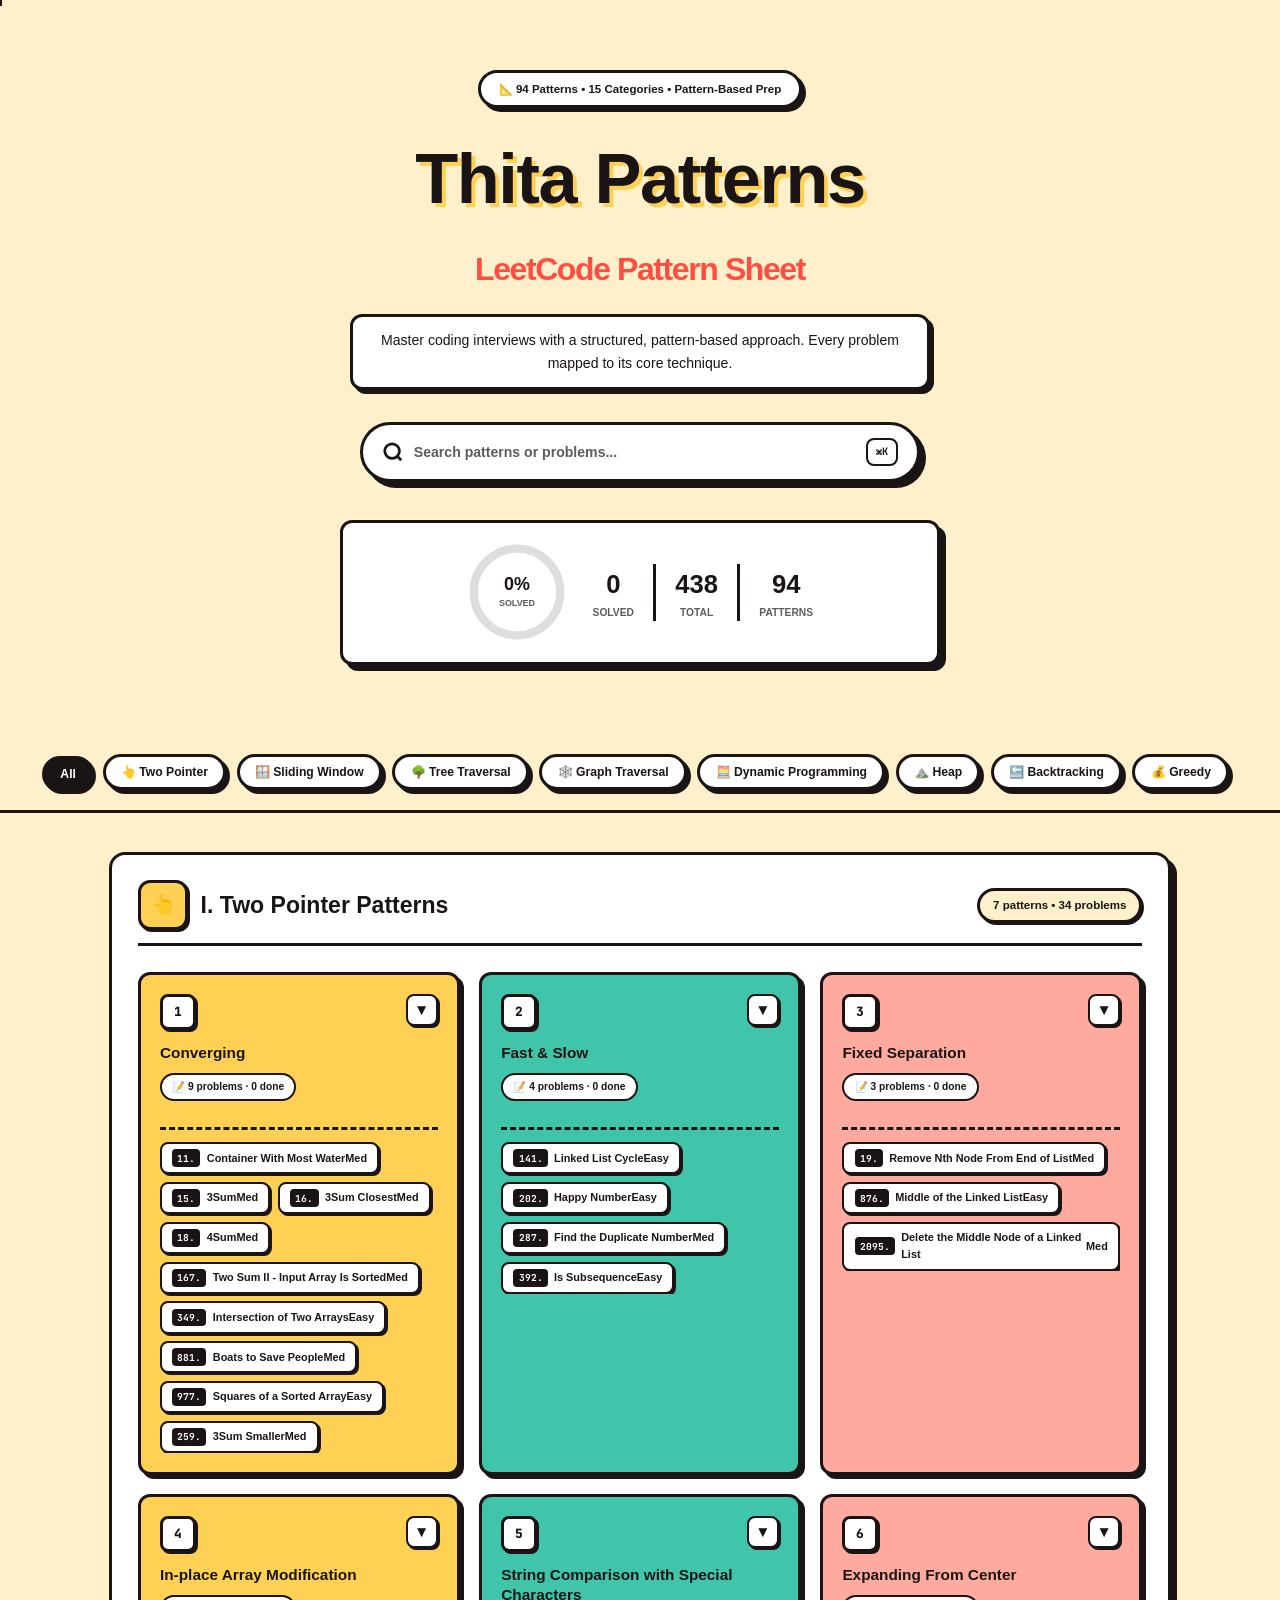
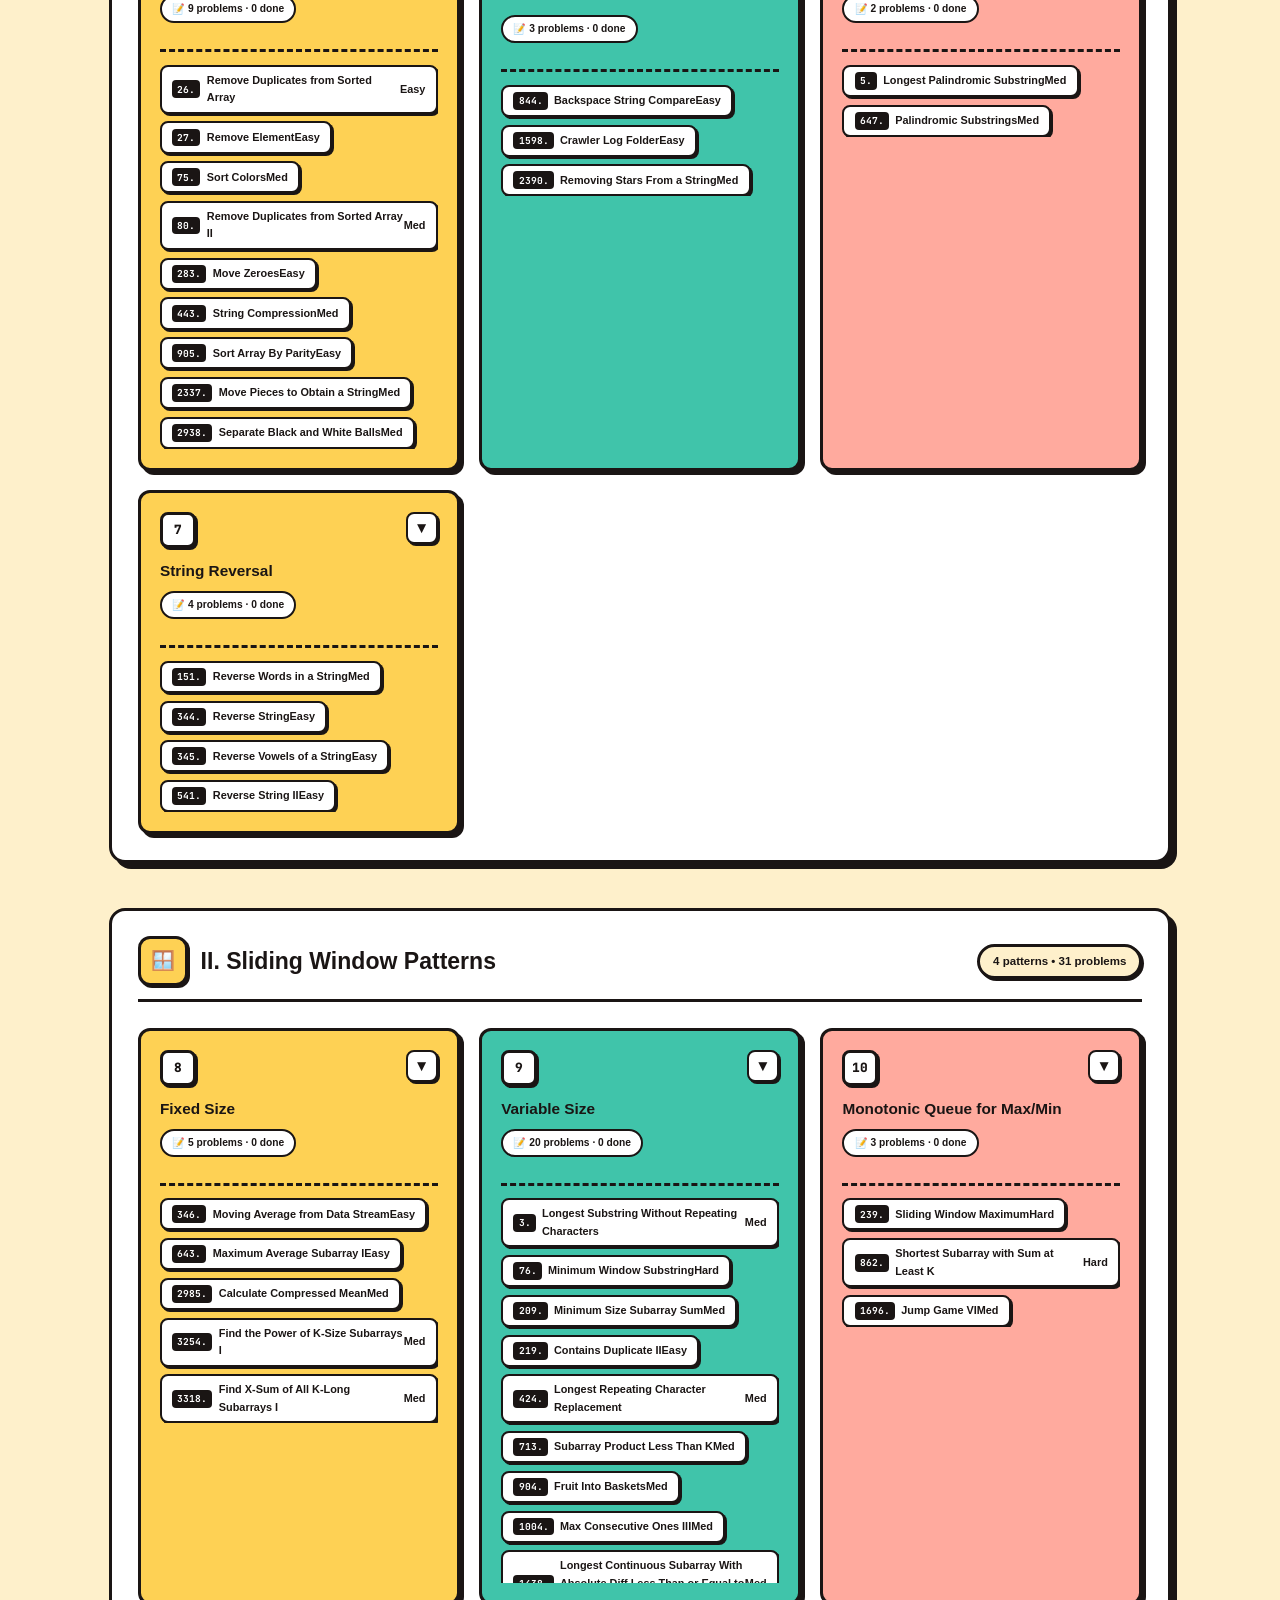
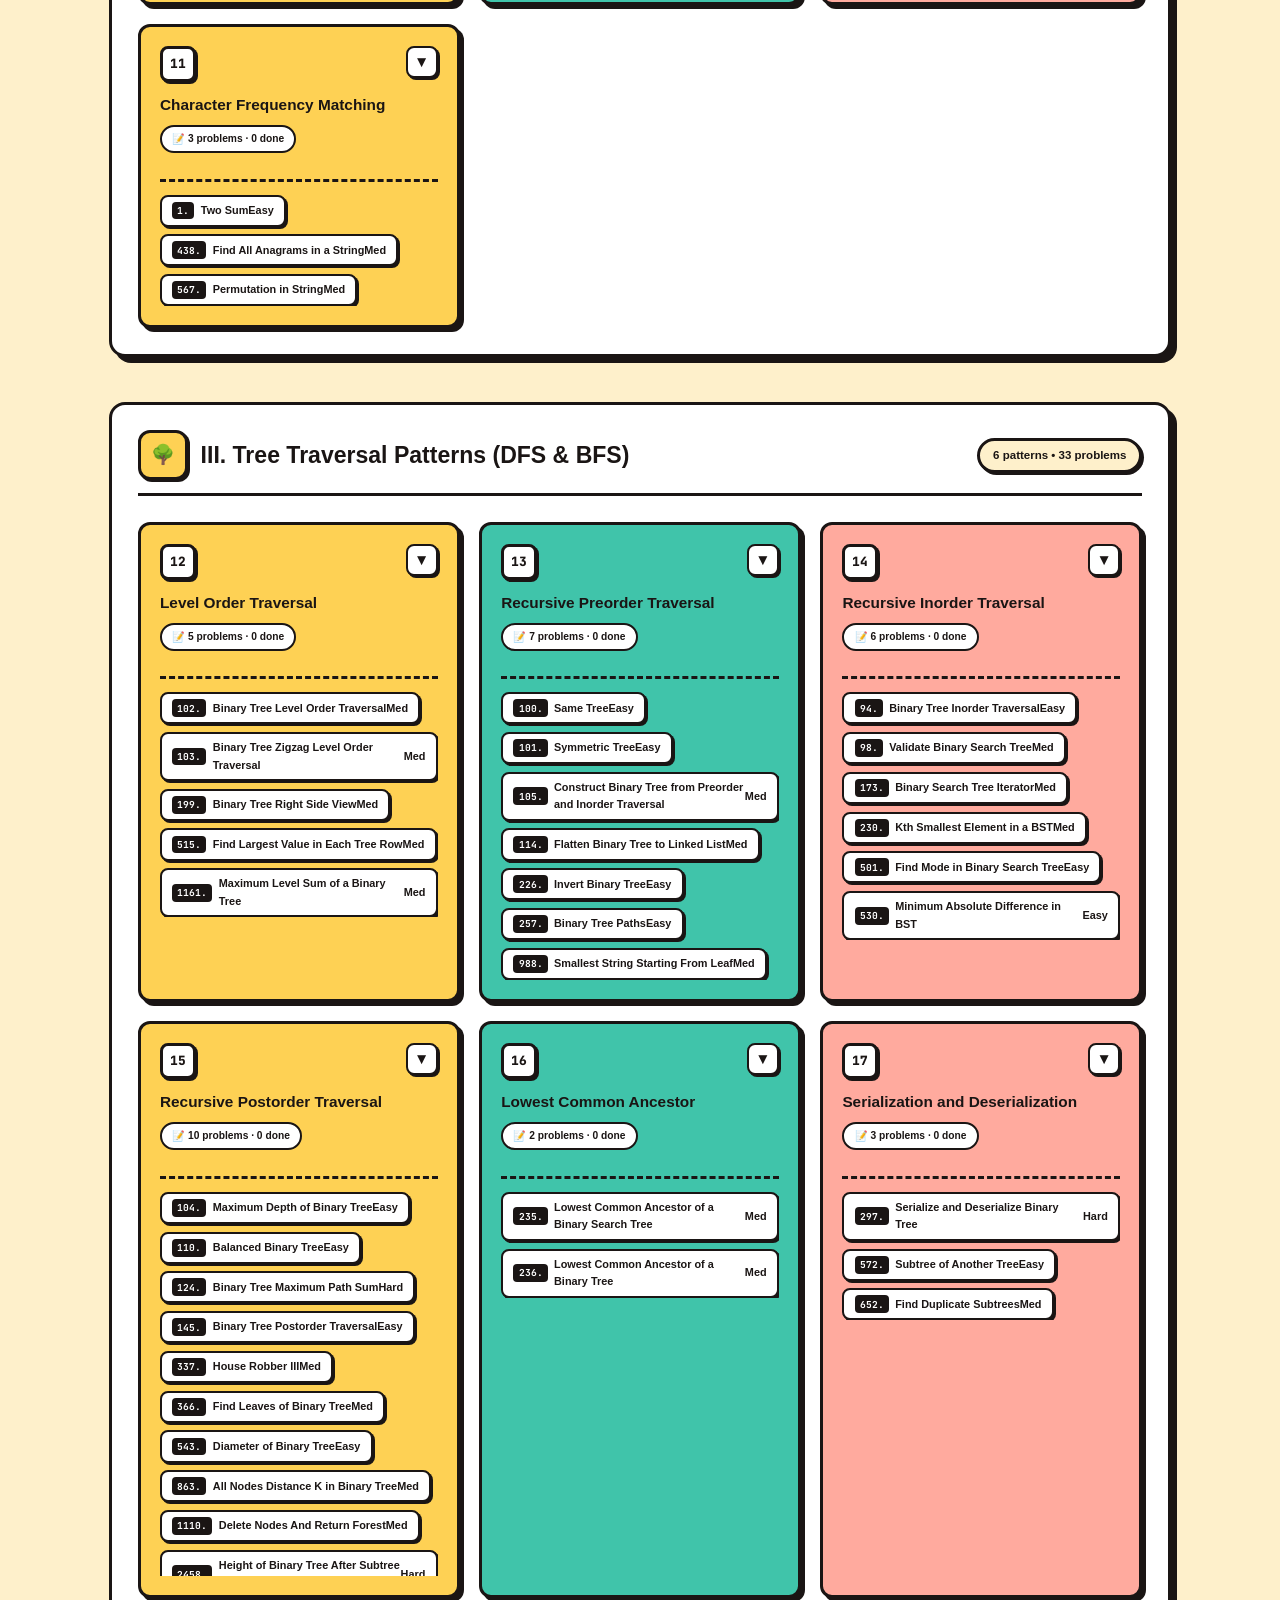
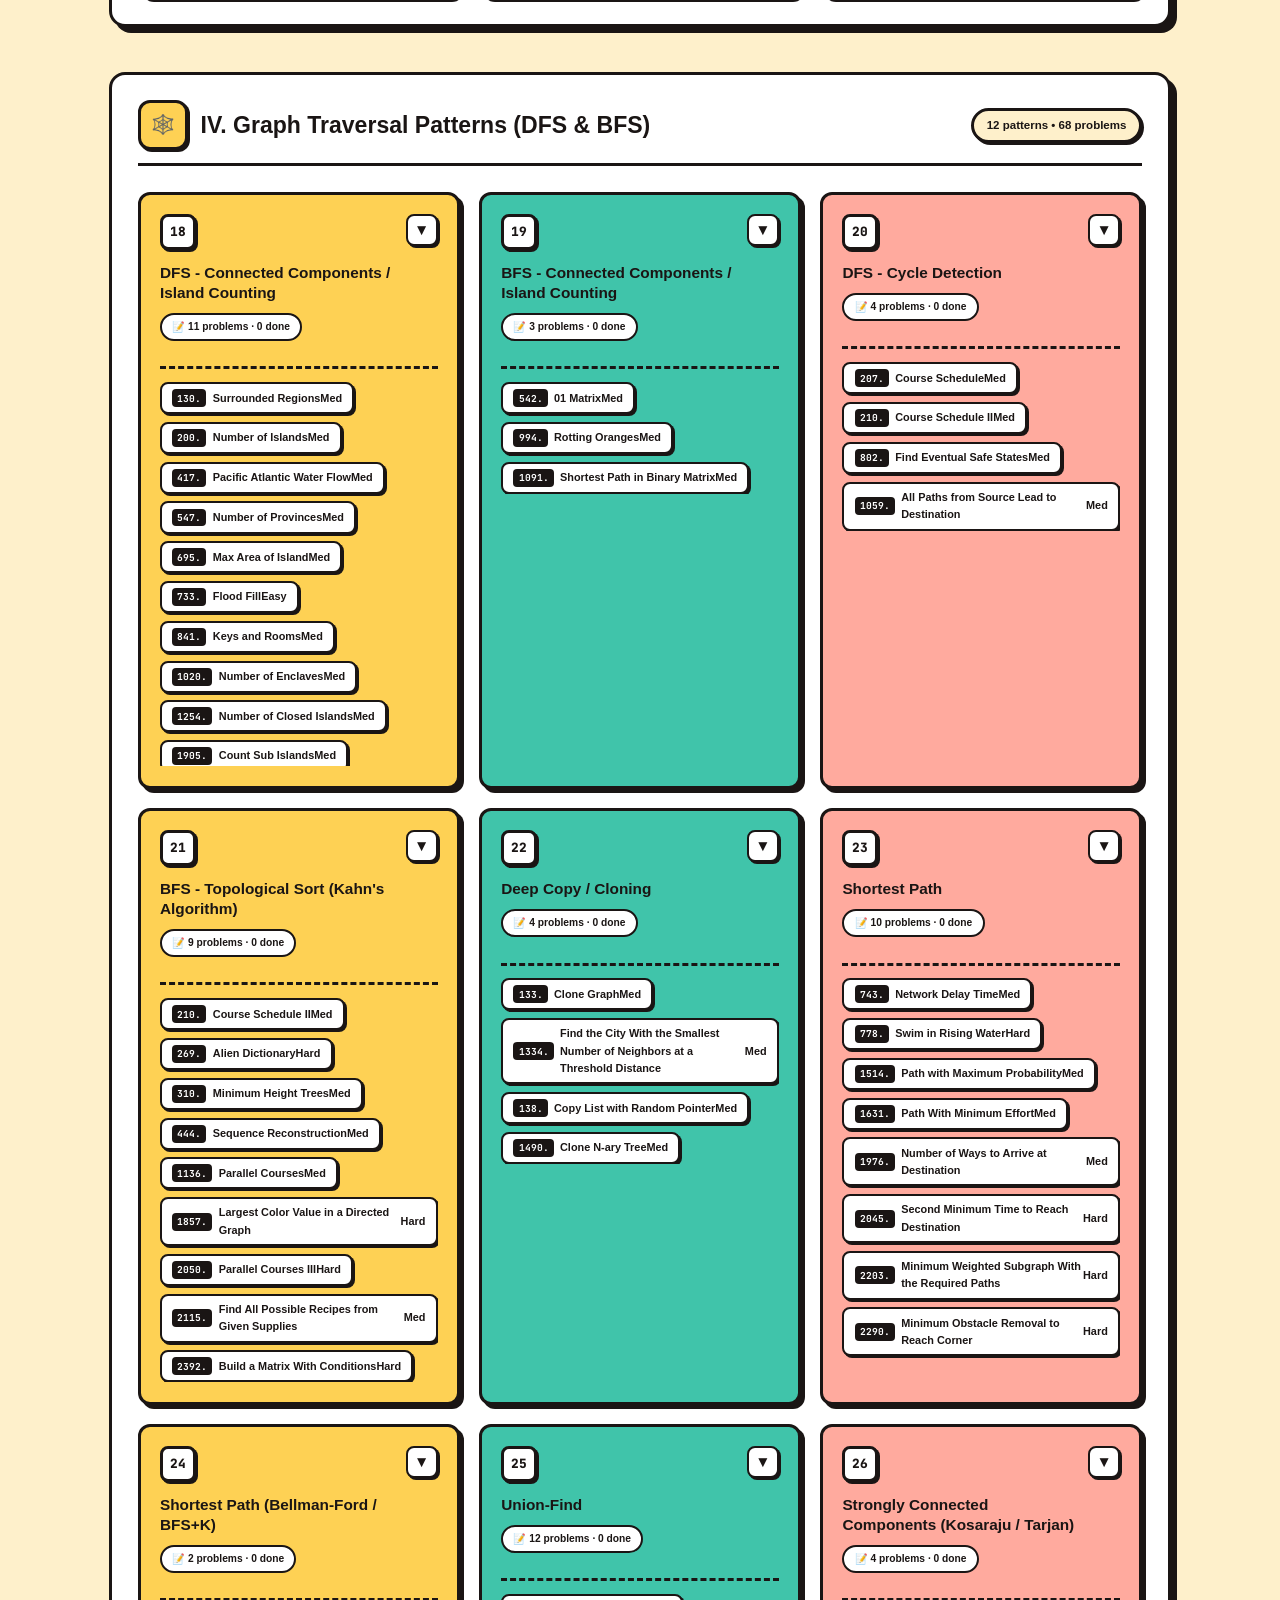
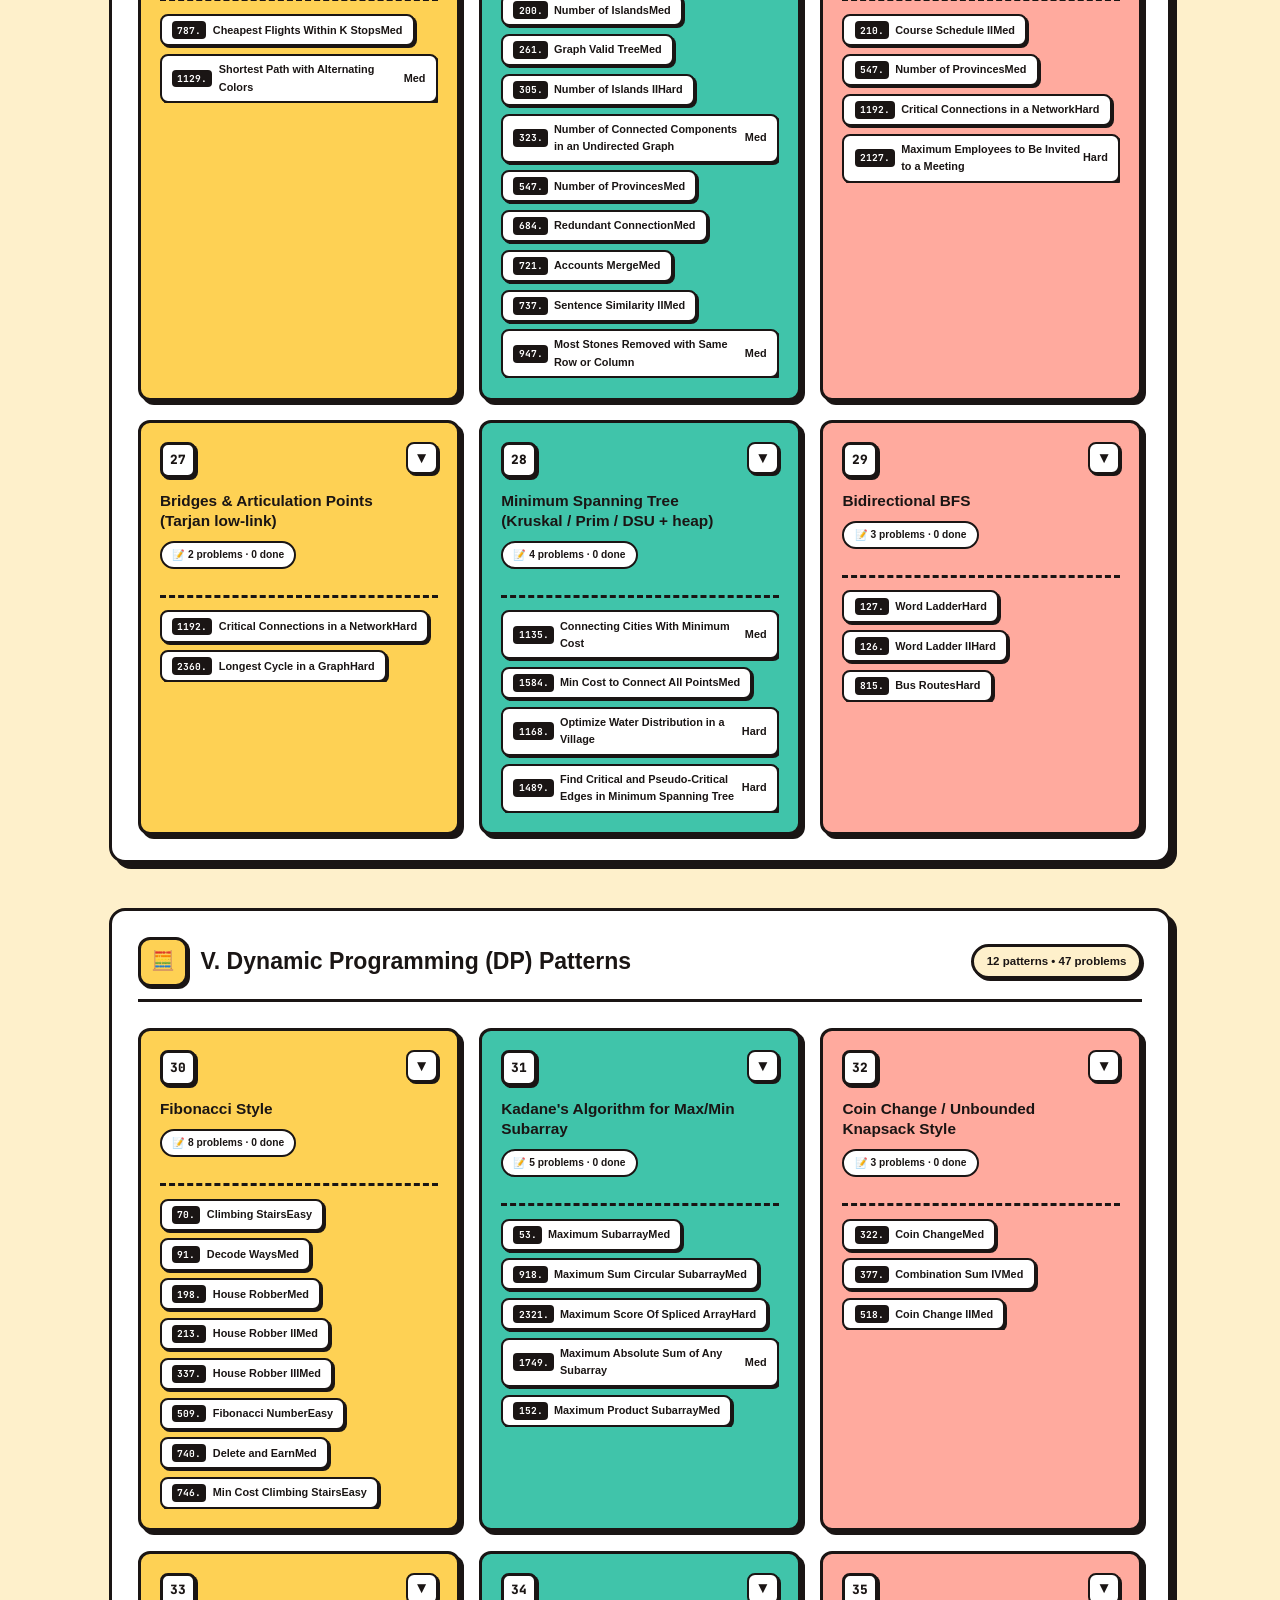
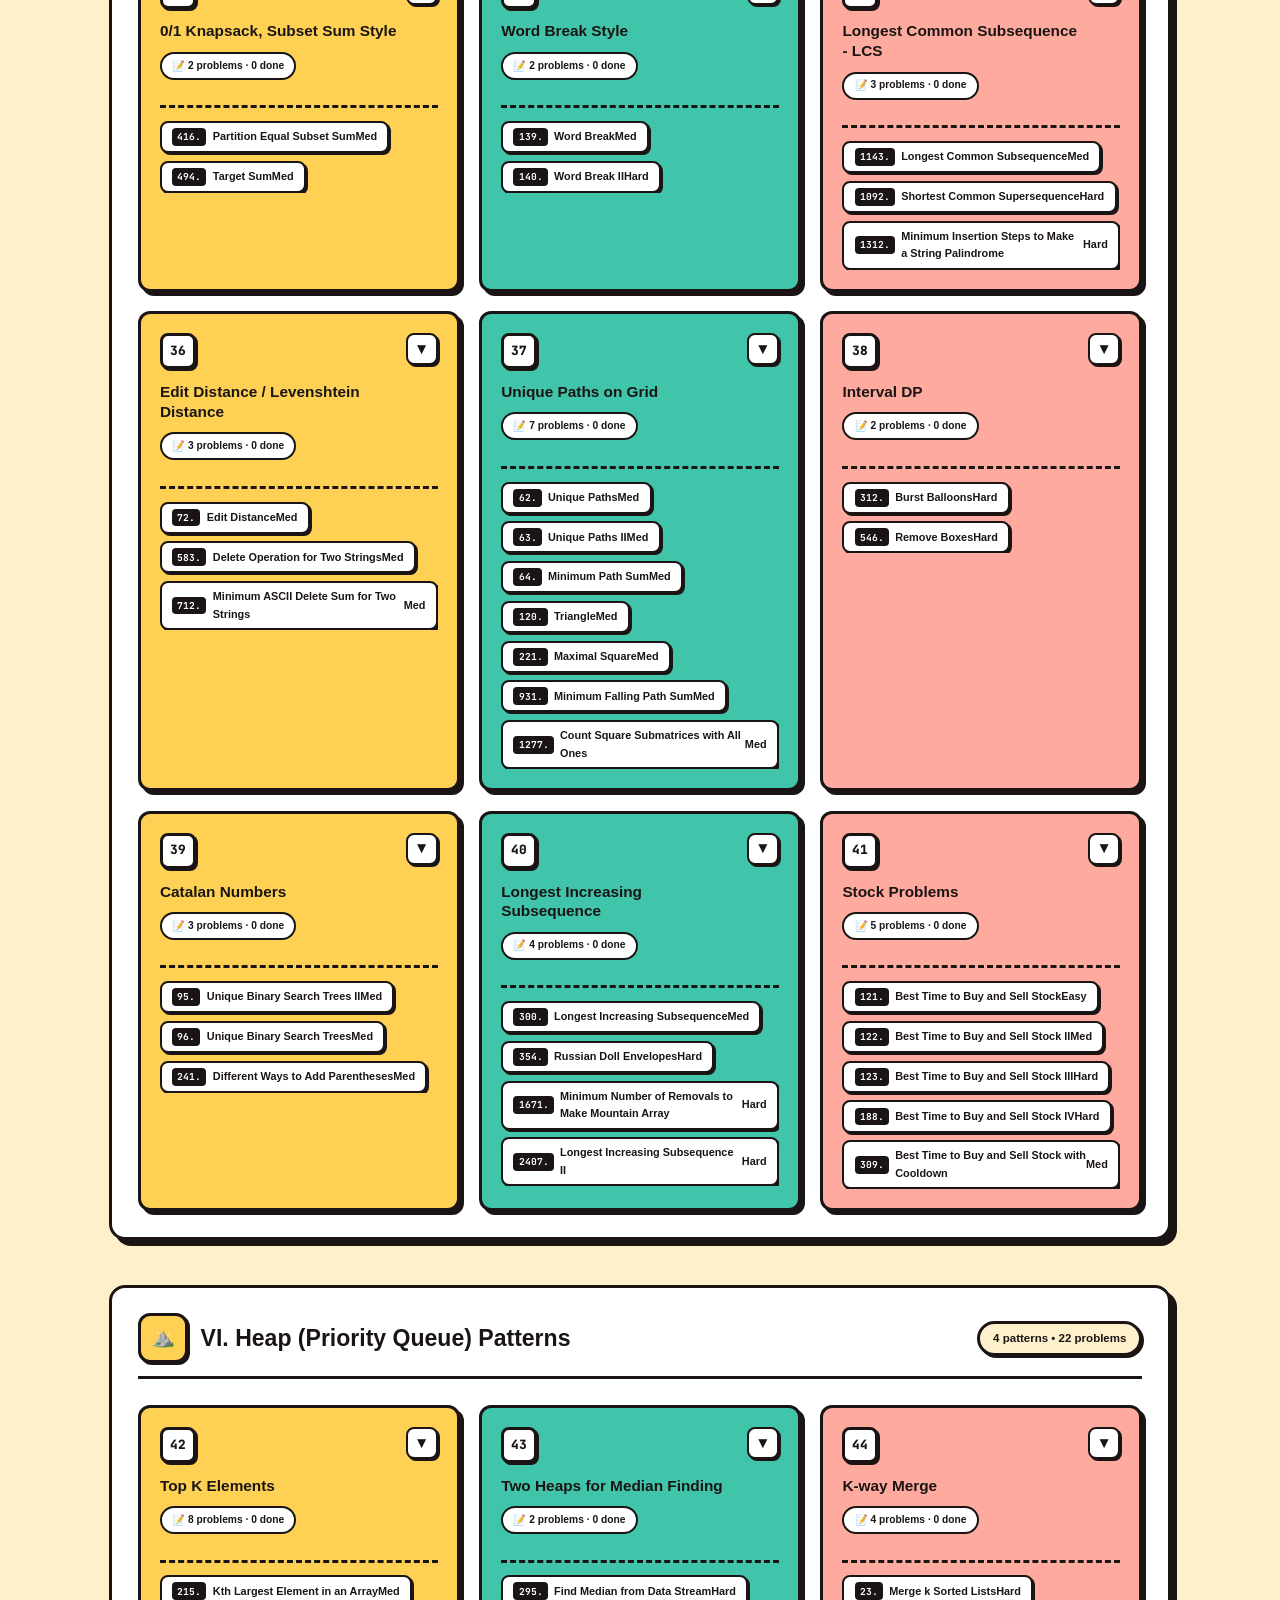
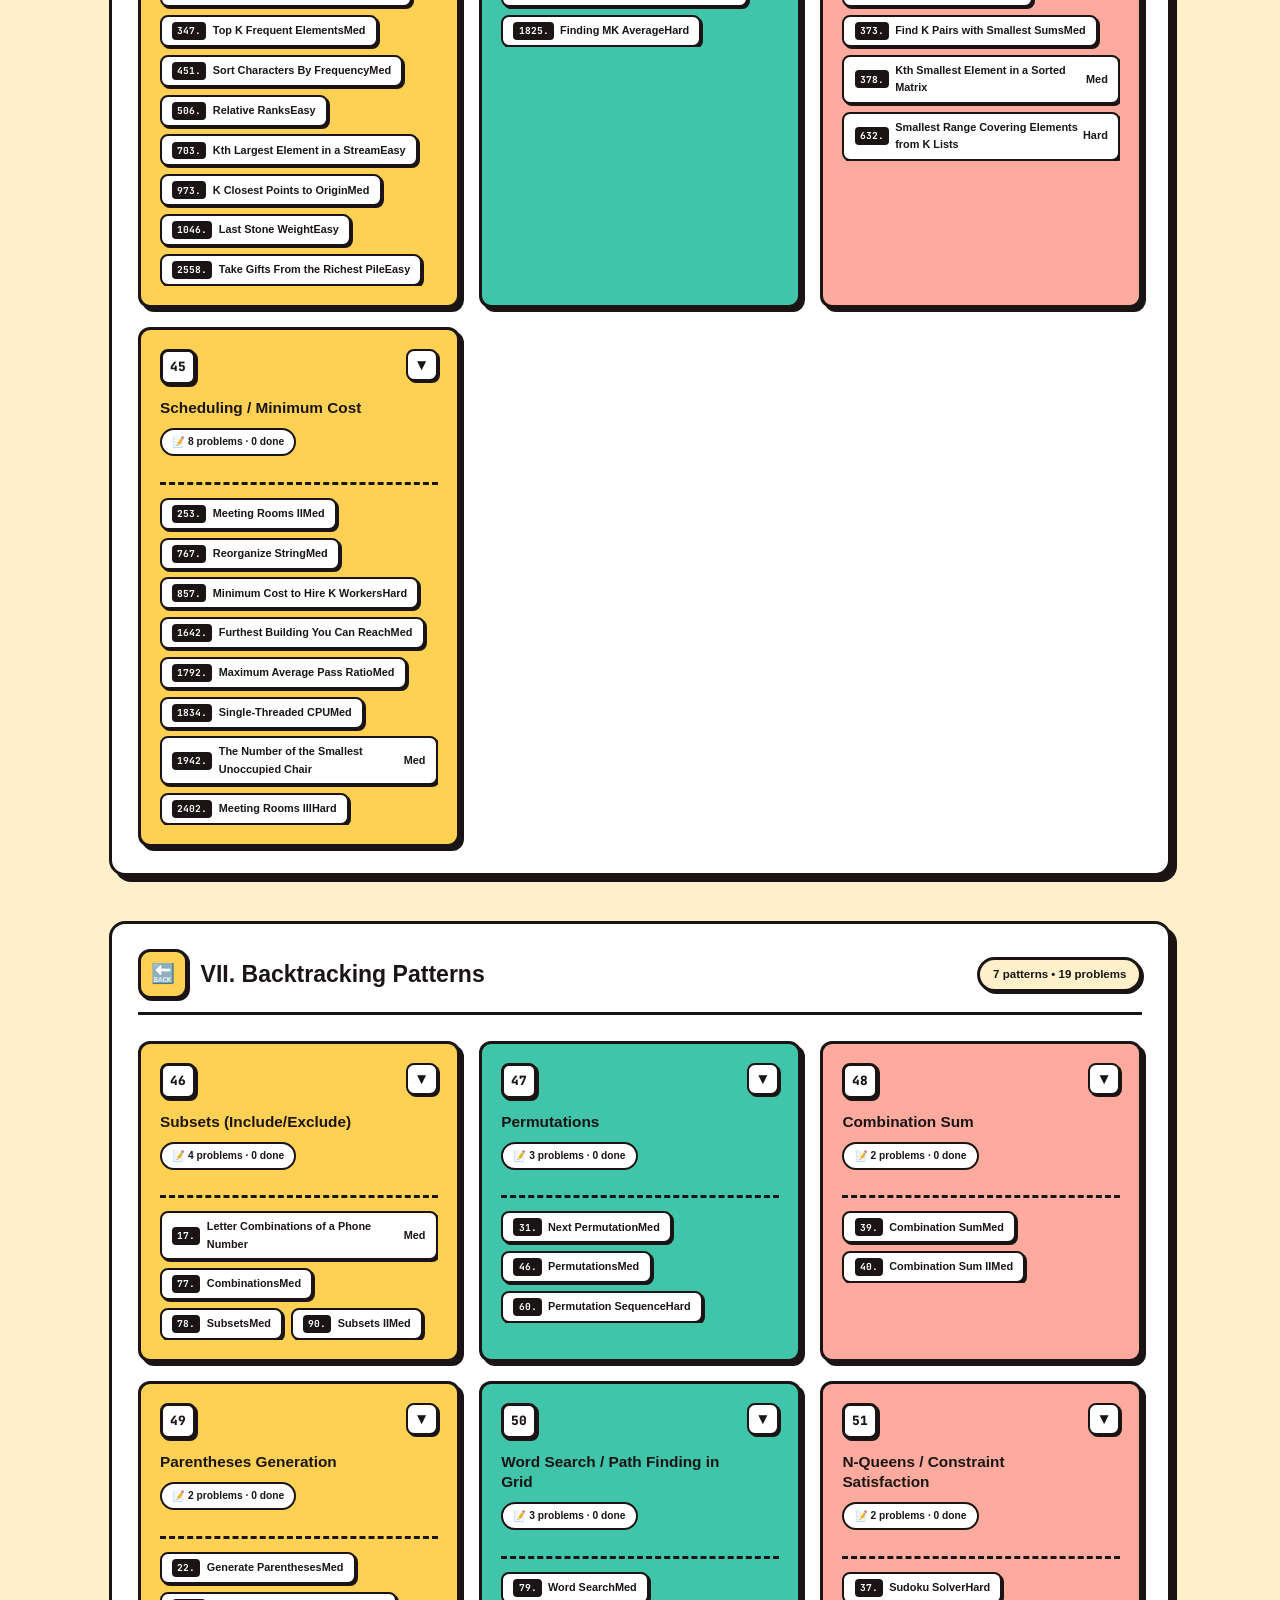
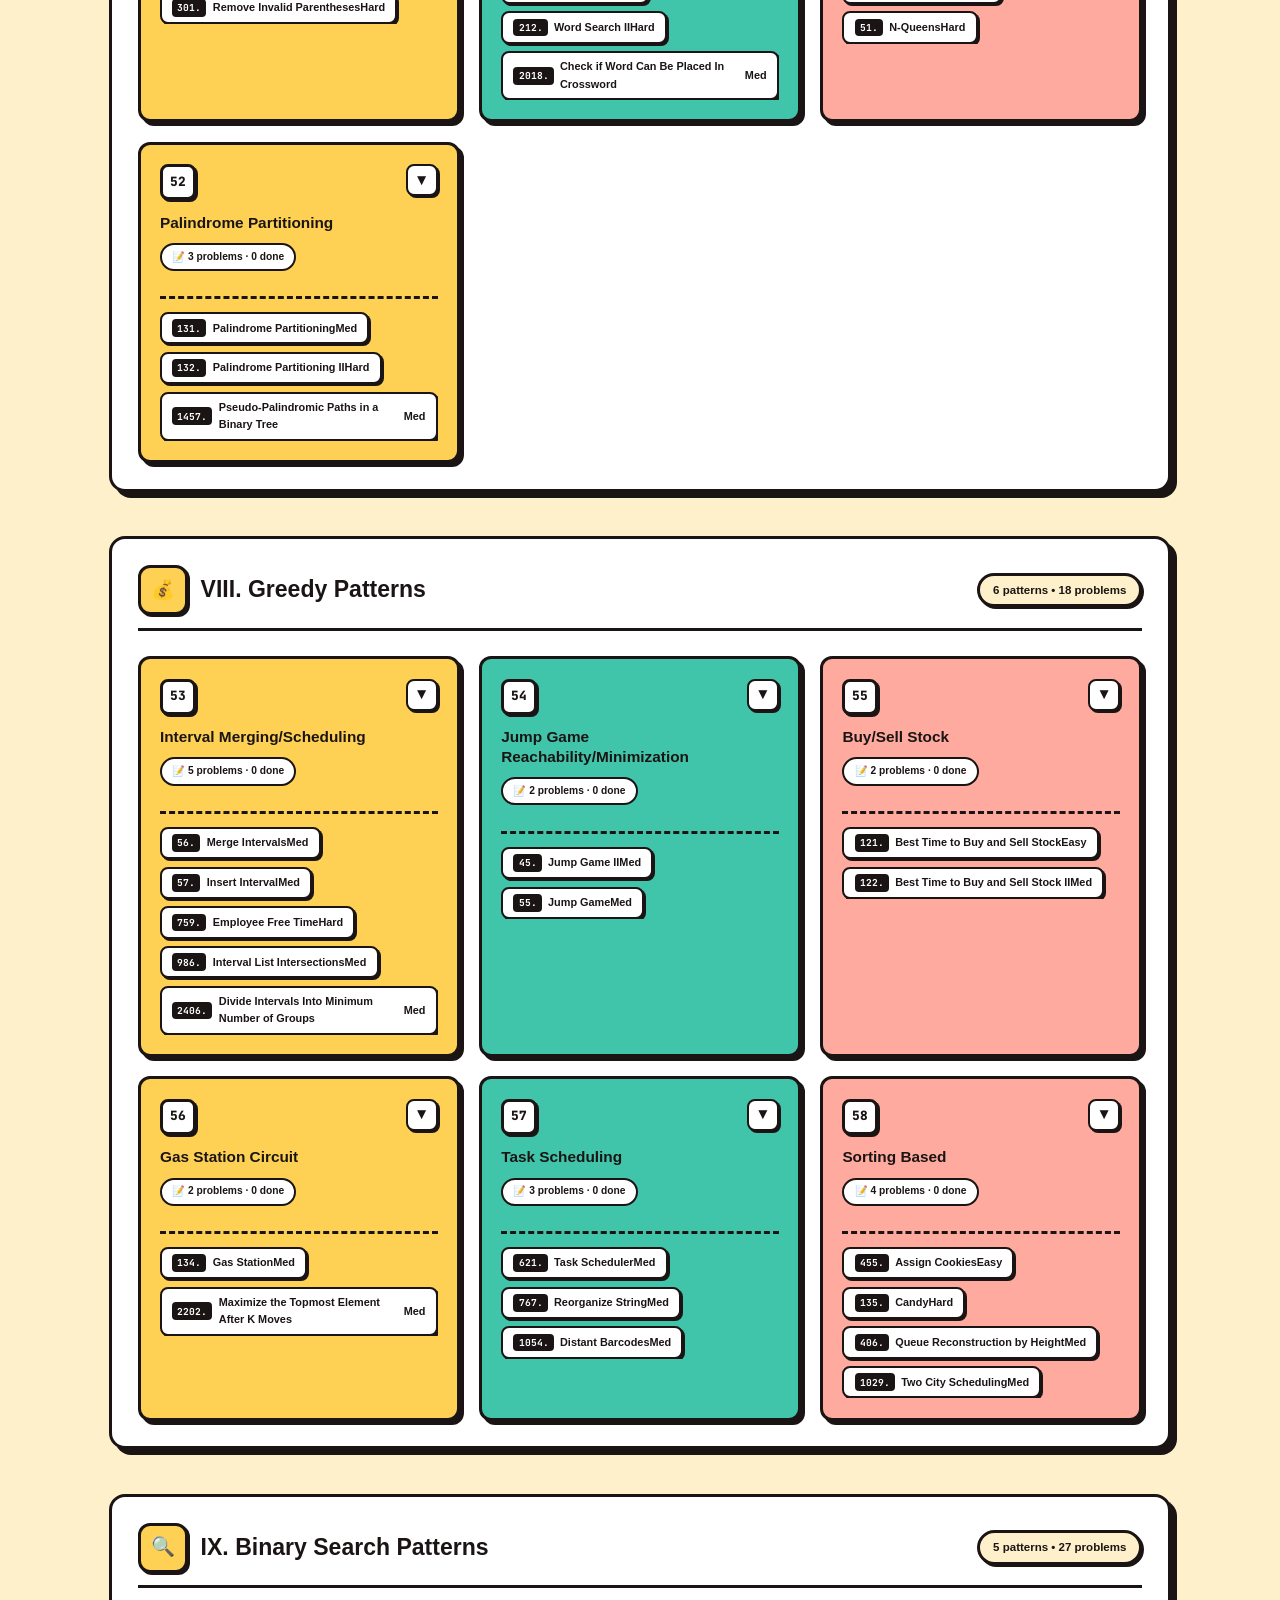
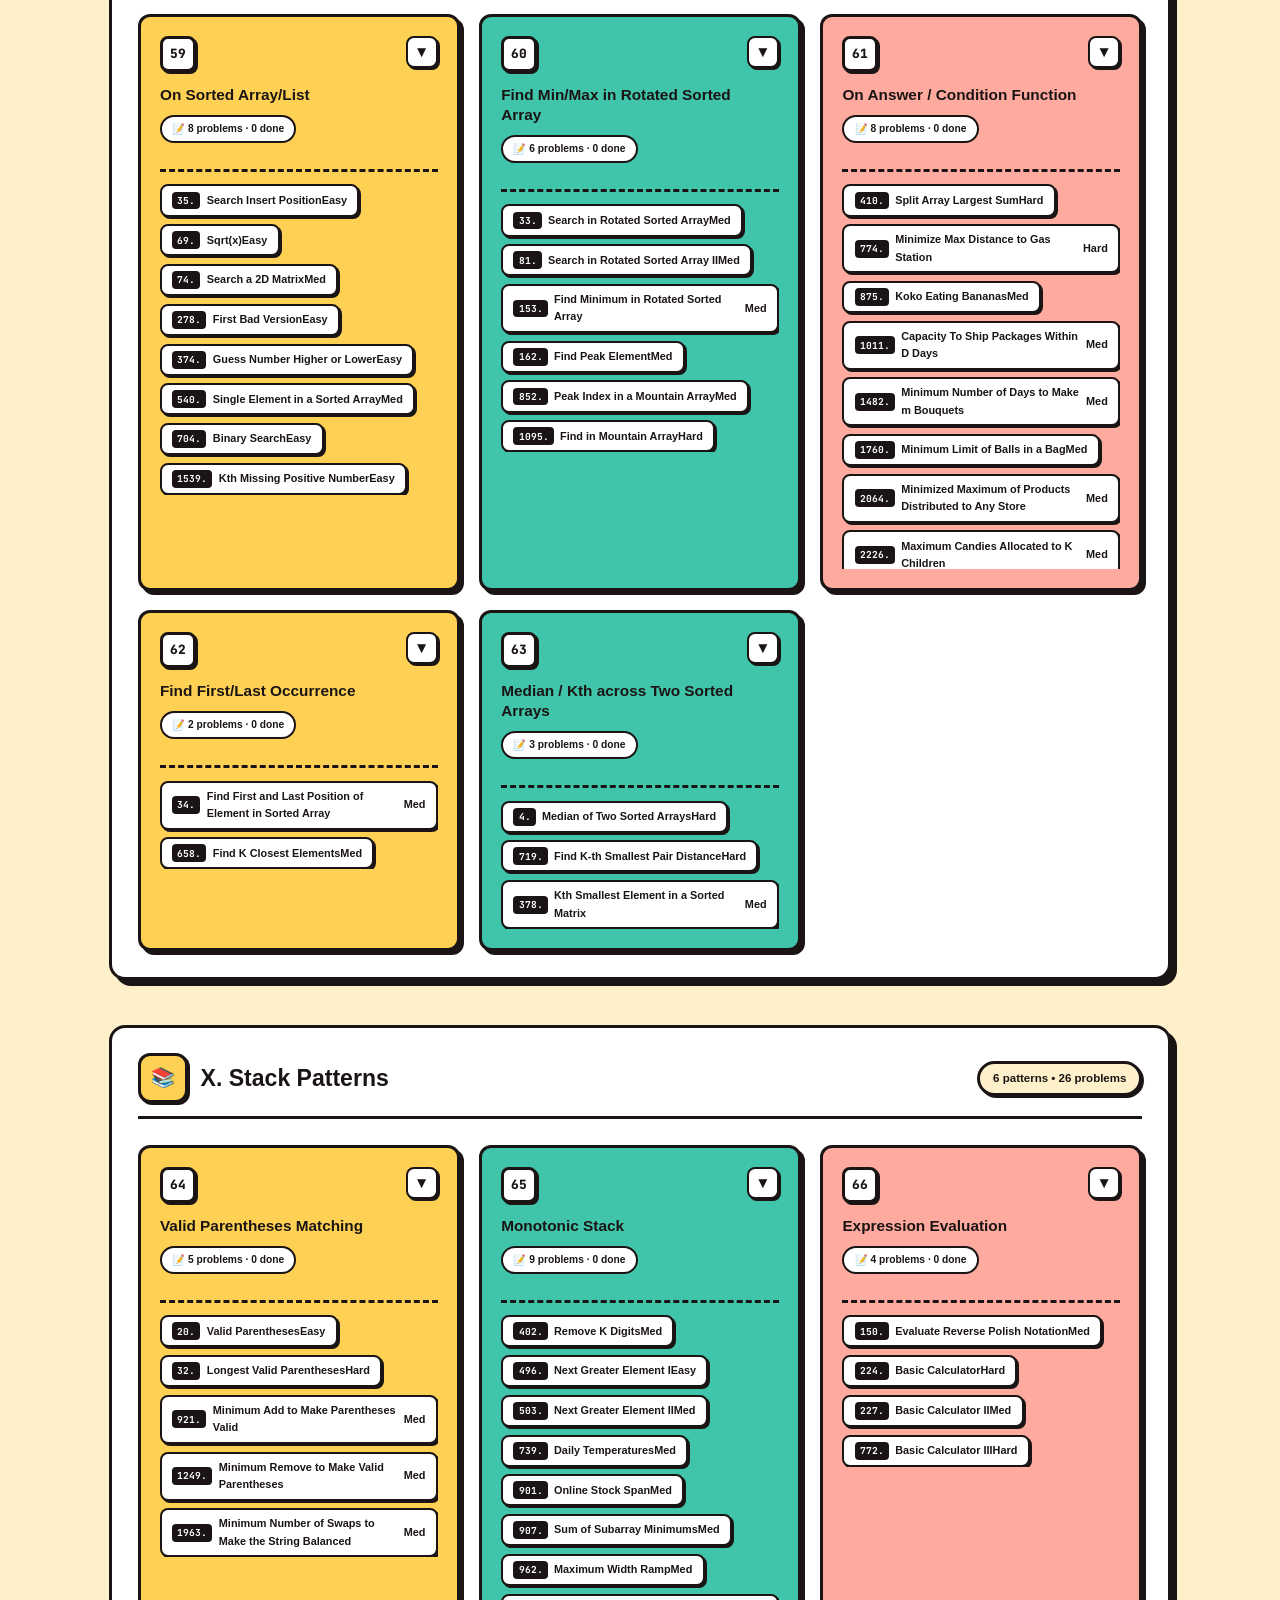
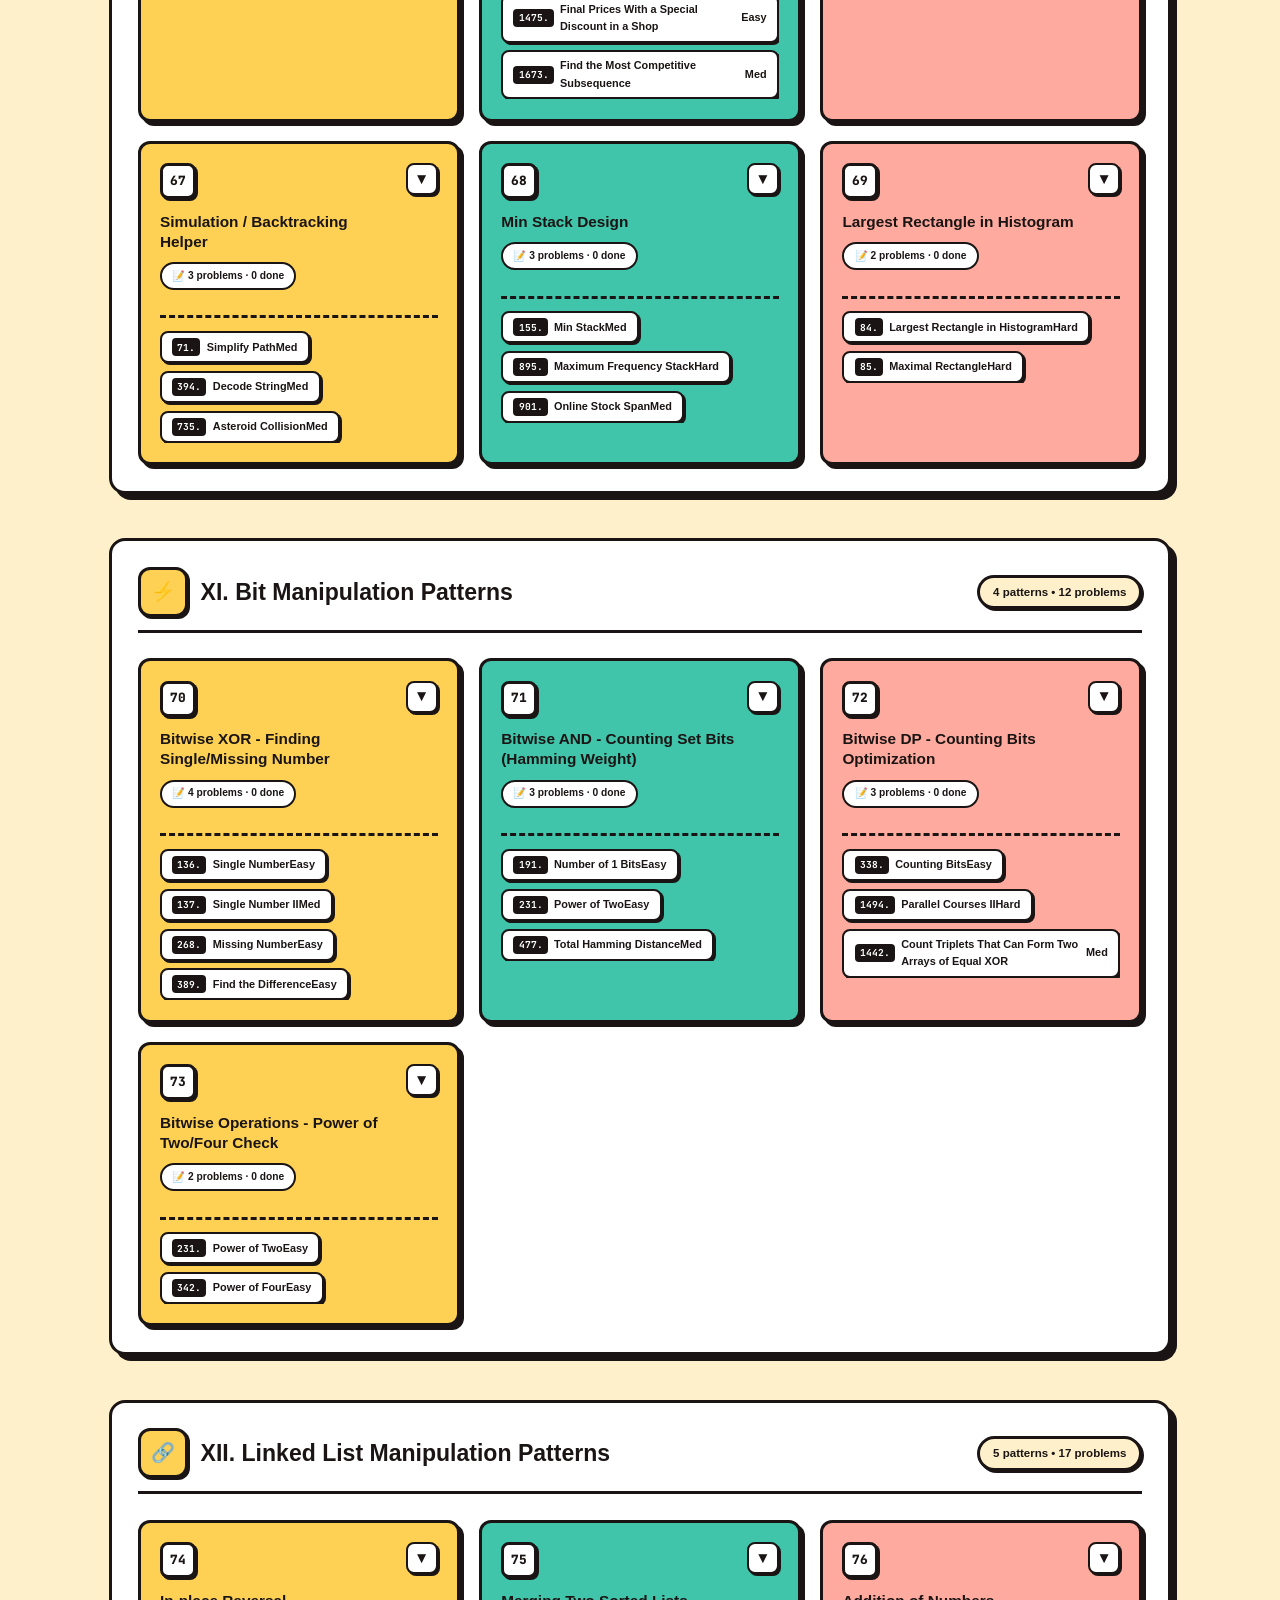
<file: index.html>
<!DOCTYPE html>
<html lang="en">

<head>
    <meta charset="UTF-8">
    <meta name="viewport" content="width=device-width, initial-scale=1.0">
    <title>Thita Patterns — LeetCode Pattern Sheet</title>
    <meta name="description"
        content="A comprehensive collection of 94 LeetCode patterns organized by category. Master coding interviews with structured pattern-based problem solving.">
    <link rel="preconnect" href="https://fonts.googleapis.com">
    <link rel="preconnect" href="https://fonts.gstatic.com" crossorigin>
    <link
        href="https://fonts.googleapis.com/css2?family=Inter:wght@300;400;500;600;700;800;900&family=JetBrains+Mono:wght@400;500&display=swap"
        rel="stylesheet">
    <link rel="stylesheet" href="style.css">
</head>

<body>
    <!-- Progress bar -->
    <div class="progress-bar" id="progressBar"></div>

    <!-- Animated background -->
    <div class="bg-grid"></div>
    <div class="glow glow-1"></div>
    <div class="glow glow-2"></div>
    <div class="glow glow-3"></div>

    <!-- Header -->
    <header class="hero">
        <div class="hero-badge">📐 94 Patterns • 15 Categories • Pattern-Based Prep</div>
        <h1 class="hero-title">
            <span class="gradient-text">Thita Patterns</span>
            <br>
            <span class="subtitle">LeetCode Pattern Sheet</span>
        </h1>
        <p class="hero-desc">Master coding interviews with a structured, pattern-based approach. Every problem mapped to
            its core technique.</p>

        <div class="search-container">
            <div class="search-box">
                <svg class="search-icon" viewBox="0 0 24 24" fill="none" stroke="currentColor" stroke-width="2">
                    <circle cx="11" cy="11" r="8" />
                    <path d="m21 21-4.35-4.35" />
                </svg>
                <input type="text" id="searchInput" placeholder="Search patterns or problems..." autocomplete="off">
                <kbd class="search-kbd">⌘K</kbd>
            </div>
        </div>

        <!-- Overall progress -->
        <div class="overall-progress" id="overallProgress">
            <div class="progress-ring-container">
                <svg class="progress-ring" viewBox="0 0 120 120">
                    <circle class="progress-ring-bg" cx="60" cy="60" r="52" />
                    <circle class="progress-ring-fill" id="progressRing" cx="60" cy="60" r="52" />
                </svg>
                <div class="progress-ring-text">
                    <span class="progress-pct" id="progressPct">0%</span>
                    <span class="progress-label">solved</span>
                </div>
            </div>
            <div class="progress-stats">
                <div class="progress-stat">
                    <span class="progress-stat-num" id="solvedCount">0</span>
                    <span class="progress-stat-label">Solved</span>
                </div>
                <div class="stat-divider"></div>
                <div class="progress-stat">
                    <span class="progress-stat-num" id="totalCount">0</span>
                    <span class="progress-stat-label">Total</span>
                </div>
                <div class="stat-divider"></div>
                <div class="progress-stat">
                    <span class="progress-stat-num" id="patternCount">94</span>
                    <span class="progress-stat-label">Patterns</span>
                </div>
            </div>
        </div>
    </header>

    <!-- Category Navigation -->
    <nav class="category-nav" id="categoryNav">
        <div class="nav-track">
            <button class="nav-pill active" data-category="all">All</button>
        </div>
    </nav>

    <!-- Main Content -->
    <main class="content" id="mainContent">
        <!-- Categories are dynamically generated -->
    </main>

    <!-- Footer -->
    <footer class="footer">
        <p>Built with ❤️ from <strong>Swati's Leetcode Pattern Sheet</strong></p>
        <p class="footer-sub">Thita Patterns • Crack the code, one pattern at a time.</p>
    </footer>

    <!-- Back to top -->
    <button class="back-to-top" id="backToTop" aria-label="Back to top">
        <svg viewBox="0 0 24 24" fill="none" stroke="currentColor" stroke-width="2.5">
            <path d="M18 15l-6-6-6 6" />
        </svg>
    </button>

    <script src="app.js"></script>
</body>

</html>
</file>
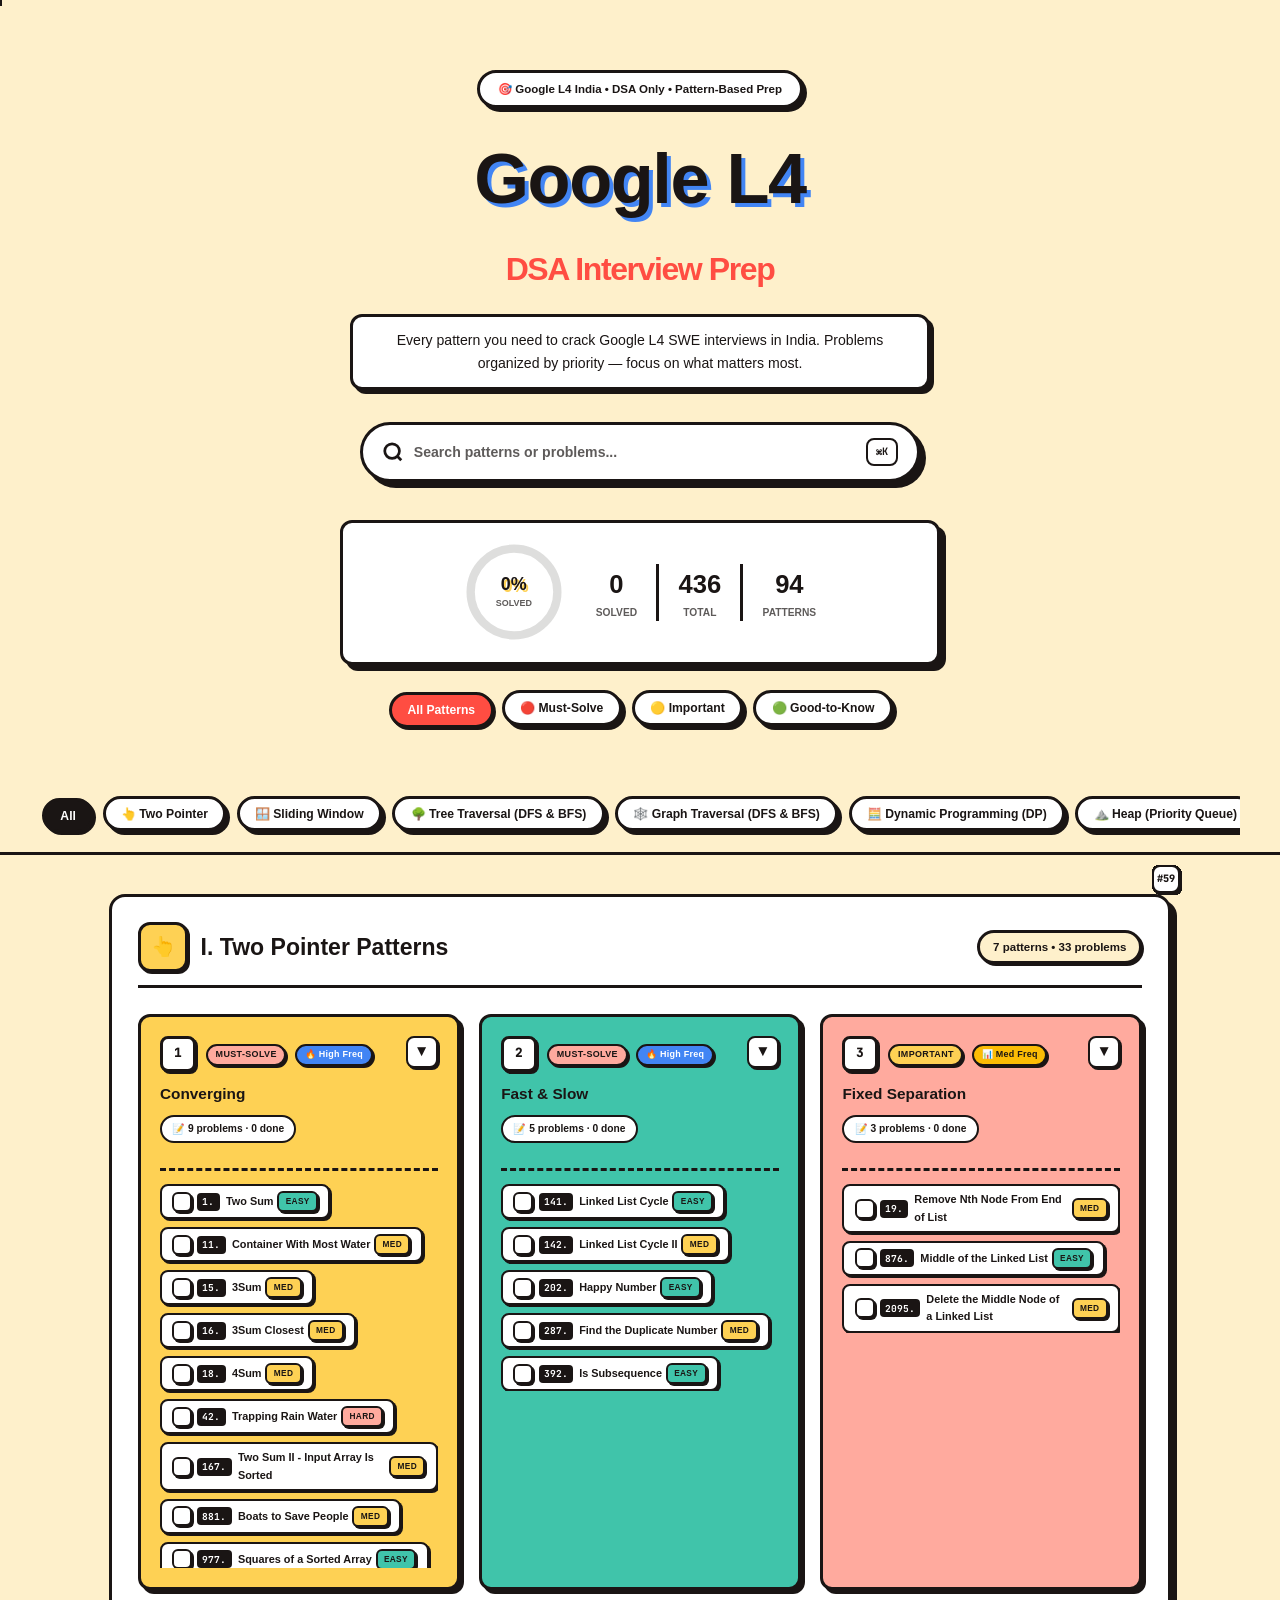
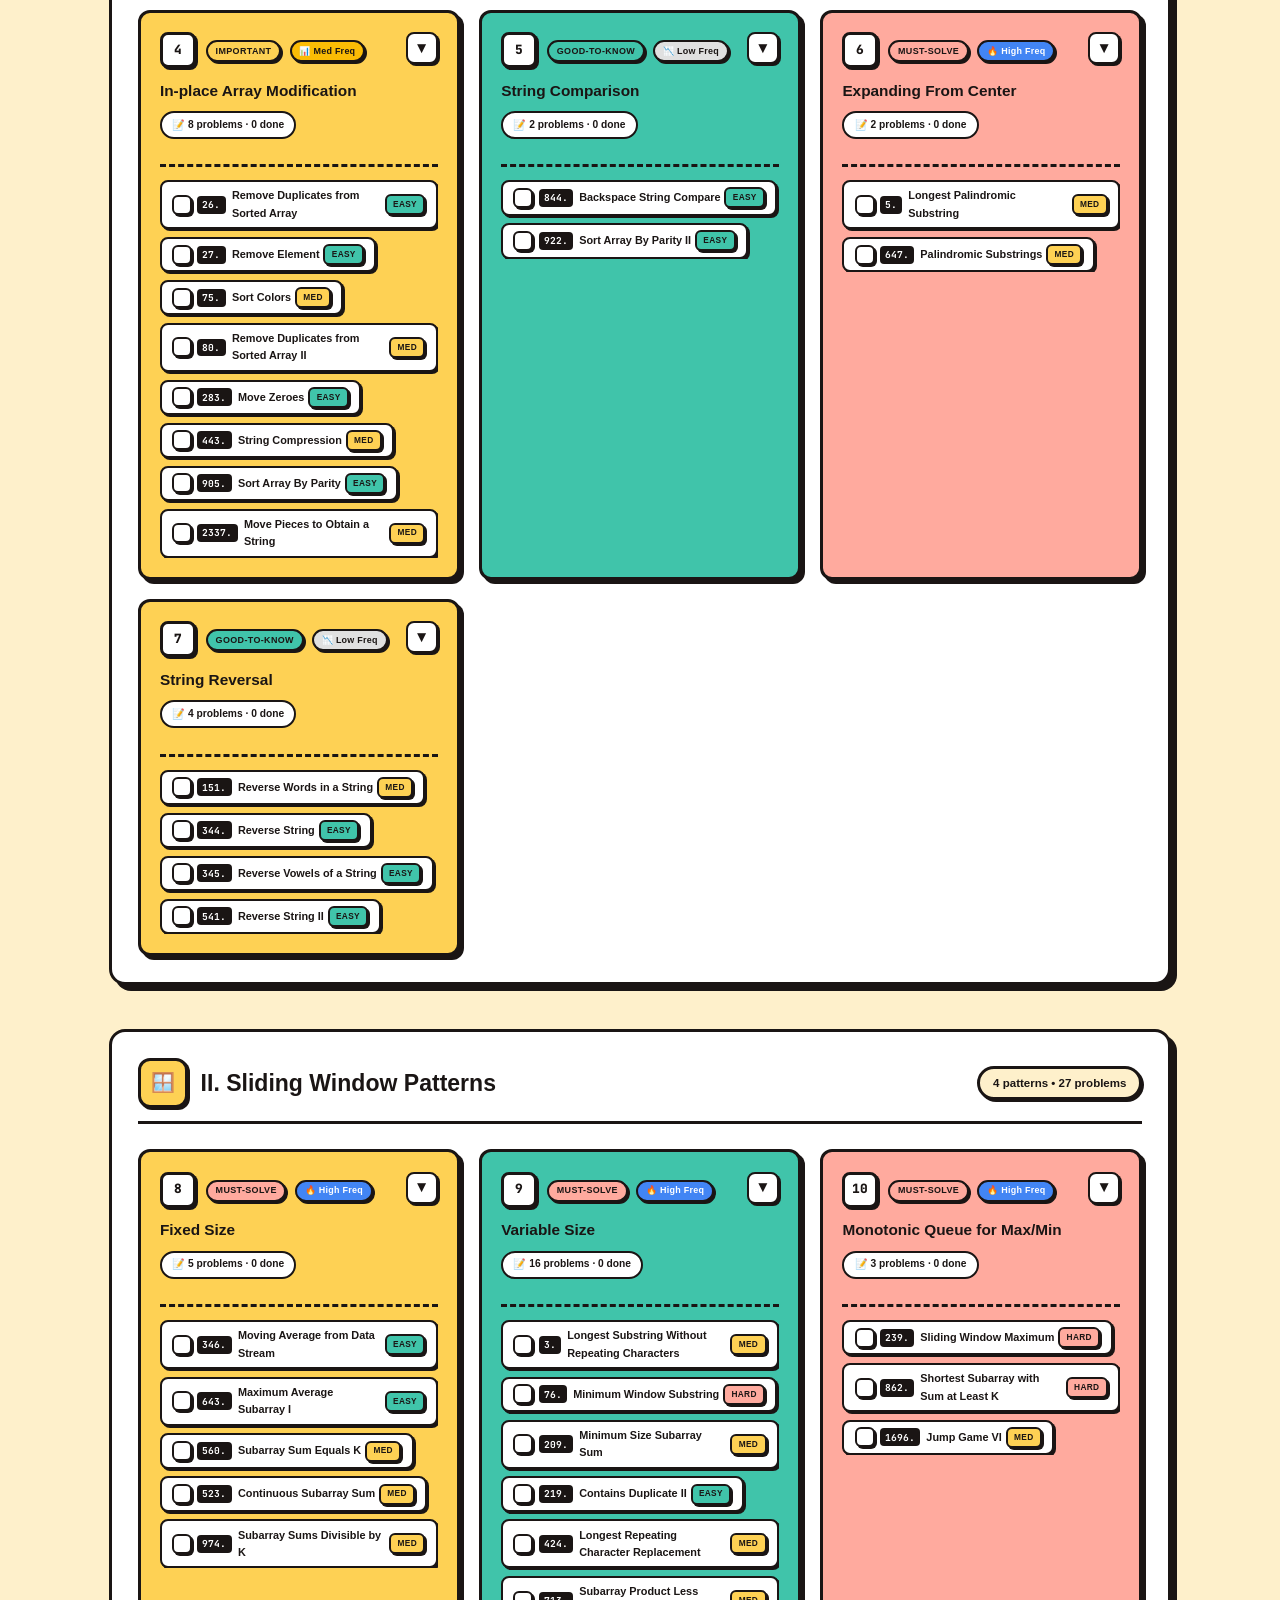
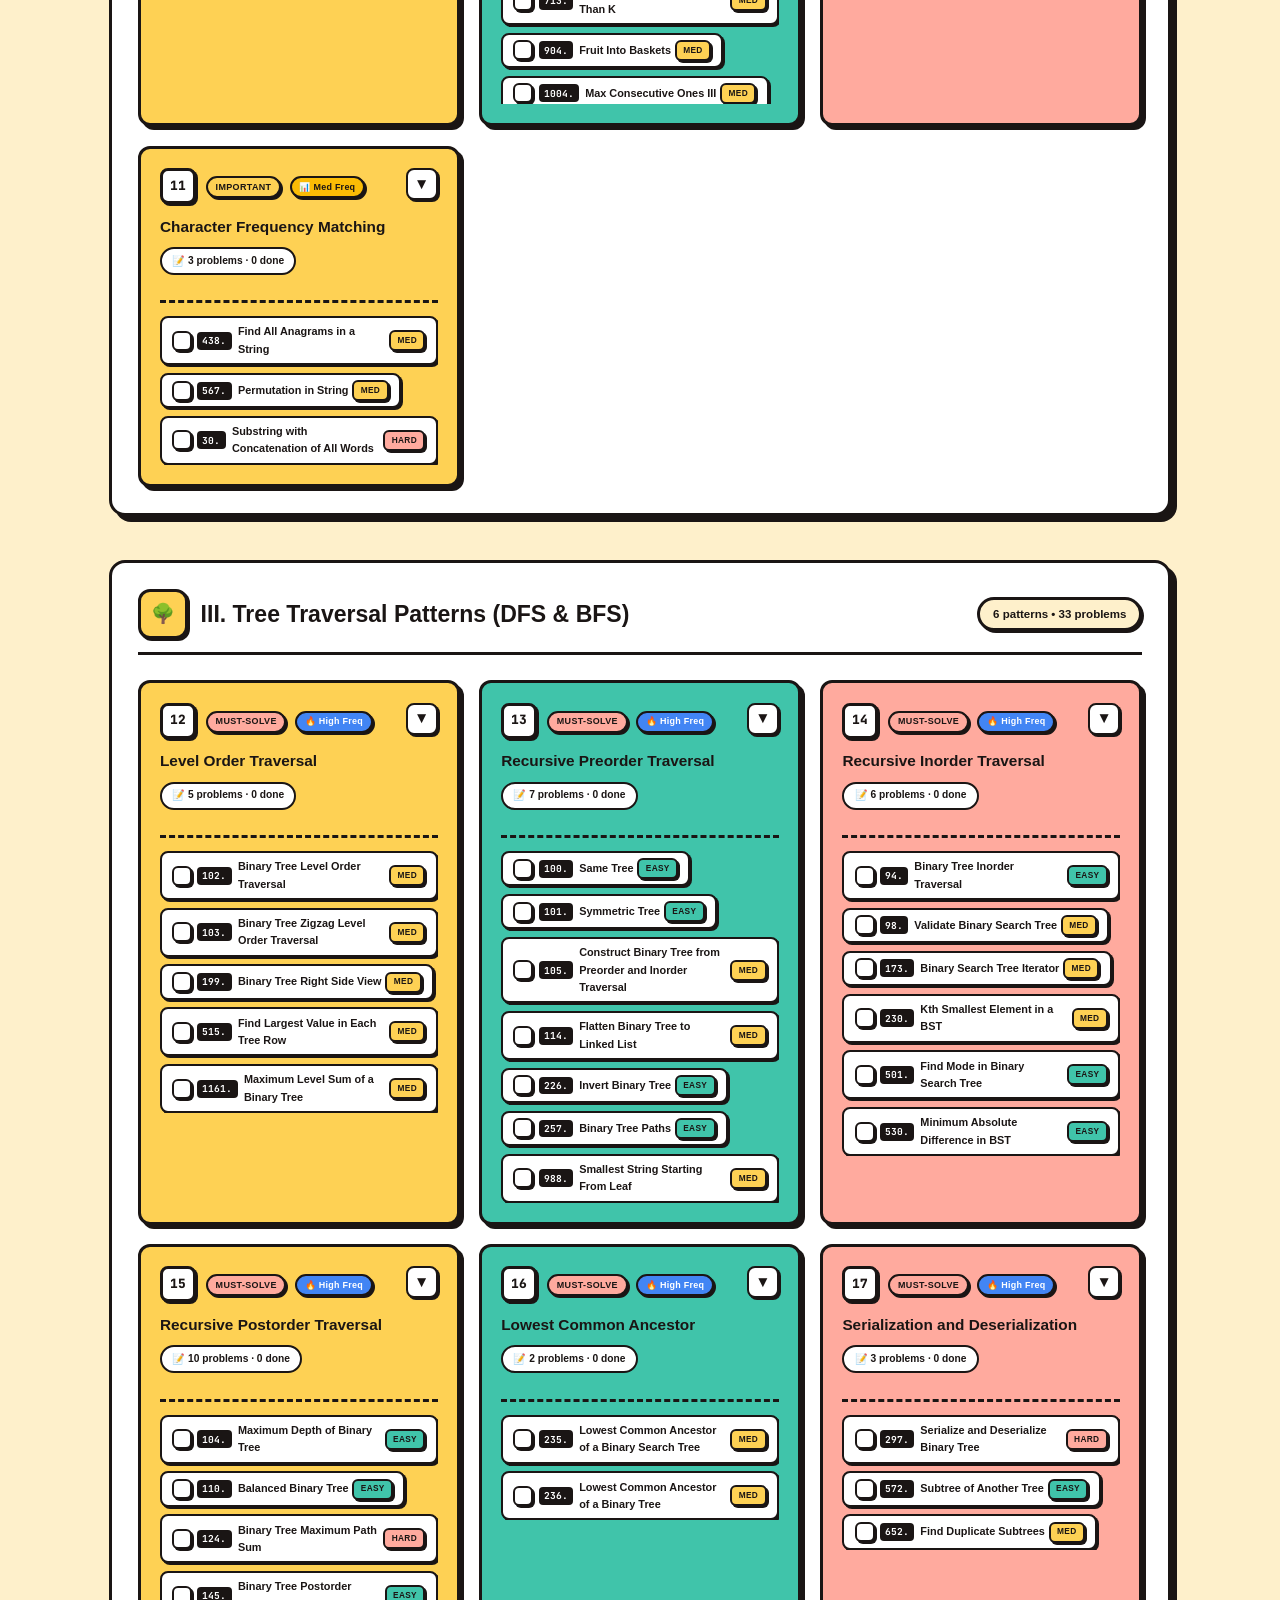
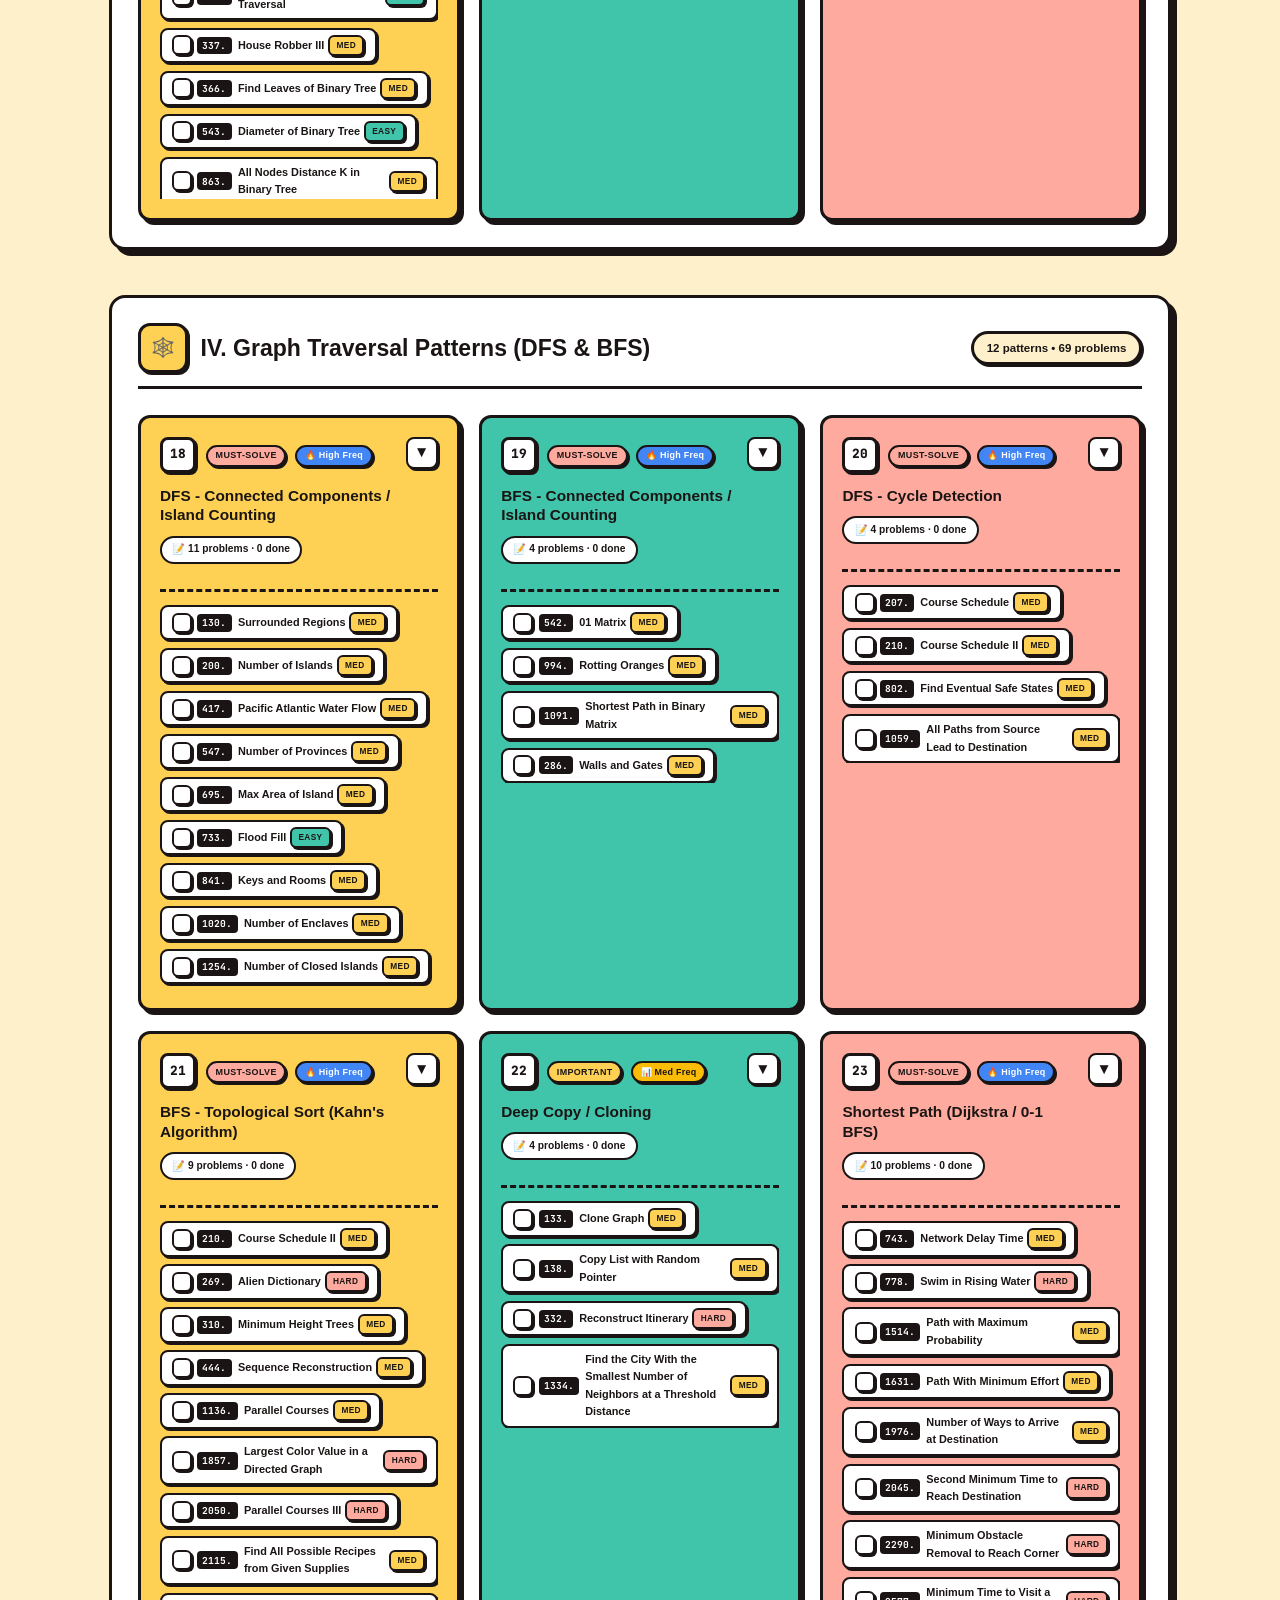
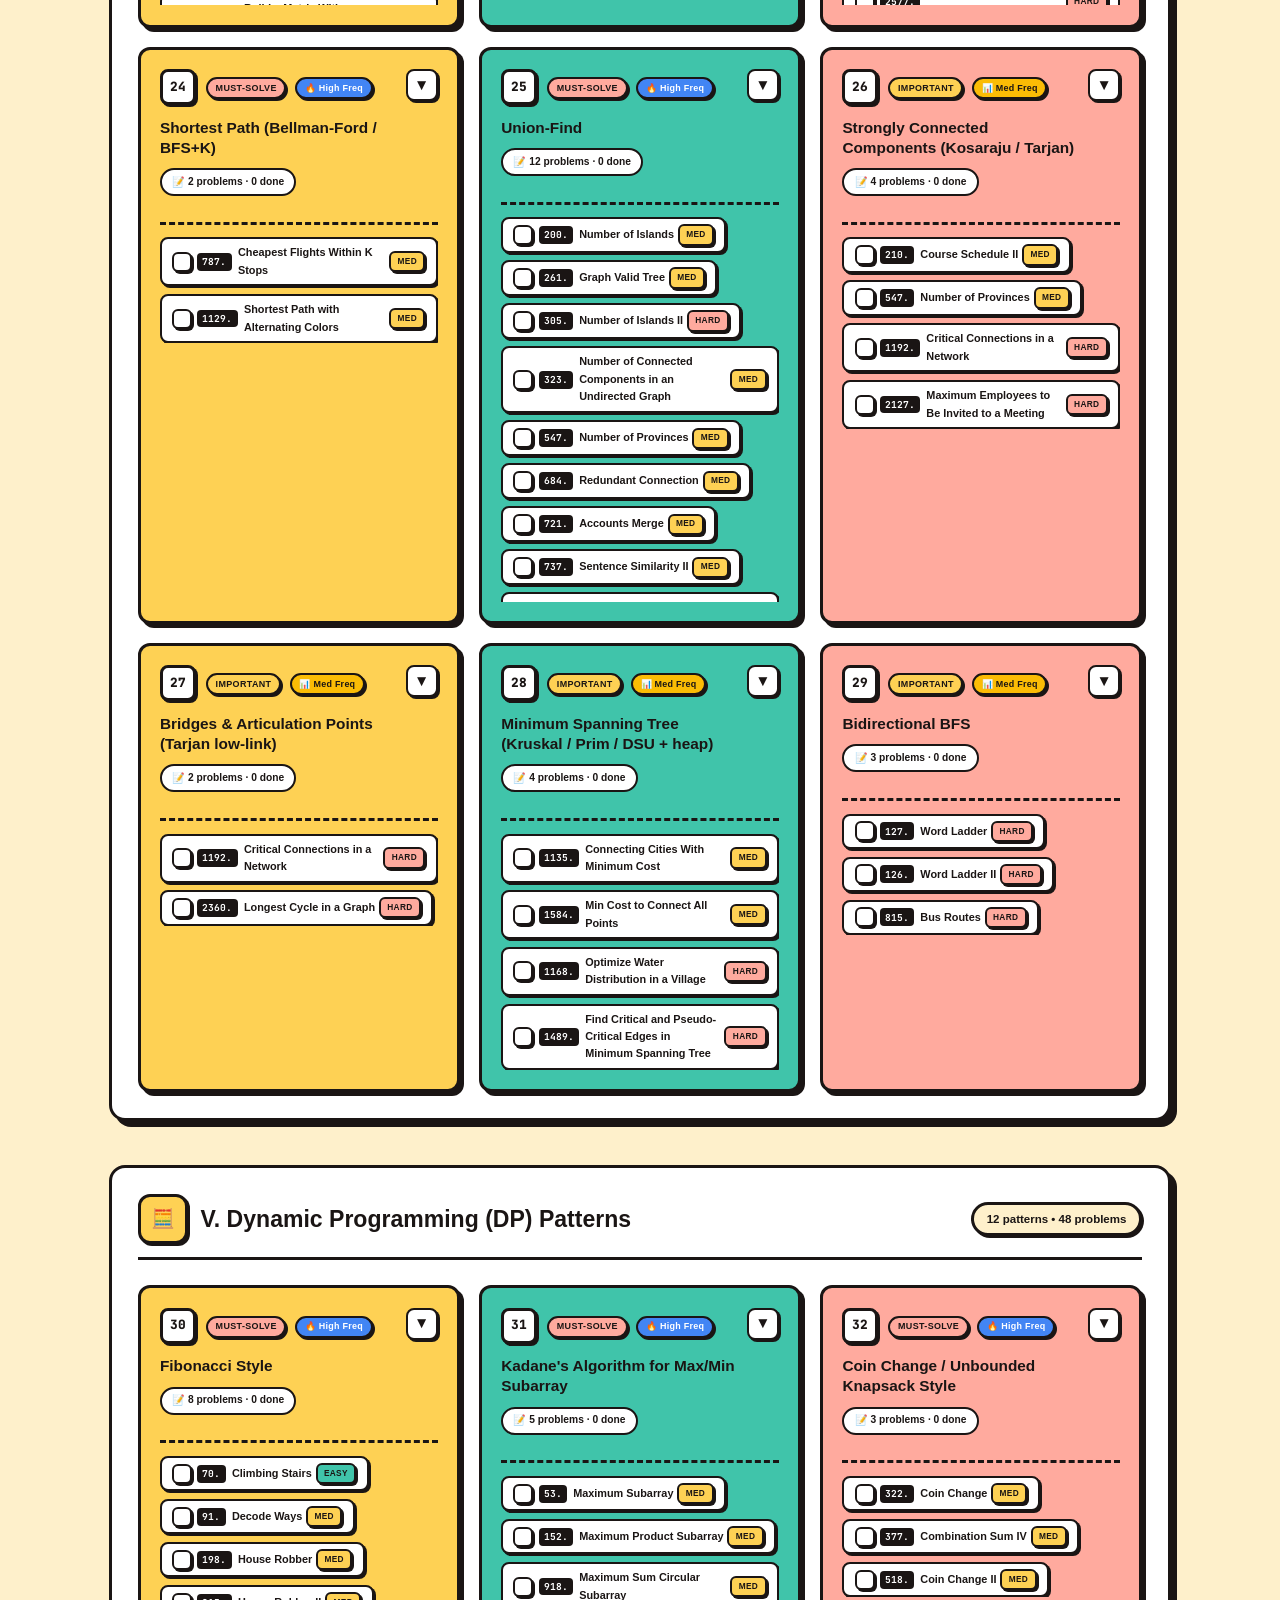
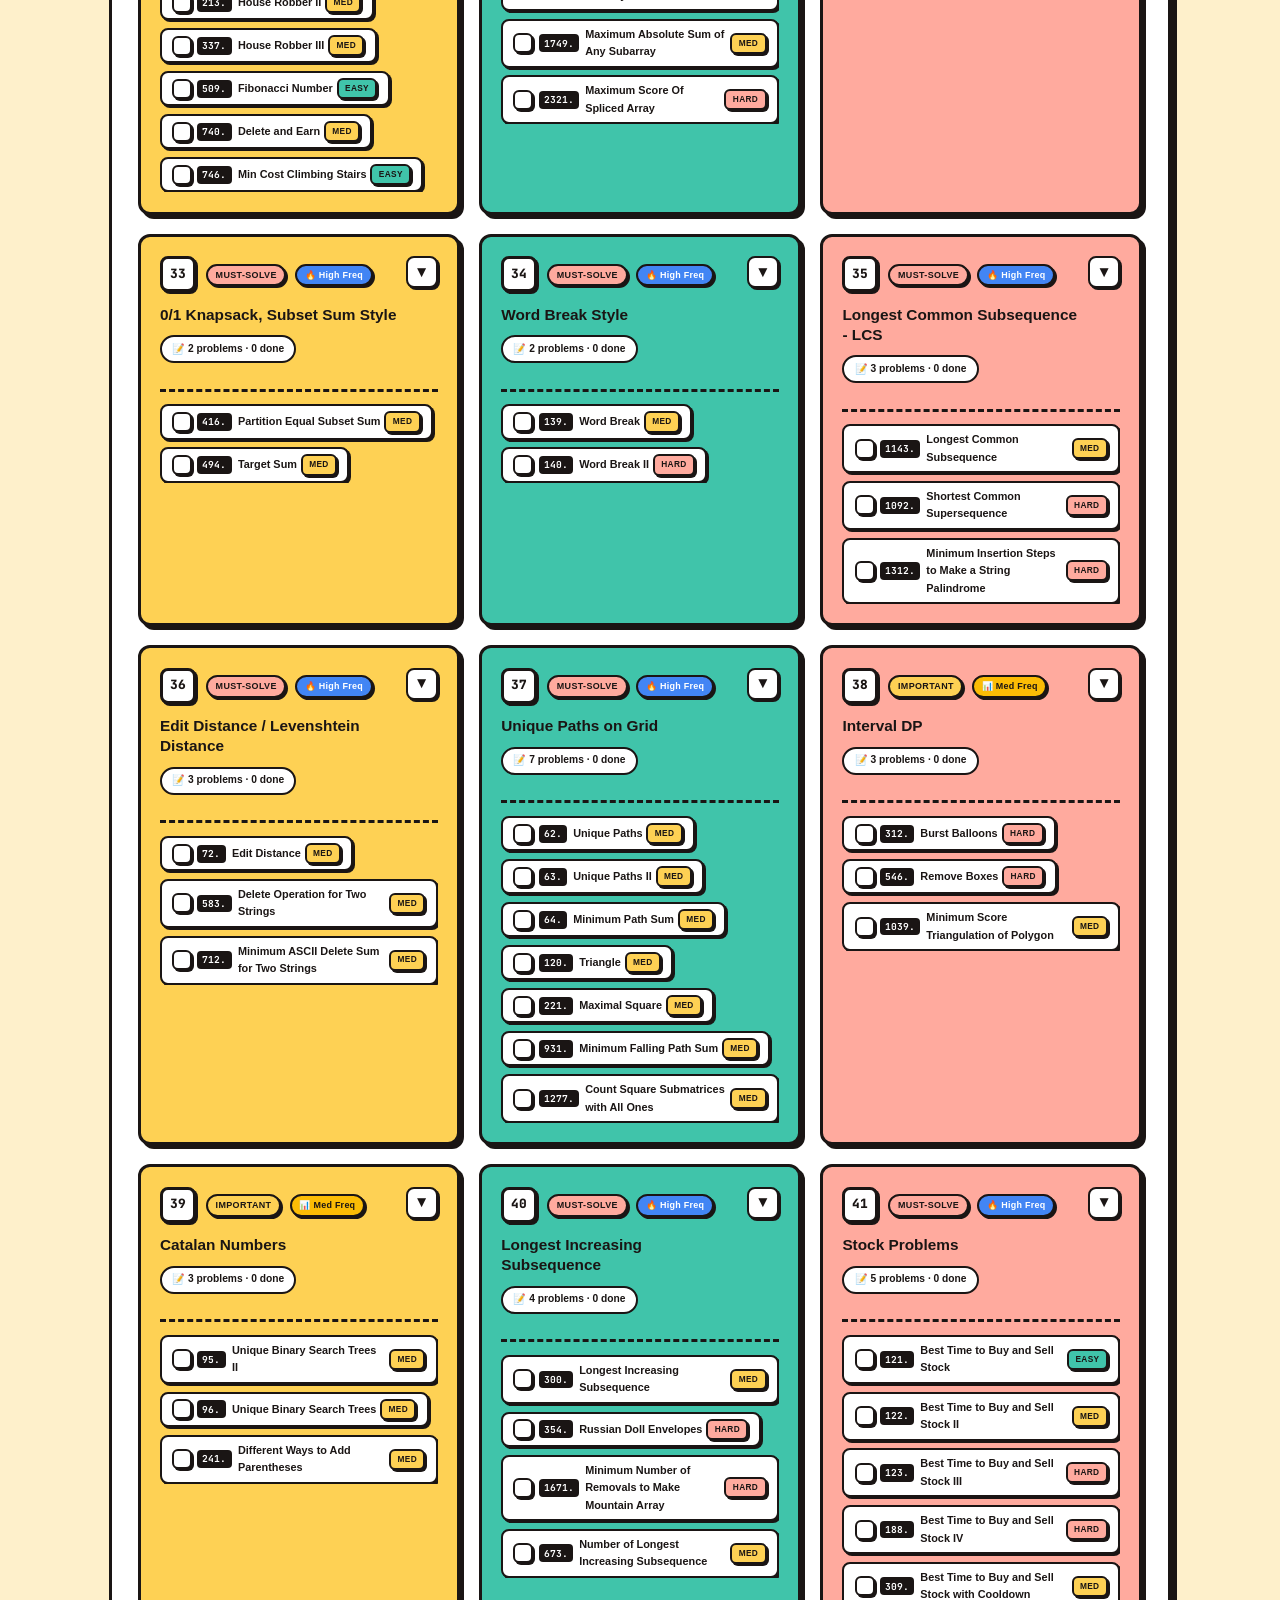
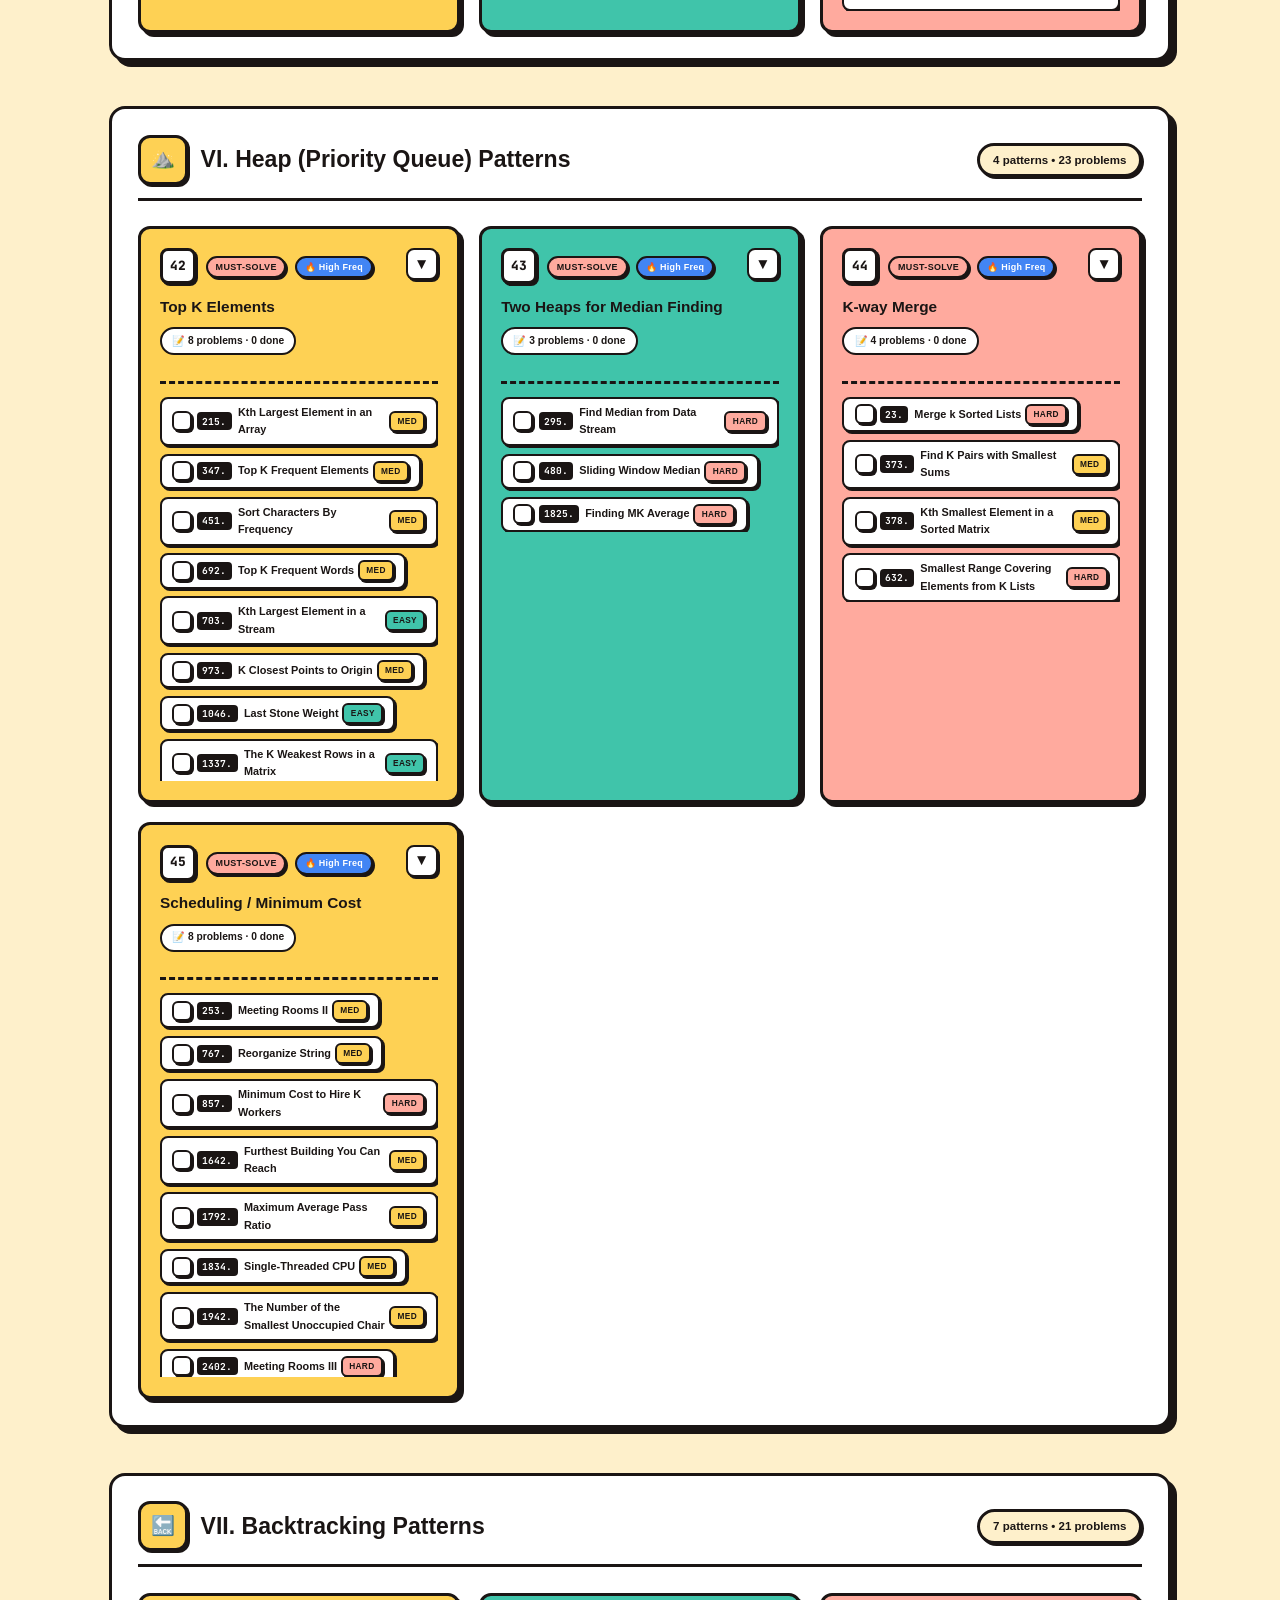
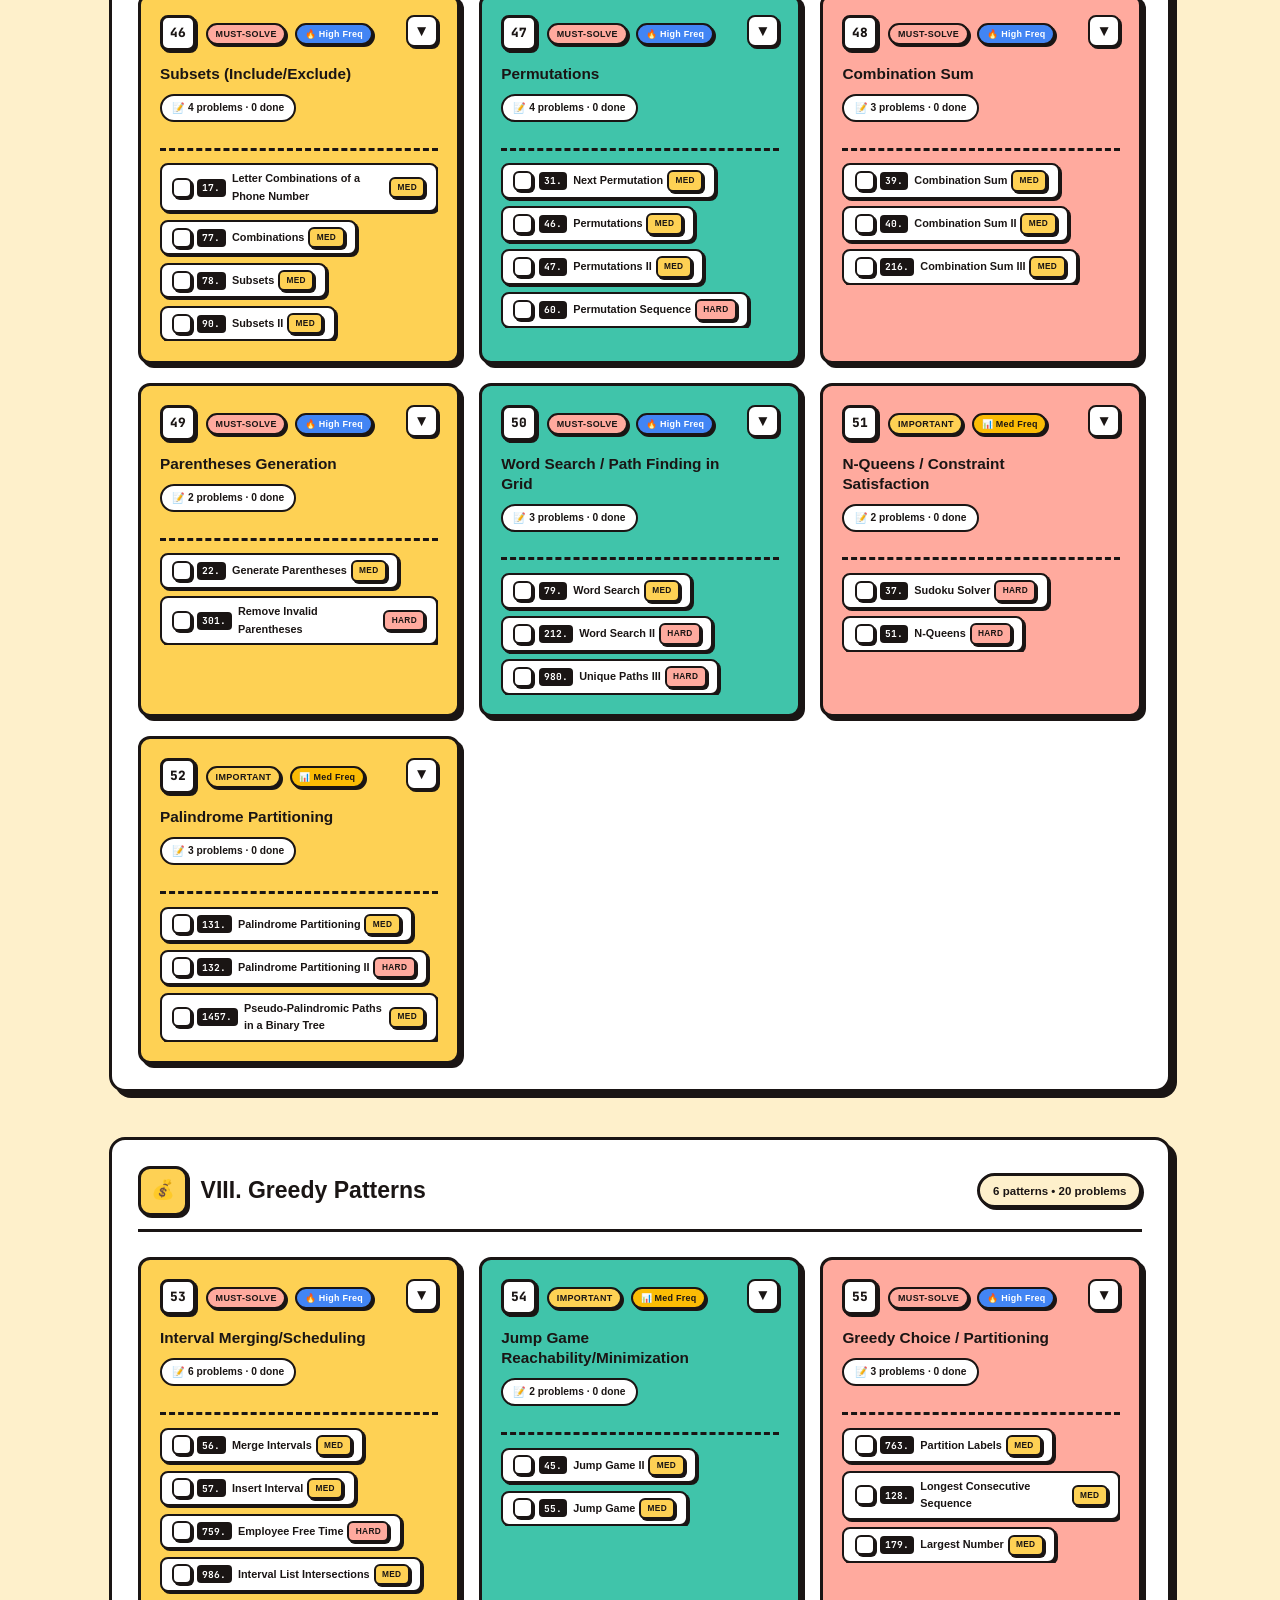
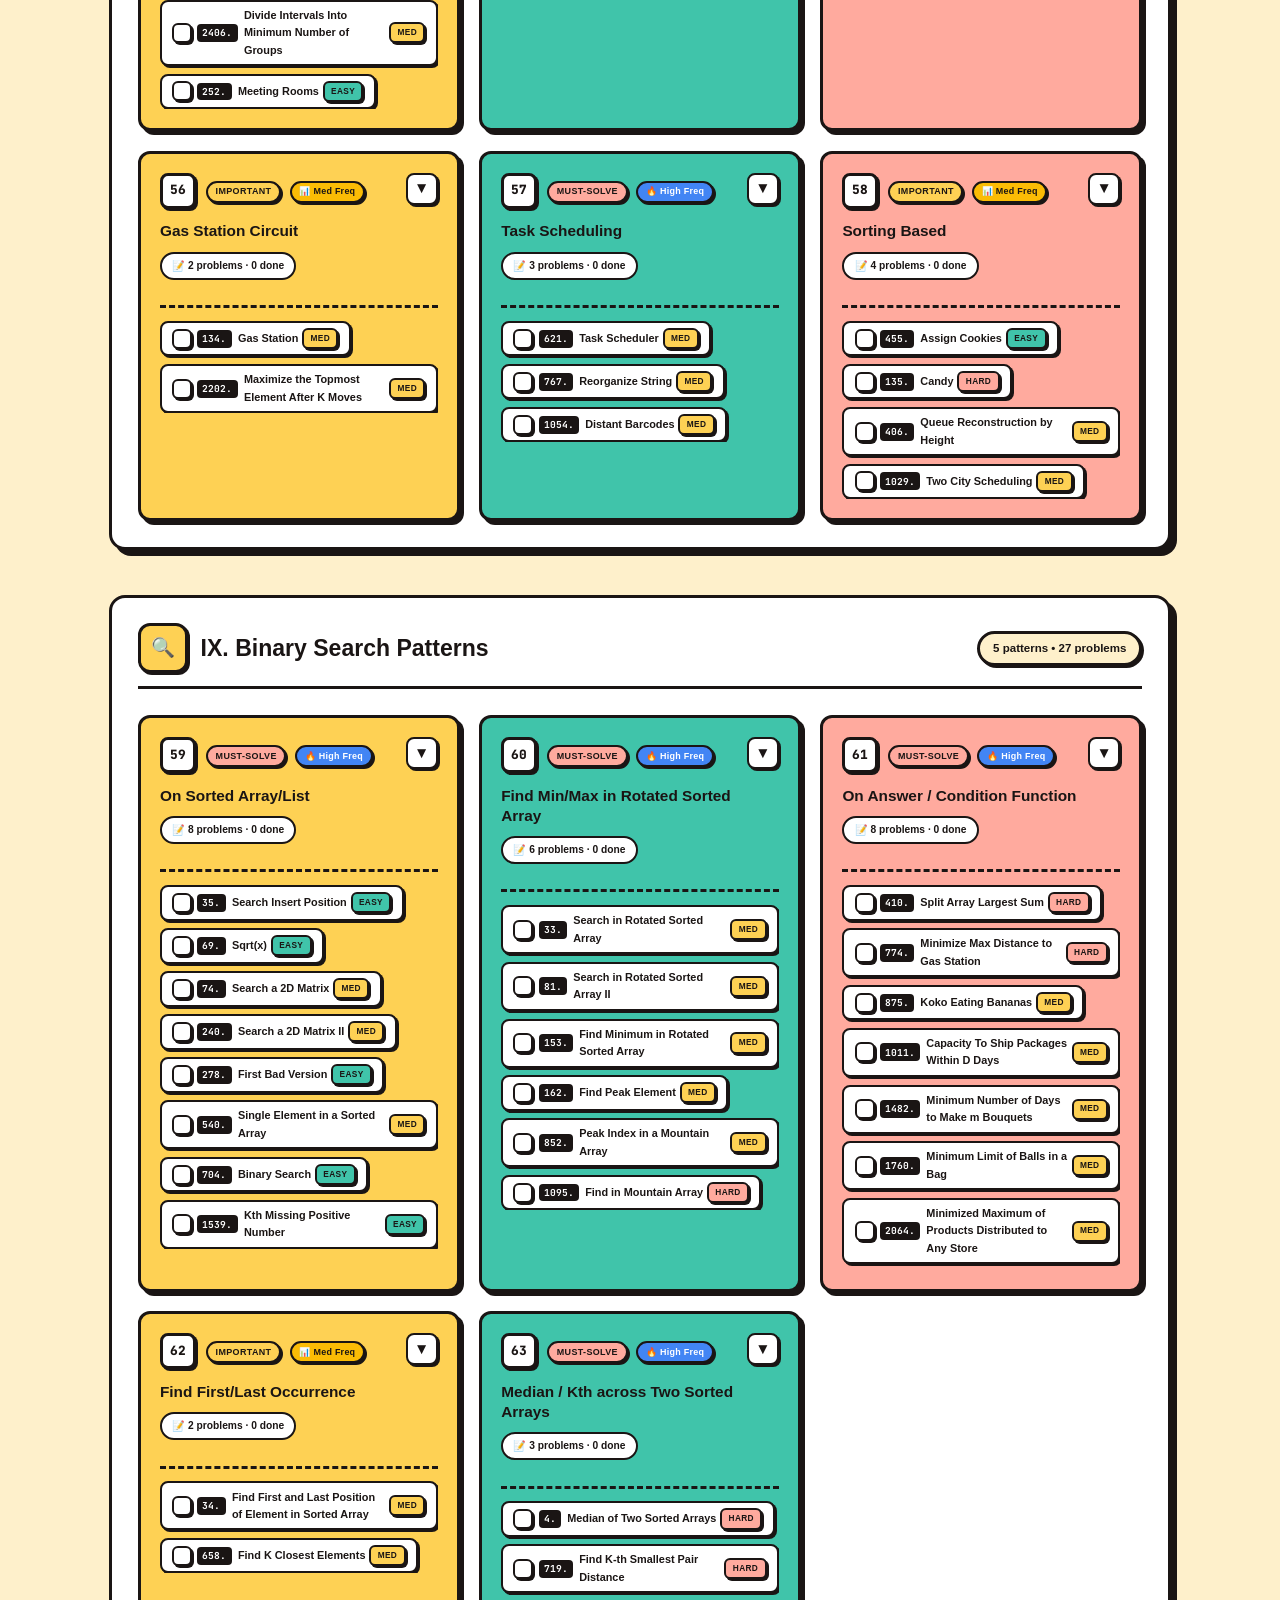
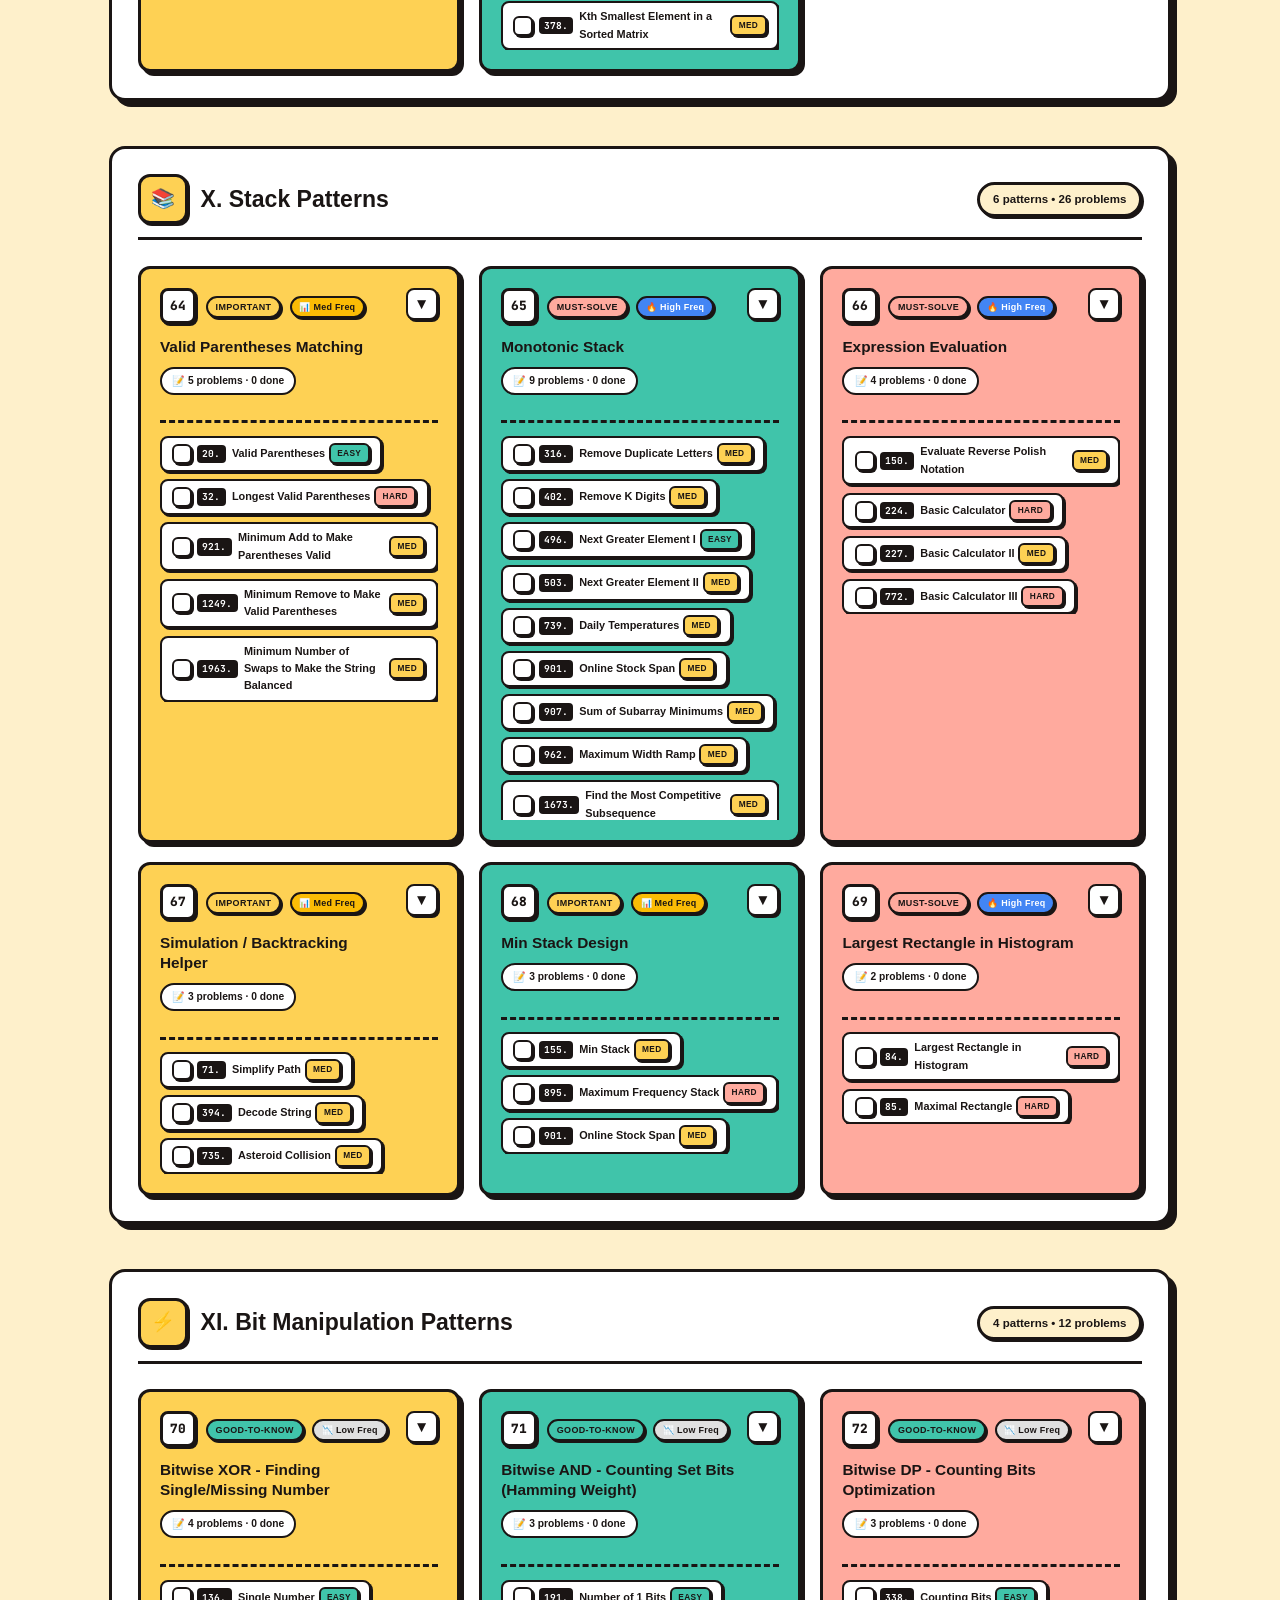
<file: google-l4.html>
<!DOCTYPE html>
<html lang="en">

<head>
    <meta charset="UTF-8">
    <meta name="viewport" content="width=device-width, initial-scale=1.0">
    <title>Google L4 DSA Prep — Crack the Interview</title>
    <meta name="description"
        content="Curated DSA problems organized by pattern for Google L4 Software Engineer interviews in India. Track your progress and master every pattern.">
    <link rel="preconnect" href="https://fonts.googleapis.com">
    <link rel="preconnect" href="https://fonts.gstatic.com" crossorigin>
    <link
        href="https://fonts.googleapis.com/css2?family=Inter:wght@300;400;500;600;700;800;900&family=JetBrains+Mono:wght@400;500&display=swap"
        rel="stylesheet">
    <link rel="stylesheet" href="style.css">
    <link rel="stylesheet" href="google-l4.css">
</head>

<body>
    <div class="progress-bar" id="progressBar"></div>
    <div class="bg-grid"></div>
    <div class="glow glow-1"></div>
    <div class="glow glow-2"></div>
    <div class="glow glow-3"></div>

    <header class="hero">
        <div class="hero-badge">🎯 Google L4 India • DSA Only • Pattern-Based Prep</div>
        <h1 class="hero-title">
            <span class="gradient-text google-gradient">Google L4</span>
            <br>
            <span class="subtitle">DSA Interview Prep</span>
        </h1>
        <p class="hero-desc">Every pattern you need to crack Google L4 SWE interviews in India. Problems organized by
            priority — focus on what matters most.</p>

        <div class="search-container">
            <div class="search-box">
                <svg class="search-icon" viewBox="0 0 24 24" fill="none" stroke="currentColor" stroke-width="2">
                    <circle cx="11" cy="11" r="8" />
                    <path d="m21 21-4.35-4.35" />
                </svg>
                <input type="text" id="searchInput" placeholder="Search patterns or problems..." autocomplete="off">
                <kbd class="search-kbd">⌘K</kbd>
            </div>
        </div>

        <!-- Overall progress -->
        <div class="overall-progress" id="overallProgress">
            <div class="progress-ring-container">
                <svg class="progress-ring" viewBox="0 0 120 120">
                    <circle class="progress-ring-bg" cx="60" cy="60" r="52" />
                    <circle class="progress-ring-fill" id="progressRing" cx="60" cy="60" r="52" />
                </svg>
                <div class="progress-ring-text">
                    <span class="progress-pct" id="progressPct">0%</span>
                    <span class="progress-label">solved</span>
                </div>
            </div>
            <div class="progress-stats">
                <div class="progress-stat">
                    <span class="progress-stat-num" id="solvedCount">0</span>
                    <span class="progress-stat-label">Solved</span>
                </div>
                <div class="stat-divider"></div>
                <div class="progress-stat">
                    <span class="progress-stat-num" id="totalCount">0</span>
                    <span class="progress-stat-label">Total</span>
                </div>
                <div class="stat-divider"></div>
                <div class="progress-stat">
                    <span class="progress-stat-num" id="patternCount">94</span>
                    <span class="progress-stat-label">Patterns</span>
                </div>
            </div>
        </div>

        <!-- Tier filter -->
        <div class="tier-filter" id="tierFilter">
            <button class="tier-btn active" data-tier="all">All Patterns</button>
            <button class="tier-btn tier-must" data-tier="must">🔴 Must-Solve</button>
            <button class="tier-btn tier-important" data-tier="important">🟡 Important</button>
            <button class="tier-btn tier-good" data-tier="good">🟢 Good-to-Know</button>
        </div>
    </header>

    <nav class="category-nav" id="categoryNav">
        <div class="nav-track">
            <button class="nav-pill active" data-category="all">All</button>
        </div>
    </nav>

    <main class="content" id="mainContent"></main>

    <footer class="footer">
        <p>Built for <strong>Google L4 India DSA Prep</strong></p>
        <p class="footer-sub">Based on Swati's Leetcode Pattern Sheet • All 94 patterns included</p>
    </footer>

    <button class="back-to-top" id="backToTop" aria-label="Back to top">
        <svg viewBox="0 0 24 24" fill="none" stroke="currentColor" stroke-width="2.5">
            <path d="M18 15l-6-6-6 6" />
        </svg>
    </button>

    <script src="google-l4-data.js"></script>
    <script src="google-l4-app.js"></script>
</body>

</html>
</file>
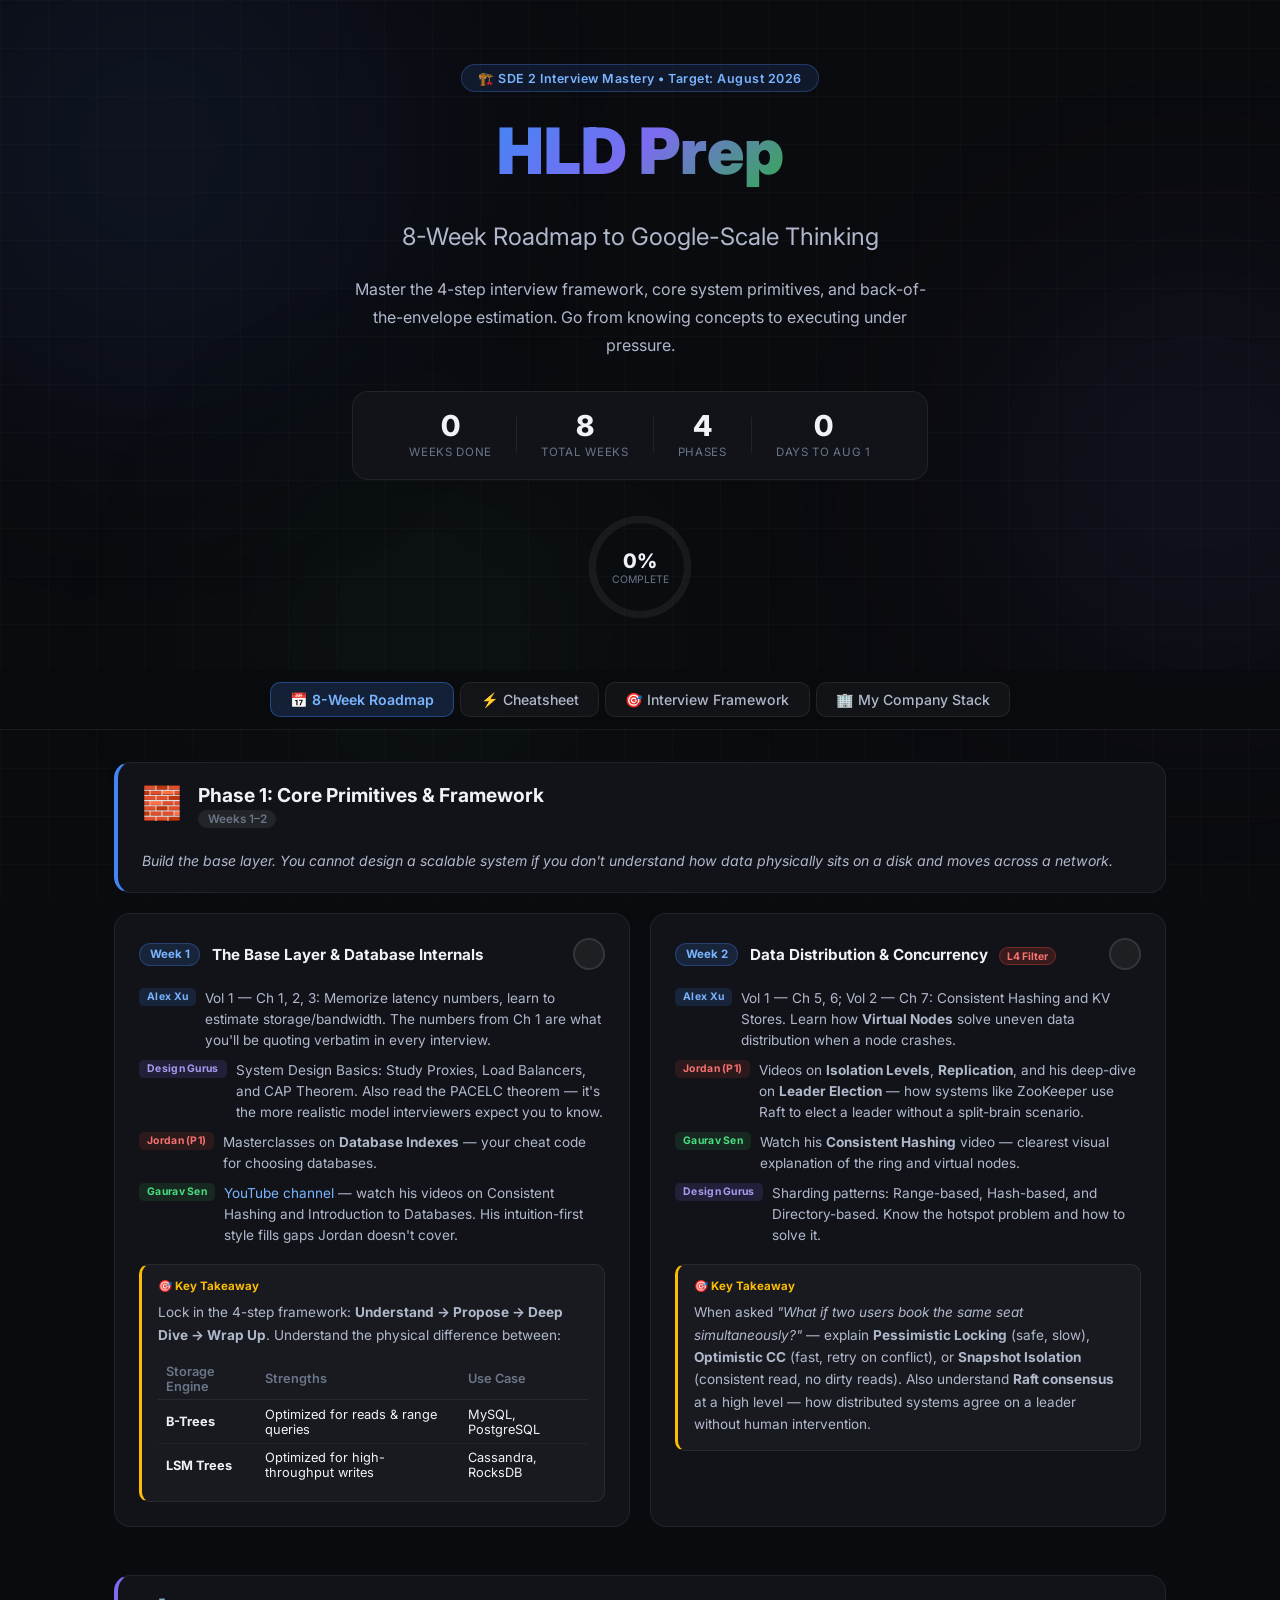
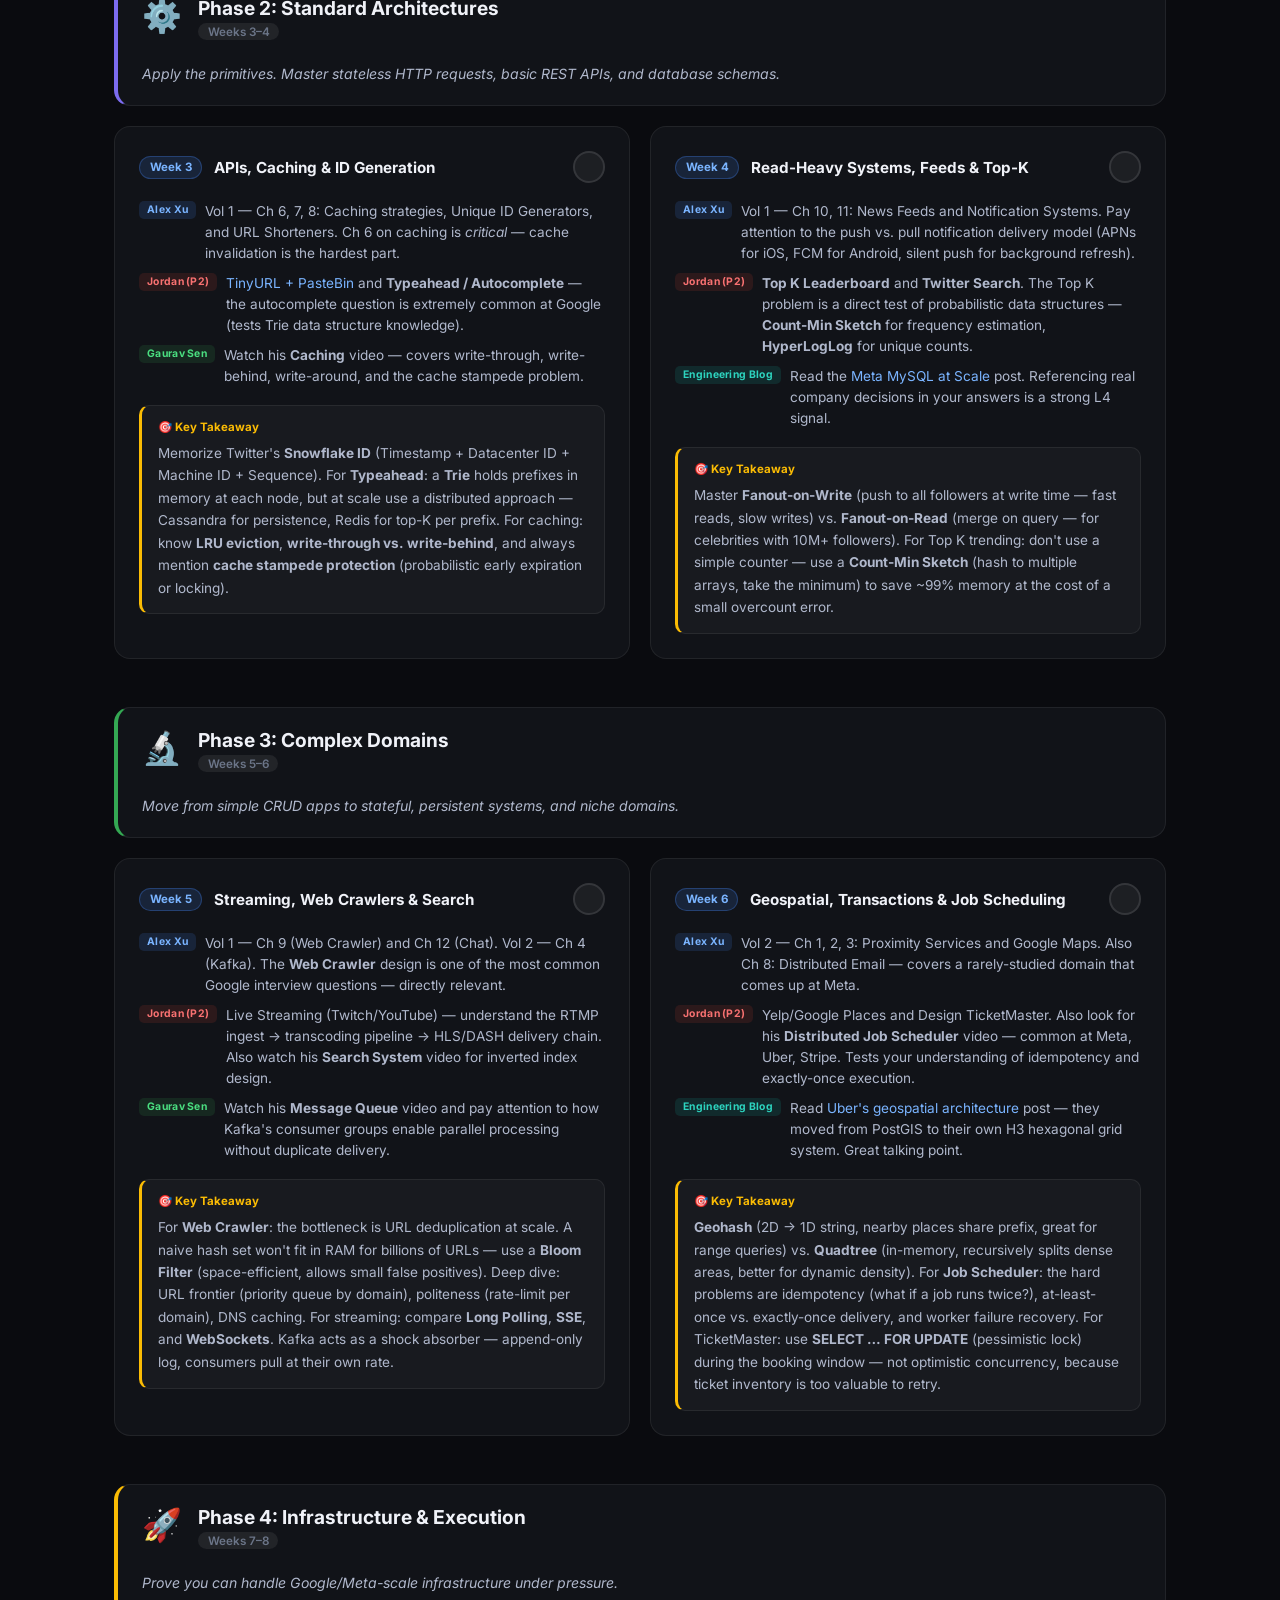
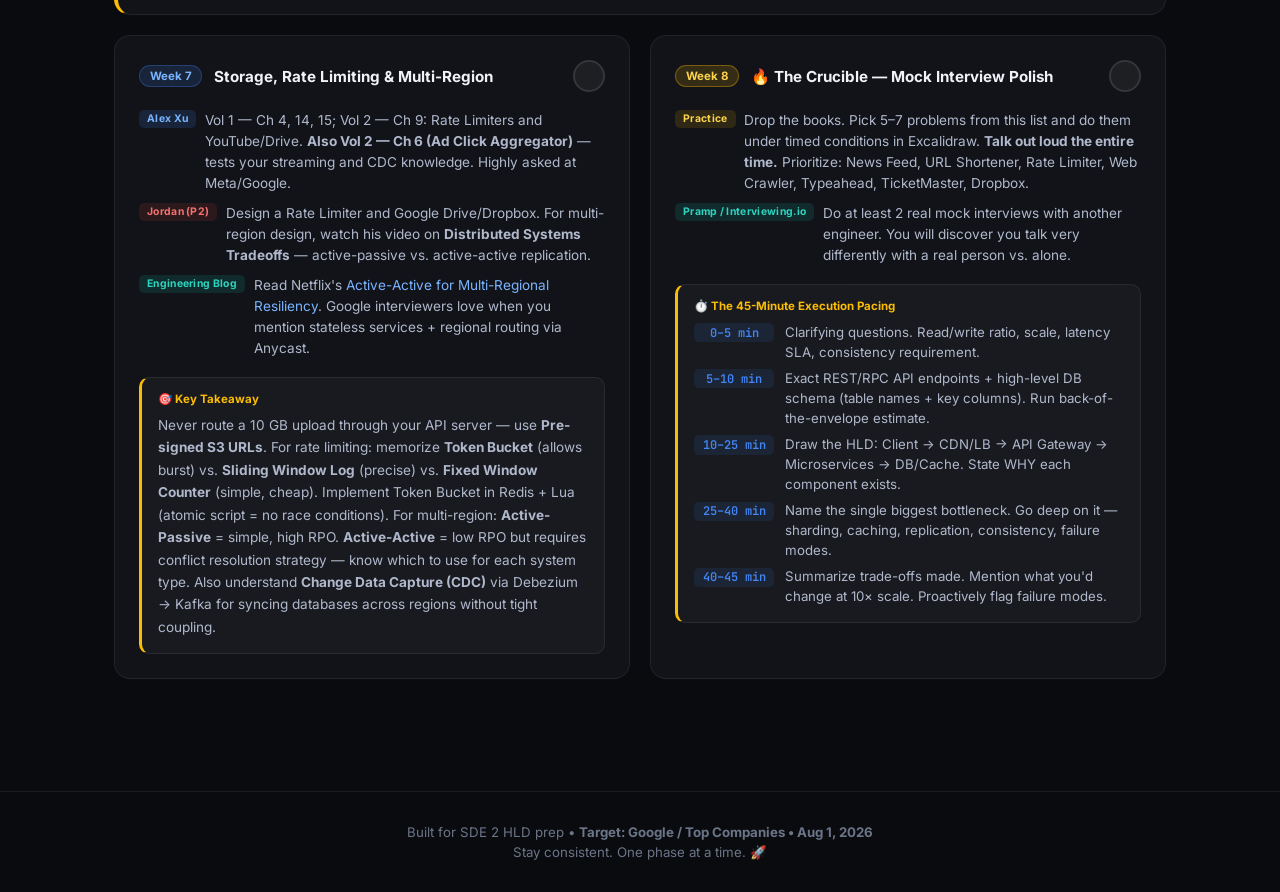
<file: hld.html>
<!DOCTYPE html>
<html lang="en">

<head>
    <meta charset="UTF-8">
    <meta name="viewport" content="width=device-width, initial-scale=1.0">
    <title>HLD Prep — SDE 2 Interview Mastery</title>
    <meta name="description"
        content="A structured 8-week HLD preparation roadmap for Google/Meta-level SDE 2 interviews. Covers core primitives, architectures, and back-of-the-envelope calculations.">
    <link rel="preconnect" href="https://fonts.googleapis.com">
    <link rel="preconnect" href="https://fonts.gstatic.com" crossorigin>
    <link
        href="https://fonts.googleapis.com/css2?family=Inter:wght@300;400;500;600;700;800;900&family=JetBrains+Mono:wght@400;500;600&display=swap"
        rel="stylesheet">
    <link rel="icon" type="image/svg+xml" href="favicon-hld.svg">
    <link rel="stylesheet" href="hld.css">
</head>

<body>
    <div class="progress-bar" id="progressBar"></div>
    <div class="bg-grid"></div>
    <div class="glow glow-1"></div>
    <div class="glow glow-2"></div>
    <div class="glow glow-3"></div>

    <!-- HERO -->
    <header class="hero">
        <div class="hero-badge">🏗️ SDE 2 Interview Mastery • Target: August 2026</div>
        <h1 class="hero-title">
            <span class="gradient-text">HLD Prep</span>
            <br>
            <span class="subtitle">8-Week Roadmap to Google-Scale Thinking</span>
        </h1>
        <p class="hero-desc">Master the 4-step interview framework, core system primitives, and back-of-the-envelope
            estimation. Go from knowing concepts to executing under pressure.</p>

        <div class="hero-stats">
            <div class="hero-stat">
                <span class="hero-stat-num" id="weeksCompleted">0</span>
                <span class="hero-stat-label">Weeks Done</span>
            </div>
            <div class="stat-divider"></div>
            <div class="hero-stat">
                <span class="hero-stat-num">8</span>
                <span class="hero-stat-label">Total Weeks</span>
            </div>
            <div class="stat-divider"></div>
            <div class="hero-stat">
                <span class="hero-stat-num">4</span>
                <span class="hero-stat-label">Phases</span>
            </div>
            <div class="stat-divider"></div>
            <div class="hero-stat">
                <span class="hero-stat-num" id="daysLeft">--</span>
                <span class="hero-stat-label">Days to Aug 1</span>
            </div>
        </div>

        <!-- Overall progress ring -->
        <div class="progress-ring-wrap">
            <svg class="progress-ring" viewBox="0 0 120 120">
                <circle class="progress-ring-bg" cx="60" cy="60" r="52" />
                <circle class="progress-ring-fill" id="progressRing" cx="60" cy="60" r="52" />
            </svg>
            <div class="progress-ring-inner">
                <span class="progress-pct" id="progressPct">0%</span>
                <span class="progress-label">complete</span>
            </div>
        </div>
    </header>

    <!-- TAB NAV -->
    <nav class="tab-nav" id="tabNav">
        <button class="tab-btn active" data-tab="roadmap" id="tab-roadmap">📅 8-Week Roadmap</button>
        <button class="tab-btn" data-tab="cheatsheet" id="tab-cheatsheet">⚡ Cheatsheet</button>
        <button class="tab-btn" data-tab="framework" id="tab-framework">🎯 Interview Framework</button>
        <button class="tab-btn" data-tab="mystack" id="tab-mystack">🏢 My Company Stack</button>
    </nav>

    <!-- ROADMAP TAB -->
    <main class="content" id="view-roadmap">

        <!-- Phase 1 -->
        <div class="phase-block" id="phase-1">
            <div class="phase-header">
                <div class="phase-icon">🧱</div>
                <div class="phase-meta">
                    <h2 class="phase-title">Phase 1: Core Primitives &amp; Framework</h2>
                    <span class="phase-weeks">Weeks 1–2</span>
                </div>
                <div class="phase-goal">Build the base layer. You cannot design a scalable system if you don't
                    understand how data physically sits on a disk and moves across a network.</div>
            </div>

            <div class="weeks-grid">
                <!-- Week 1 -->
                <div class="week-card" id="week-1" data-week="1">
                    <div class="week-card-header">
                        <div class="week-badge">Week 1</div>
                        <h3 class="week-title">The Base Layer &amp; Database Internals</h3>
                        <div class="week-check-wrap">
                            <button class="week-check-btn" id="wc-1" onclick="toggleWeek(1)"
                                title="Mark week complete">✓</button>
                        </div>
                    </div>
                    <div class="week-resources">
                        <div class="resource-item">
                            <span class="resource-tag alex">Alex Xu</span>
                            <span class="resource-text">Vol 1 — Ch 1, 2, 3: Memorize latency numbers, learn to estimate
                                storage/bandwidth. The numbers from Ch 1 are what you'll be quoting verbatim in every
                                interview.</span>
                        </div>
                        <div class="resource-item">
                            <span class="resource-tag gurus">Design Gurus</span>
                            <span class="resource-text">System Design Basics: Study Proxies, Load Balancers, and CAP
                                Theorem. Also read the PACELC theorem — it's the more realistic model interviewers
                                expect you to know.</span>
                        </div>
                        <div class="resource-item">
                            <span class="resource-tag jordan">Jordan (P1)</span>
                            <span class="resource-text">Masterclasses on <strong>Database Indexes</strong> — your cheat
                                code for choosing databases.</span>
                        </div>
                        <div class="resource-item">
                            <span class="resource-tag gaurav">Gaurav Sen</span>
                            <span class="resource-text"><a href="https://www.youtube.com/c/GauravSensei" target="_blank"
                                    class="resource-link">YouTube channel</a> — watch his videos on Consistent Hashing
                                and Introduction to Databases. His intuition-first style fills gaps Jordan doesn't
                                cover.</span>
                        </div>
                    </div>
                    <div class="week-takeaway">
                        <div class="takeaway-label">🎯 Key Takeaway</div>
                        <div class="takeaway-text">Lock in the 4-step framework: <strong>Understand → Propose → Deep
                                Dive → Wrap Up</strong>. Understand the physical difference between:</div>
                        <table class="mini-table">
                            <thead>
                                <tr>
                                    <th>Storage Engine</th>
                                    <th>Strengths</th>
                                    <th>Use Case</th>
                                </tr>
                            </thead>
                            <tbody>
                                <tr>
                                    <td><strong>B-Trees</strong></td>
                                    <td>Optimized for reads &amp; range queries</td>
                                    <td>MySQL, PostgreSQL</td>
                                </tr>
                                <tr>
                                    <td><strong>LSM Trees</strong></td>
                                    <td>Optimized for high-throughput writes</td>
                                    <td>Cassandra, RocksDB</td>
                                </tr>
                            </tbody>
                        </table>
                    </div>
                </div>

                <!-- Week 2 -->
                <div class="week-card" id="week-2" data-week="2">
                    <div class="week-card-header">
                        <div class="week-badge">Week 2</div>
                        <h3 class="week-title">Data Distribution &amp; Concurrency <span class="l4-tag">L4 Filter</span>
                        </h3>
                        <div class="week-check-wrap">
                            <button class="week-check-btn" id="wc-2" onclick="toggleWeek(2)"
                                title="Mark week complete">✓</button>
                        </div>
                    </div>
                    <div class="week-resources">
                        <div class="resource-item">
                            <span class="resource-tag alex">Alex Xu</span>
                            <span class="resource-text">Vol 1 — Ch 5, 6; Vol 2 — Ch 7: Consistent Hashing and KV Stores.
                                Learn how <strong>Virtual Nodes</strong> solve uneven data distribution when a node
                                crashes.</span>
                        </div>
                        <div class="resource-item">
                            <span class="resource-tag jordan">Jordan (P1)</span>
                            <span class="resource-text">Videos on <strong>Isolation Levels</strong>,
                                <strong>Replication</strong>, and his deep-dive on <strong>Leader Election</strong> —
                                how systems like ZooKeeper use Raft to elect a leader without a split-brain
                                scenario.</span>
                        </div>
                        <div class="resource-item">
                            <span class="resource-tag gaurav">Gaurav Sen</span>
                            <span class="resource-text">Watch his <strong>Consistent Hashing</strong> video — clearest
                                visual explanation of the ring and virtual nodes.</span>
                        </div>
                        <div class="resource-item">
                            <span class="resource-tag gurus">Design Gurus</span>
                            <span class="resource-text">Sharding patterns: Range-based, Hash-based, and Directory-based.
                                Know the hotspot problem and how to solve it.</span>
                        </div>
                    </div>
                    <div class="week-takeaway">
                        <div class="takeaway-label">🎯 Key Takeaway</div>
                        <div class="takeaway-text">When asked <em>"What if two users book the same seat
                                simultaneously?"</em> — explain <strong>Pessimistic Locking</strong> (safe, slow),
                            <strong>Optimistic CC</strong> (fast, retry on conflict), or <strong>Snapshot
                                Isolation</strong> (consistent read, no dirty reads). Also understand <strong>Raft
                                consensus</strong> at a high level — how distributed systems agree on a leader without
                            human intervention.
                        </div>
                    </div>
                </div>
            </div>
        </div>

        <!-- Phase 2 -->
        <div class="phase-block" id="phase-2">
            <div class="phase-header">
                <div class="phase-icon">⚙️</div>
                <div class="phase-meta">
                    <h2 class="phase-title">Phase 2: Standard Architectures</h2>
                    <span class="phase-weeks">Weeks 3–4</span>
                </div>
                <div class="phase-goal">Apply the primitives. Master stateless HTTP requests, basic REST APIs, and
                    database schemas.</div>
            </div>

            <div class="weeks-grid">
                <!-- Week 3 -->
                <div class="week-card" id="week-3" data-week="3">
                    <div class="week-card-header">
                        <div class="week-badge">Week 3</div>
                        <h3 class="week-title">APIs, Caching &amp; ID Generation</h3>
                        <div class="week-check-wrap">
                            <button class="week-check-btn" id="wc-3" onclick="toggleWeek(3)"
                                title="Mark week complete">✓</button>
                        </div>
                    </div>
                    <div class="week-resources">
                        <div class="resource-item">
                            <span class="resource-tag alex">Alex Xu</span>
                            <span class="resource-text">Vol 1 — Ch 6, 7, 8: Caching strategies, Unique ID Generators,
                                and URL Shorteners. Ch 6 on caching is <em>critical</em> — cache invalidation is the
                                hardest part.</span>
                        </div>
                        <div class="resource-item">
                            <span class="resource-tag jordan">Jordan (P2)</span>
                            <span class="resource-text"><a href="https://www.youtube.com/watch?v=5V6Lam8GZo4"
                                    target="_blank" class="resource-link">TinyURL + PasteBin</a> and <strong>Typeahead /
                                    Autocomplete</strong> — the autocomplete question is extremely common at Google
                                (tests Trie data structure knowledge).</span>
                        </div>
                        <div class="resource-item">
                            <span class="resource-tag gaurav">Gaurav Sen</span>
                            <span class="resource-text">Watch his <strong>Caching</strong> video — covers write-through,
                                write-behind, write-around, and the cache stampede problem.</span>
                        </div>
                    </div>
                    <div class="week-takeaway">
                        <div class="takeaway-label">🎯 Key Takeaway</div>
                        <div class="takeaway-text">Memorize Twitter's <strong>Snowflake ID</strong> (Timestamp +
                            Datacenter ID + Machine ID + Sequence). For <strong>Typeahead</strong>: a
                            <strong>Trie</strong> holds prefixes in memory at each node, but at scale use a distributed
                            approach — Cassandra for persistence, Redis for top-K per prefix. For caching: know
                            <strong>LRU eviction</strong>, <strong>write-through vs. write-behind</strong>, and always
                            mention <strong>cache stampede protection</strong> (probabilistic early expiration or
                            locking).
                        </div>
                    </div>
                </div>

                <!-- Week 4 -->
                <div class="week-card" id="week-4" data-week="4">
                    <div class="week-card-header">
                        <div class="week-badge">Week 4</div>
                        <h3 class="week-title">Read-Heavy Systems, Feeds &amp; Top-K</h3>
                        <div class="week-check-wrap">
                            <button class="week-check-btn" id="wc-4" onclick="toggleWeek(4)"
                                title="Mark week complete">✓</button>
                        </div>
                    </div>
                    <div class="week-resources">
                        <div class="resource-item">
                            <span class="resource-tag alex">Alex Xu</span>
                            <span class="resource-text">Vol 1 — Ch 10, 11: News Feeds and Notification Systems. Pay
                                attention to the push vs. pull notification delivery model (APNs for iOS, FCM for
                                Android, silent push for background refresh).</span>
                        </div>
                        <div class="resource-item">
                            <span class="resource-tag jordan">Jordan (P2)</span>
                            <span class="resource-text"><strong>Top K Leaderboard</strong> and <strong>Twitter
                                    Search</strong>. The Top K problem is a direct test of probabilistic data structures
                                — <strong>Count-Min Sketch</strong> for frequency estimation,
                                <strong>HyperLogLog</strong> for unique counts.</span>
                        </div>
                        <div class="resource-item">
                            <span class="resource-tag blog">Engineering Blog</span>
                            <span class="resource-text">Read the <a
                                    href="https://engineering.fb.com/2021/02/22/production-engineering/mysql/"
                                    target="_blank" class="resource-link">Meta MySQL at Scale</a> post. Referencing real
                                company decisions in your answers is a strong L4 signal.</span>
                        </div>
                    </div>
                    <div class="week-takeaway">
                        <div class="takeaway-label">🎯 Key Takeaway</div>
                        <div class="takeaway-text">Master <strong>Fanout-on-Write</strong> (push to all followers at
                            write time — fast reads, slow writes) vs. <strong>Fanout-on-Read</strong> (merge on query —
                            for celebrities with 10M+ followers). For Top K trending: don't use a simple counter — use a
                            <strong>Count-Min Sketch</strong> (hash to multiple arrays, take the minimum) to save ~99%
                            memory at the cost of a small overcount error.
                        </div>
                    </div>
                </div>
            </div>
        </div>

        <!-- Phase 3 -->
        <div class="phase-block" id="phase-3">
            <div class="phase-header">
                <div class="phase-icon">🔬</div>
                <div class="phase-meta">
                    <h2 class="phase-title">Phase 3: Complex Domains</h2>
                    <span class="phase-weeks">Weeks 5–6</span>
                </div>
                <div class="phase-goal">Move from simple CRUD apps to stateful, persistent systems, and niche domains.
                </div>
            </div>

            <div class="weeks-grid">
                <!-- Week 5 -->
                <div class="week-card" id="week-5" data-week="5">
                    <div class="week-card-header">
                        <div class="week-badge">Week 5</div>
                        <h3 class="week-title">Streaming, Web Crawlers &amp; Search</h3>
                        <div class="week-check-wrap">
                            <button class="week-check-btn" id="wc-5" onclick="toggleWeek(5)"
                                title="Mark week complete">✓</button>
                        </div>
                    </div>
                    <div class="week-resources">
                        <div class="resource-item">
                            <span class="resource-tag alex">Alex Xu</span>
                            <span class="resource-text">Vol 1 — Ch 9 (Web Crawler) and Ch 12 (Chat). Vol 2 — Ch 4
                                (Kafka). The <strong>Web Crawler</strong> design is one of the most common Google
                                interview questions — directly relevant.</span>
                        </div>
                        <div class="resource-item">
                            <span class="resource-tag jordan">Jordan (P2)</span>
                            <span class="resource-text">Live Streaming (Twitch/YouTube) — understand the RTMP ingest →
                                transcoding pipeline → HLS/DASH delivery chain. Also watch his <strong>Search
                                    System</strong> video for inverted index design.</span>
                        </div>
                        <div class="resource-item">
                            <span class="resource-tag gaurav">Gaurav Sen</span>
                            <span class="resource-text">Watch his <strong>Message Queue</strong> video and pay attention
                                to how Kafka's consumer groups enable parallel processing without duplicate
                                delivery.</span>
                        </div>
                    </div>
                    <div class="week-takeaway">
                        <div class="takeaway-label">🎯 Key Takeaway</div>
                        <div class="takeaway-text">For <strong>Web Crawler</strong>: the bottleneck is URL deduplication
                            at scale. A naive hash set won't fit in RAM for billions of URLs — use a <strong>Bloom
                                Filter</strong> (space-efficient, allows small false positives). Deep dive: URL frontier
                            (priority queue by domain), politeness (rate-limit per domain), DNS caching. For streaming:
                            compare <strong>Long Polling</strong>, <strong>SSE</strong>, and
                            <strong>WebSockets</strong>. Kafka acts as a shock absorber — append-only log, consumers
                            pull at their own rate.
                        </div>
                    </div>
                </div>

                <!-- Week 6 -->
                <div class="week-card" id="week-6" data-week="6">
                    <div class="week-card-header">
                        <div class="week-badge">Week 6</div>
                        <h3 class="week-title">Geospatial, Transactions &amp; Job Scheduling</h3>
                        <div class="week-check-wrap">
                            <button class="week-check-btn" id="wc-6" onclick="toggleWeek(6)"
                                title="Mark week complete">✓</button>
                        </div>
                    </div>
                    <div class="week-resources">
                        <div class="resource-item">
                            <span class="resource-tag alex">Alex Xu</span>
                            <span class="resource-text">Vol 2 — Ch 1, 2, 3: Proximity Services and Google Maps. Also Ch
                                8: Distributed Email — covers a rarely-studied domain that comes up at Meta.</span>
                        </div>
                        <div class="resource-item">
                            <span class="resource-tag jordan">Jordan (P2)</span>
                            <span class="resource-text">Yelp/Google Places and Design TicketMaster. Also look for his
                                <strong>Distributed Job Scheduler</strong> video — common at Meta, Uber, Stripe. Tests
                                your understanding of idempotency and exactly-once execution.</span>
                        </div>
                        <div class="resource-item">
                            <span class="resource-tag blog">Engineering Blog</span>
                            <span class="resource-text">Read <a
                                    href="https://eng.uber.com/the-uber-engineering-tech-stack/" target="_blank"
                                    class="resource-link">Uber's geospatial architecture</a> post — they moved from
                                PostGIS to their own H3 hexagonal grid system. Great talking point.</span>
                        </div>
                    </div>
                    <div class="week-takeaway">
                        <div class="takeaway-label">🎯 Key Takeaway</div>
                        <div class="takeaway-text"><strong>Geohash</strong> (2D → 1D string, nearby places share prefix,
                            great for range queries) vs. <strong>Quadtree</strong> (in-memory, recursively splits dense
                            areas, better for dynamic density). For <strong>Job Scheduler</strong>: the hard problems
                            are idempotency (what if a job runs twice?), at-least-once vs. exactly-once delivery, and
                            worker failure recovery. For TicketMaster: use <strong>SELECT … FOR UPDATE</strong>
                            (pessimistic lock) during the booking window — not optimistic concurrency, because ticket
                            inventory is too valuable to retry.</div>
                    </div>
                </div>
            </div>
        </div>

        <!-- Phase 4 -->
        <div class="phase-block" id="phase-4">
            <div class="phase-header">
                <div class="phase-icon">🚀</div>
                <div class="phase-meta">
                    <h2 class="phase-title">Phase 4: Infrastructure &amp; Execution</h2>
                    <span class="phase-weeks">Weeks 7–8</span>
                </div>
                <div class="phase-goal">Prove you can handle Google/Meta-scale infrastructure under pressure.</div>
            </div>

            <div class="weeks-grid">
                <!-- Week 7 -->
                <div class="week-card" id="week-7" data-week="7">
                    <div class="week-card-header">
                        <div class="week-badge">Week 7</div>
                        <h3 class="week-title">Storage, Rate Limiting &amp; Multi-Region</h3>
                        <div class="week-check-wrap">
                            <button class="week-check-btn" id="wc-7" onclick="toggleWeek(7)"
                                title="Mark week complete">✓</button>
                        </div>
                    </div>
                    <div class="week-resources">
                        <div class="resource-item">
                            <span class="resource-tag alex">Alex Xu</span>
                            <span class="resource-text">Vol 1 — Ch 4, 14, 15; Vol 2 — Ch 9: Rate Limiters and
                                YouTube/Drive. <strong>Also Vol 2 — Ch 6 (Ad Click Aggregator)</strong> — tests your
                                streaming and CDC knowledge. Highly asked at Meta/Google.</span>
                        </div>
                        <div class="resource-item">
                            <span class="resource-tag jordan">Jordan (P2)</span>
                            <span class="resource-text">Design a Rate Limiter and Google Drive/Dropbox. For multi-region
                                design, watch his video on <strong>Distributed Systems Tradeoffs</strong> —
                                active-passive vs. active-active replication.</span>
                        </div>
                        <div class="resource-item">
                            <span class="resource-tag blog">Engineering Blog</span>
                            <span class="resource-text">Read Netflix's <a
                                    href="https://netflixtechblog.com/active-active-for-multi-regional-resiliency-c47719f6685b"
                                    target="_blank" class="resource-link">Active-Active for Multi-Regional
                                    Resiliency</a>. Google interviewers love when you mention stateless services +
                                regional routing via Anycast.</span>
                        </div>
                    </div>
                    <div class="week-takeaway">
                        <div class="takeaway-label">🎯 Key Takeaway</div>
                        <div class="takeaway-text">Never route a 10 GB upload through your API server — use
                            <strong>Pre-signed S3 URLs</strong>. For rate limiting: memorize <strong>Token
                                Bucket</strong> (allows burst) vs. <strong>Sliding Window Log</strong> (precise) vs.
                            <strong>Fixed Window Counter</strong> (simple, cheap). Implement Token Bucket in Redis + Lua
                            (atomic script = no race conditions). For multi-region: <strong>Active-Passive</strong> =
                            simple, high RPO. <strong>Active-Active</strong> = low RPO but requires conflict resolution
                            strategy — know which to use for each system type. Also understand <strong>Change Data
                                Capture (CDC)</strong> via Debezium → Kafka for syncing databases across regions without
                            tight coupling.
                        </div>
                    </div>
                </div>

                <!-- Week 8 -->
                <div class="week-card week-crucible" id="week-8" data-week="8">
                    <div class="week-card-header">
                        <div class="week-badge crucible-badge">Week 8</div>
                        <h3 class="week-title">🔥 The Crucible — Mock Interview Polish</h3>
                        <div class="week-check-wrap">
                            <button class="week-check-btn" id="wc-8" onclick="toggleWeek(8)"
                                title="Mark week complete">✓</button>
                        </div>
                    </div>
                    <div class="week-resources">
                        <div class="resource-item">
                            <span class="resource-tag practice">Practice</span>
                            <span class="resource-text">Drop the books. Pick 5–7 problems from this list and do them
                                under timed conditions in Excalidraw. <strong>Talk out loud the entire time.</strong>
                                Prioritize: News Feed, URL Shortener, Rate Limiter, Web Crawler, Typeahead,
                                TicketMaster, Dropbox.</span>
                        </div>
                        <div class="resource-item">
                            <span class="resource-tag blog">Pramp / Interviewing.io</span>
                            <span class="resource-text">Do at least 2 real mock interviews with another engineer. You
                                will discover you talk very differently with a real person vs. alone.</span>
                        </div>
                    </div>
                    <div class="week-takeaway">
                        <div class="takeaway-label">⏱️ The 45-Minute Execution Pacing</div>
                        <div class="pacing-grid">
                            <div class="pacing-item">
                                <div class="pacing-time">0–5 min</div>
                                <div class="pacing-desc">Clarifying questions. Read/write ratio, scale, latency SLA,
                                    consistency requirement.</div>
                            </div>
                            <div class="pacing-item">
                                <div class="pacing-time">5–10 min</div>
                                <div class="pacing-desc">Exact REST/RPC API endpoints + high-level DB schema (table
                                    names + key columns). Run back-of-the-envelope estimate.</div>
                            </div>
                            <div class="pacing-item">
                                <div class="pacing-time">10–25 min</div>
                                <div class="pacing-desc">Draw the HLD: Client → CDN/LB → API Gateway → Microservices →
                                    DB/Cache. State WHY each component exists.</div>
                            </div>
                            <div class="pacing-item">
                                <div class="pacing-time">25–40 min</div>
                                <div class="pacing-desc">Name the single biggest bottleneck. Go deep on it — sharding,
                                    caching, replication, consistency, failure modes.</div>
                            </div>
                            <div class="pacing-item">
                                <div class="pacing-time">40–45 min</div>
                                <div class="pacing-desc">Summarize trade-offs made. Mention what you'd change at 10×
                                    scale. Proactively flag failure modes.</div>
                            </div>
                        </div>
                    </div>
                </div>
            </div>
        </div>

    </main>

    <!-- CHEATSHEET TAB -->
    <main class="content hidden" id="view-cheatsheet">
        <div class="cheatsheet-grid">

            <!-- Section 1: Formulas -->
            <div class="cs-card full-width">
                <div class="cs-card-header">
                    <span class="cs-icon">🧮</span>
                    <h3>1. Core Estimation Formulas</h3>
                </div>
                <p class="cs-intro">Round 86,400 seconds/day up to <strong>100,000</strong> to make mental math easier
                    during the interview.</p>
                <div class="formula-grid">
                    <div class="formula-block">
                        <div class="formula-name">Queries Per Second (QPS)</div>
                        <div class="formula-expr">QPS = (DAU × Avg Requests/User) ÷ 100,000</div>
                    </div>
                    <div class="formula-block">
                        <div class="formula-name">Peak QPS</div>
                        <div class="formula-expr">Peak QPS = Average QPS × 2</div>
                        <div class="formula-note">Use ×3 or ×4 for spikey systems like live sports streaming.</div>
                    </div>
                    <div class="formula-block">
                        <div class="formula-name">Total Storage (5-Year)</div>
                        <div class="formula-expr">Storage = Daily New Data × 365 × 5</div>
                    </div>
                    <div class="formula-block">
                        <div class="formula-name">Network Bandwidth</div>
                        <div class="formula-expr">Bandwidth = Peak QPS × Avg Request Size</div>
                    </div>
                </div>

                <!-- Interactive QPS Calculator -->
                <div class="calculator-wrap">
                    <div class="calc-title">⚡ Quick QPS Calculator</div>
                    <div class="calc-inputs">
                        <div class="calc-field">
                            <label>DAU</label>
                            <input type="number" id="calcDau" value="10000000" min="1">
                        </div>
                        <div class="calc-field">
                            <label>Avg Req/User/Day</label>
                            <input type="number" id="calcReq" value="10" min="1">
                        </div>
                        <div class="calc-field">
                            <label>Avg Object Size (KB)</label>
                            <input type="number" id="calcSize" value="100" min="1">
                        </div>
                    </div>
                    <div class="calc-results">
                        <div class="calc-result-item">
                            <span class="calc-result-label">Average QPS</span>
                            <span class="calc-result-val" id="resQps">1,000</span>
                        </div>
                        <div class="calc-result-item">
                            <span class="calc-result-label">Peak QPS</span>
                            <span class="calc-result-val peak" id="resPeakQps">2,000</span>
                        </div>
                        <div class="calc-result-item">
                            <span class="calc-result-label">5-Year Storage</span>
                            <span class="calc-result-val" id="resStorage">—</span>
                        </div>
                        <div class="calc-result-item">
                            <span class="calc-result-label">Bandwidth</span>
                            <span class="calc-result-val" id="resBandwidth">—</span>
                        </div>
                    </div>
                </div>
            </div>

            <!-- Section 2: Powers of 2 -->
            <div class="cs-card">
                <div class="cs-card-header">
                    <span class="cs-icon">💾</span>
                    <h3>2. Powers of 2 &amp; Storage</h3>
                </div>
                <table class="cs-table">
                    <thead>
                        <tr>
                            <th>Power</th>
                            <th>Name</th>
                            <th>Abbr.</th>
                        </tr>
                    </thead>
                    <tbody>
                        <tr>
                            <td>2¹⁰</td>
                            <td>1 Kilobyte</td>
                            <td class="mono">1 KB</td>
                        </tr>
                        <tr>
                            <td>2²⁰</td>
                            <td>1 Megabyte</td>
                            <td class="mono">1 MB</td>
                        </tr>
                        <tr>
                            <td>2³⁰</td>
                            <td>1 Gigabyte</td>
                            <td class="mono">1 GB</td>
                        </tr>
                        <tr>
                            <td>2⁴⁰</td>
                            <td>1 Terabyte</td>
                            <td class="mono">1 TB</td>
                        </tr>
                        <tr>
                            <td>2⁵⁰</td>
                            <td>1 Petabyte</td>
                            <td class="mono">1 PB</td>
                        </tr>
                    </tbody>
                </table>
                <div class="cs-card-header" style="margin-top:1.5rem">
                    <span class="cs-icon">📦</span>
                    <h3>3. Standard Object Sizes</h3>
                </div>
                <div class="object-sizes">
                    <div class="obj-size-row"><span class="obj-label">User/Metadata Record</span><span
                            class="obj-val">~1 KB</span></div>
                    <div class="obj-size-row"><span class="obj-label">Text Message / Tweet</span><span
                            class="obj-val">~100–200 B</span></div>
                    <div class="obj-size-row"><span class="obj-label">Standard Image</span><span class="obj-val">~2
                            MB</span></div>
                    <div class="obj-size-row"><span class="obj-label">Video (per minute)</span><span class="obj-val">~50
                            MB</span></div>
                </div>
            </div>

            <!-- Probabilistic Data Structures -->
            <div class="cs-card full-width">
                <div class="cs-card-header">
                    <span class="cs-icon">🎲</span>
                    <h3>6. Probabilistic Data Structures — L4 Differentiator</h3>
                </div>
                <p class="cs-intro">These come up in deep dives and instantly signal senior-level thinking. Know when to
                    use each and what error guarantees they provide.</p>
                <div class="prob-ds-grid">
                    <div class="prob-ds-card">
                        <div class="prob-ds-name">Bloom Filter</div>
                        <div class="prob-ds-use">URL deduplication in web crawlers, spam detection, cache pre-check
                        </div>
                        <div class="prob-ds-how">Hash the item into multiple bit positions. <strong>No false
                                negatives</strong> (if it says absent, it's absent). Small false positive rate. Uses ~10
                            bits per element vs. 64-bit hash per element.</div>
                        <div class="prob-ds-when">When: "How do you check if a URL has been crawled before at
                            billions-of-URLs scale without RAM exploding?"</div>
                    </div>
                    <div class="prob-ds-card">
                        <div class="prob-ds-name">HyperLogLog</div>
                        <div class="prob-ds-use">Approximate unique counts: DAU, unique IPs, unique searches</div>
                        <div class="prob-ds-how">Estimates cardinality using the max number of leading zeros in hashed
                            values. Uses only <strong>~1.5 KB RAM</strong> regardless of set size. ~2% error rate.</div>
                        <div class="prob-ds-when">When: "How does YouTube count 4B unique daily views without storing
                            each viewer ID?" (Redis HLL natively)</div>
                    </div>
                    <div class="prob-ds-card">
                        <div class="prob-ds-name">Count-Min Sketch</div>
                        <div class="prob-ds-use">Frequency estimation: Top K trending topics, heavy hitter detection
                        </div>
                        <div class="prob-ds-how">Hash item into d arrays of width w; increment all. On query, take the
                            <strong>minimum</strong> across all arrays. Overcounts (never undercounts). Memory: O(d ×
                            w).
                        </div>
                        <div class="prob-ds-when">When: "How does Twitter find trending hashtags at 100K tweets/sec
                            without storing all tweets?"</div>
                    </div>
                    <div class="prob-ds-card">
                        <div class="prob-ds-name">Trie (Prefix Tree)</div>
                        <div class="prob-ds-use">Autocomplete / Typeahead, IP routing tables, spell checkers</div>
                        <div class="prob-ds-how">Tree where each node is a character. All descendants of a node share a
                            prefix. Store top-K completions at each node for O(prefix-length) lookup.</div>
                        <div class="prob-ds-when">When: "Design Google's Search Autocomplete." Store in Redis (hot
                            prefix cache) + Cassandra (full Trie persistence).</div>
                    </div>
                </div>
            </div>

            <!-- Section 3: Latency -->
            <div class="cs-card">
                <div class="cs-card-header">
                    <span class="cs-icon">⚡</span>
                    <h3>4. Latency Numbers to Memorize</h3>
                </div>
                <p class="cs-intro">You need to instantly recognize why disk reads are the ultimate bottleneck.</p>
                <div class="latency-list">
                    <div class="latency-row l1">
                        <div class="latency-op">L1 Cache Reference</div>
                        <div class="latency-val">0.5 ns</div>
                        <div class="latency-analogy">🖊️ Grabbing a pen on your desk</div>
                    </div>
                    <div class="latency-row l2">
                        <div class="latency-op">L2 Cache Reference</div>
                        <div class="latency-val">7 ns</div>
                        <div class="latency-analogy">📚 Grabbing a book from your shelf</div>
                    </div>
                    <div class="latency-row ram">
                        <div class="latency-op">Main Memory (RAM) Read</div>
                        <div class="latency-val">100 ns</div>
                        <div class="latency-analogy">🚶 Walking to the room next door</div>
                    </div>
                    <div class="latency-row ssd">
                        <div class="latency-op">SSD Random Read</div>
                        <div class="latency-val">150 µs</div>
                        <div class="latency-analogy">🏃 Walking down the street</div>
                    </div>
                    <div class="latency-row hdd">
                        <div class="latency-op">Disk Seek (HDD)</div>
                        <div class="latency-val">10 ms</div>
                        <div class="latency-analogy">✈️ Flying NYC → London</div>
                    </div>
                    <div class="latency-row net">
                        <div class="latency-op">Read 1 MB from Network</div>
                        <div class="latency-val">10 ms</div>
                        <div class="latency-analogy">✈️ Flying NYC → London</div>
                    </div>
                    <div class="latency-row dc">
                        <div class="latency-op">RTT — Same Datacenter</div>
                        <div class="latency-val">0.5 ms</div>
                        <div class="latency-analogy">🚗 Driving to the grocery store</div>
                    </div>
                    <div class="latency-row global">
                        <div class="latency-op">RTT — California to Europe</div>
                        <div class="latency-val">150 ms</div>
                        <div class="latency-analogy">🌍 A literal trip around the globe</div>
                    </div>
                </div>
            </div>

            <!-- Section 4: Availability -->
            <div class="cs-card full-width">
                <div class="cs-card-header">
                    <span class="cs-icon">🛡️</span>
                    <h3>5. Availability &amp; SLAs — The "Nines"</h3>
                </div>
                <div class="avail-grid">
                    <div class="avail-card two-nines">
                        <div class="avail-pct">99%</div>
                        <div class="avail-name">Two Nines</div>
                        <div class="avail-down">~3.65 days/yr</div>
                        <div class="avail-use">Internal tools, non-critical batch jobs</div>
                    </div>
                    <div class="avail-card three-nines">
                        <div class="avail-pct">99.9%</div>
                        <div class="avail-name">Three Nines</div>
                        <div class="avail-down">~8.76 hrs/yr</div>
                        <div class="avail-use">Standard consumer web applications</div>
                    </div>
                    <div class="avail-card four-nines">
                        <div class="avail-pct">99.99%</div>
                        <div class="avail-name">Four Nines</div>
                        <div class="avail-down">~52.6 min/yr</div>
                        <div class="avail-use">E-commerce, payment gateways</div>
                    </div>
                    <div class="avail-card five-nines">
                        <div class="avail-pct">99.999%</div>
                        <div class="avail-name">Five Nines</div>
                        <div class="avail-down">~5.26 min/yr</div>
                        <div class="avail-use">Telecom, pacemakers, Google Search</div>
                    </div>
                </div>
            </div>

        </div>
    </main>

    <!-- FRAMEWORK TAB -->
    <main class="content hidden" id="view-framework">
        <div class="framework-wrap">

            <div class="framework-intro">
                <h2>The 4-Step Interview Framework</h2>
                <p>Every system design interview at Google/Meta follows this structure. Internalize this so deeply that
                    it becomes automatic under pressure.</p>
            </div>

            <div class="framework-steps">
                <div class="fw-step" id="fw-step-1">
                    <div class="fw-step-num">1</div>
                    <div class="fw-step-content">
                        <div class="fw-step-name">Understand</div>
                        <div class="fw-step-time">Minutes 0–5 (+ Est. 0–10)</div>
                        <ul class="fw-step-points">
                            <li>Ask clarifying questions before touching the whiteboard</li>
                            <li>Establish the read/write ratio — is this read-heavy (10:1) or write-heavy?</li>
                            <li>Define scale: How many DAUs? What's the target QPS?</li>
                            <li>Ask about latency requirements: real-time vs. eventual consistency?</li>
                            <li>Run the back-of-the-envelope estimation right here</li>
                        </ul>
                    </div>
                </div>

                <div class="fw-connector"></div>

                <div class="fw-step" id="fw-step-2">
                    <div class="fw-step-num">2</div>
                    <div class="fw-step-content">
                        <div class="fw-step-name">Propose</div>
                        <div class="fw-step-time">Minutes 5–10</div>
                        <ul class="fw-step-points">
                            <li>State the exact REST API endpoints: <code>POST /api/v1/resource</code></li>
                            <li>Define the high-level database schema (table names, key columns)</li>
                            <li>State your technology choices with reasoning, not just names</li>
                            <li>Sketch the high-level architecture: Client → CDN → LB → API → DB</li>
                        </ul>
                    </div>
                </div>

                <div class="fw-connector"></div>

                <div class="fw-step" id="fw-step-3">
                    <div class="fw-step-num">3</div>
                    <div class="fw-step-content">
                        <div class="fw-step-name">Deep Dive</div>
                        <div class="fw-step-time">Minutes 10–40</div>
                        <ul class="fw-step-points">
                            <li>Identify the single biggest bottleneck in your design</li>
                            <li>For read-heavy: add caching layer (Redis), CDN for static assets</li>
                            <li>For write-heavy: async processing with Kafka, sharding strategy</li>
                            <li>Address the hard problem: concurrency, consistency, or geo-distribution</li>
                            <li>Draw the detailed data flow through each component</li>
                        </ul>
                    </div>
                </div>

                <div class="fw-connector"></div>

                <div class="fw-step" id="fw-step-4">
                    <div class="fw-step-num">4</div>
                    <div class="fw-step-content">
                        <div class="fw-step-name">Wrap Up</div>
                        <div class="fw-step-time">Minutes 40–45</div>
                        <ul class="fw-step-points">
                            <li>Summarize the key trade-offs you made (e.g., consistency vs. availability)</li>
                            <li>Mention what you would do differently at even larger scale</li>
                            <li>Proactively discuss failure modes: what happens when a node goes down?</li>
                            <li>Show the interviewer you think about operational concerns, not just theory</li>
                        </ul>
                    </div>
                </div>
            </div>

            <!-- Key concepts quick-ref -->
            <div class="concepts-grid">
                <div class="concept-card">
                    <div class="concept-title">� L4 Signal vs. L3 Signal</div>
                    <div class="concept-body">
                        <div class="concept-row"><strong>L3:</strong> "I'll add a cache." <strong>L4:</strong> "I'll add
                            Redis with LRU eviction, write-through policy, and probabilistic early expiration to prevent
                            stampedes."</div>
                        <div class="concept-row"><strong>L3:</strong> "I'll shard the database." <strong>L4:</strong>
                            "I'll shard by user_id using consistent hashing with 150 virtual nodes. Hot users get their
                            own shard."</div>
                        <div class="concept-row"><strong>L3:</strong> Waits to be asked about failure modes.
                            <strong>L4:</strong> Proactively says "If the cache node goes down, here's what happens..."
                        </div>
                    </div>
                </div>
                <div class="concept-card">
                    <div class="concept-title">🔀 Fanout + Caching Strategy</div>
                    <div class="concept-body">
                        <div class="concept-row"><strong>Fanout-Write</strong> — Push to followers at write. Fast reads.
                            Bad for celebrities (10M writes per post).</div>
                        <div class="concept-row"><strong>Fanout-Read</strong> — Merge on query. Slow reads. Use for
                            high-follower accounts.</div>
                        <div class="concept-row"><strong>Hybrid</strong> — Write-fanout for normal users, read-fanout
                            for celebrities. Instagram's actual approach.</div>
                        <div class="concept-row"><strong>Cache Eviction</strong> — LRU (most common), LFU (better for
                            viral content), TTL-based.</div>
                    </div>
                </div>
                <div class="concept-card">
                    <div class="concept-title">🔒 Concurrency &amp; Consistency</div>
                    <div class="concept-body">
                        <div class="concept-row"><strong>Pessimistic Lock</strong> — <code>SELECT FOR UPDATE</code>.
                            Safe, slow. Use for ticket booking, financial debit.</div>
                        <div class="concept-row"><strong>Optimistic CC</strong> — Version check on write, retry on
                            conflict. High throughput for low-contention.</div>
                        <div class="concept-row"><strong>Snapshot Isolation</strong> — Each txn sees a consistent
                            snapshot. No dirty reads.</div>
                        <div class="concept-row"><strong>Eventual Consistency</strong> — Acceptable for likes/views
                            counts. Never for balance or seat inventory.</div>
                    </div>
                </div>
                <div class="concept-card">
                    <div class="concept-title">📡 Real-Time + Streaming</div>
                    <div class="concept-body">
                        <div class="concept-row"><strong>Long Polling</strong> — Simple. Connection held open until
                            data. ~1 req/sec per user overhead.</div>
                        <div class="concept-row"><strong>SSE</strong> — One-way push over HTTP/2. Lightweight. Use for
                            notifications, live scores.</div>
                        <div class="concept-row"><strong>WebSocket</strong> — Full duplex. Required for chat. Scale by
                            sticky sessions + pub/sub (Redis).</div>
                        <div class="concept-row"><strong>CDC (Debezium → Kafka)</strong> — Capture DB changes as events
                            without polling. Use for cross-service sync.</div>
                    </div>
                </div>
                <div class="concept-card">
                    <div class="concept-title">🗺️ Geo + Multi-Region</div>
                    <div class="concept-body">
                        <div class="concept-row"><strong>Geohash</strong> — 2D → 1D string. Nearby points share prefix.
                            Use for proximity search (Yelp, Uber).</div>
                        <div class="concept-row"><strong>Quadtree</strong> — In-memory tree, recursive grid splits.
                            Better for dynamic density.</div>
                        <div class="concept-row"><strong>Active-Passive</strong> — One region serves traffic; failover
                            to passive. Simple, higher RPO.</div>
                        <div class="concept-row"><strong>Active-Active</strong> — Both regions serve traffic. Requires
                            conflict resolution. Use for Google Search, payments at Stripe.</div>
                    </div>
                </div>
                <div class="concept-card">
                    <div class="concept-title">� Technology Choice Cheat Sheet</div>
                    <div class="concept-body">
                        <div class="concept-row"><strong>Heavy writes, scale-out:</strong> Cassandra (LSM tree, no joins
                            needed)</div>
                        <div class="concept-row"><strong>Strong ACID, relational:</strong> PostgreSQL / MySQL with read
                            replicas</div>
                        <div class="concept-row"><strong>Text search, full-text:</strong> Elasticsearch (inverted index)
                        </div>
                        <div class="concept-row"><strong>Time-series metrics:</strong> InfluxDB or Prometheus + Grafana
                        </div>
                        <div class="concept-row"><strong>Graph queries:</strong> Neo4j or Amazon Neptune (social
                            networks, fraud detection)</div>
                        <div class="concept-row"><strong>Object storage:</strong> S3 (never serve large files through
                            API servers)</div>
                    </div>
                </div>
            </div>
        </div>
    </main>

    <footer class="footer">
        <p>Built for SDE 2 HLD prep • <strong>Target: Google / Top Companies • Aug 1, 2026</strong></p>
        <p class="footer-sub">Stay consistent. One phase at a time. 🚀</p>
    </footer>

    <button class="back-to-top" id="backToTop" aria-label="Back to top">
        <svg viewBox="0 0 24 24" fill="none" stroke="currentColor" stroke-width="2.5">
            <path d="M18 15l-6-6-6 6" />
        </svg>
    </button>

    <!-- MY COMPANY STACK TAB -->
    <main class="content hidden" id="view-mystack">
        <div class="mystack-wrap">

            <!-- Header -->
            <div class="mystack-hero">
                <div class="mystack-hero-badge">🏢 Internal Deep Dive • Top US E-Commerce</div>
                <h2 class="mystack-hero-title">Understand Your System. End to End.</h2>
                <p class="mystack-hero-desc">This isn't prep from a book — it's forensic engineering. Over 4 weeks
                    you'll go from knowing your codebase to understanding <em>why</em> every architectural decision was
                    made, how traffic at scale flows through each layer, and where the real failure points are.</p>
                <div class="stack-pills">
                    <span class="stack-pill node">Node.js</span>
                    <span class="stack-pill react">React</span>
                    <span class="stack-pill postgres">PostgreSQL</span>
                    <span class="stack-pill cockroach">CockroachDB</span>
                    <span class="stack-pill rabbit">RabbitMQ</span>
                    <span class="stack-pill jenkins">Jenkins</span>
                </div>
            </div>

            <!-- System Architecture Flow -->
            <div class="ms-flow-bar">
                <div class="ms-flow-label">📐 How a customer "Place Order" click flows through your entire stack</div>
                <div class="ms-flow-steps">
                    <div class="ms-flow-step react-step">⚛️ React<span>SSR/CDN</span></div>
                    <div class="ms-flow-arrow">→</div>
                    <div class="ms-flow-step node-step">⚙️ Node.js API<span>Event Loop</span></div>
                    <div class="ms-flow-arrow">→</div>
                    <div class="ms-flow-step pg-step">🐘 Postgres<span>User/Session</span></div>
                    <div class="ms-flow-arrow">→</div>
                    <div class="ms-flow-step cockroach-step">🪳 CockroachDB<span>Orders/Inventory</span></div>
                    <div class="ms-flow-arrow">→</div>
                    <div class="ms-flow-step rabbit-step">🐇 RabbitMQ<span>Async Events</span></div>
                    <div class="ms-flow-arrow">→</div>
                    <div class="ms-flow-step jenkins-step">⚙️ Jenkins<span>Deploy Pipeline</span></div>
                </div>
                <div class="ms-flow-note">This is the mental model to build. Every week adds depth to one or more arrows
                    in this chain.</div>
            </div>

            <!-- Week 1 -->
            <div class="ms-phase">
                <div class="ms-phase-label" style="--phase-color: #4285F4">Week 1 — Infrastructure &amp; Deployment
                </div>
                <p class="ms-phase-goal">Goal: Understand how your code actually gets to production, how traffic enters
                    the system, and how Node.js handles tens of thousands of concurrent requests.</p>
                <div class="ms-cols">

                    <div class="ms-card">
                        <div class="ms-card-title">⚙️ Jenkins &amp; Microservice Pipelines</div>
                        <ul class="ms-list">
                            <li><strong>One pipeline per service:</strong> each microservice (cart, fulfillment, etc.)
                                has its own Jenkinsfile and independent deploy lifecycle. A change to the cart service
                                should not require deploying fulfillment. Understand how your team manages this — shared
                                library? Separate repos?</li>
                            <li><strong>Pipeline stages:</strong> trace one service's full pipeline — Checkout → Build
                                Docker image → Run tests → Push to registry → Deploy to K8s (staging) → Integration
                                tests → Deploy to prod (gated or automated?)</li>
                            <li><strong>Blue/green &amp; canary:</strong> does your company route a small % of traffic
                                (e.g., 5%) to a new version before full rollout? This is critical for high-traffic ecom
                                — a bad deploy during peak hours must be stoppable.</li>
                            <li><strong>Rollback speed:</strong> for a distributed microservice architecture, a rollback
                                isn't just one service. If cart updated, fulfillment updated, and they're now
                                incompatible, you need to roll back both. Does your team use feature flags to decouple
                                deploys from releases?</li>
                            <li><strong>Secrets &amp; config:</strong> each microservice needs environment-specific
                                secrets (DB connection strings, API keys). Understand whether you use K8s Secrets, AWS
                                Secrets Manager, or Vault — and how Jenkins injects them at deploy time.</li>
                        </ul>
                        <div class="ms-investigate">
                            <span class="ms-inv-label">🔍 Investigate in your codebase</span>
                            Pick two services — cart and fulfillment. Compare their Jenkinsfiles. Are stages the same or
                            do they differ? Find your shared Jenkins library (if any). Identify the deploy trigger for
                            each — is one auto-deployed and the other gated? Find where secrets are defined.
                        </div>
                    </div>

                    <div class="ms-card">
                        <div class="ms-card-title">🌐 Traffic Entry, Containers &amp; Node.js at Scale</div>
                        <ul class="ms-list">
                            <li><strong>Container model:</strong> at a top ecom company, Node.js runs in Docker
                                containers orchestrated by Kubernetes (K8s). Each container is <em>single-process</em> —
                                horizontal scaling happens by adding more pods, not via the Node.js cluster module. The
                                cluster module / PM2 clustering is relevant only if you're on bare VMs.</li>
                            <li><strong>Event loop:</strong> Node.js is single-threaded with a non-blocking event loop.
                                CPU-bound work (image processing, crypto, complex JSON transforms) blocks the loop and
                                kills throughput — these should be offloaded to worker threads or separate services.
                            </li>
                            <li><strong>Graceful shutdown (SIGTERM):</strong> when K8s removes a pod it sends SIGTERM —
                                your Node.js server must catch it, stop accepting new connections, drain in-flight
                                requests, and close DB connections cleanly. Failure to do this causes request drops on
                                every deploy.</li>
                            <li><strong>Load balancer:</strong> understand your AWS ALB or Nginx setup — how it
                                terminates SSL, routes to K8s service endpoints, and performs health checks
                                (<code>/healthz</code>).</li>
                            <li><strong>Traffic spikes:</strong> K8s HPA (Horizontal Pod Autoscaler) scales pods based
                                on CPU/memory metrics. Understand your scaling policy's warmup time — a pod that starts
                                cold can't serve traffic until it's warmed its caches and opened its DB connections.
                            </li>
                        </ul>
                        <div class="ms-investigate">
                            <span class="ms-inv-label">🔍 Investigate in your codebase</span>
                            Find your Dockerfile and K8s deployment YAML. Check <code>replicas</code>, resource
                            <code>requests/limits</code>, and <code>livenessProbe</code> / <code>readinessProbe</code>
                            config. Search for <code>SIGTERM</code> handling in your Node server. Check your pg pool
                            <code>max</code> config — multiplied by pod count, does total connections stay under
                            Postgres <code>max_connections</code>?
                        </div>
                    </div>

                </div>
                <div class="ms-qa-block">
                    <div class="ms-qa-label">✅ Questions you should be able to answer after Week 1</div>
                    <div class="ms-qa-grid">
                        <div class="ms-qa">How long does a prod deploy take? What can go wrong at each stage?</div>
                        <div class="ms-qa">If CPU spikes to 100% on a Node pod — what are the 3 most likely causes in
                            your system?</div>
                        <div class="ms-qa">What happens when your connection pool is exhausted during a traffic spike?
                        </div>
                        <div class="ms-qa">How does your load balancer decide which Node pod gets a request?</div>
                    </div>
                </div>
            </div>

            <!-- Week 2 -->
            <div class="ms-phase">
                <div class="ms-phase-label" style="--phase-color: #7c6cf0">Week 2 — PostgreSQL Internals &amp;
                    CockroachDB</div>
                <p class="ms-phase-goal">Goal: Understand exactly how your data is stored, queried, replicated, and kept
                    consistent at scale. Know when each database is used and why.</p>
                <div class="ms-cols">

                    <div class="ms-card">
                        <div class="ms-card-title">🐘 PostgreSQL Deep Dive</div>
                        <ul class="ms-list">
                            <li><strong>MVCC (Multi-Version Concurrency Control):</strong> how Postgres allows
                                concurrent reads/writes without locking by maintaining multiple row versions</li>
                            <li><strong>WAL (Write-Ahead Log):</strong> every write goes to the WAL before the heap —
                                this is how Postgres survives crashes and enables replication</li>
                            <li><strong>VACUUM &amp; autovacuum:</strong> dead tuples accumulate from MVCC — vacuum
                                reclaims space. Understand why vacuum falling behind causes bloat and slowdowns</li>
                            <li><strong>Query planner &amp; EXPLAIN ANALYZE:</strong> learn to read query plans — Seq
                                Scan vs Index Scan vs Bitmap Scan, why the planner sometimes ignores your index</li>
                            <li><strong>Connection pooling (PgBouncer):</strong> Node.js can't open 500 raw Postgres
                                connections — PgBouncer pools them. Understand transaction vs session pooling modes</li>
                            <li><strong>Read replicas:</strong> how does your company offload analytics or heavy reads
                                to replicas? What's the replication lag?</li>
                        </ul>
                        <div class="ms-investigate">
                            <span class="ms-inv-label">🔍 Investigate in your codebase</span>
                            Run <code>EXPLAIN ANALYZE</code> on your 3 most-called API queries. Look for Seq Scans on
                            large tables. Check your pg_stat_activity for long-running queries. Find your most-bloated
                            tables using pg_stat_user_tables.
                        </div>
                    </div>

                    <div class="ms-card">
                        <div class="ms-card-title">🪳 CockroachDB &amp; Postgres — Per-Service Ownership</div>
                        <ul class="ms-list">
                            <li><strong>The split pattern:</strong> different services own different databases — this
                                isn't a single shared DB. Services with extreme write throughput and horizontal scaling
                                needs (orders, inventory, cart) use CockroachDB. Services with complex relational
                                queries, lower write rates, or legacy reasons (user accounts, product catalog,
                                reporting) use Postgres. Know which of your services owns which.</li>
                            <li><strong>Why CockroachDB for orders/inventory:</strong> during a flash sale, you might
                                process 50K+ order writes per second. A single Postgres primary node bottlenecks on
                                write throughput — CockroachDB distributes writes across N nodes automatically via its
                                Ranges/Raft model.</li>
                            <li><strong>Why Postgres for catalog/user:</strong> product catalog reads dwarf writes
                                (millions of reads, handful of writes). Postgres with read replicas handles this
                                perfectly. The ORM relationships, JOINs, and reporting queries are also easier on
                                Postgres without CockroachDB's SQL compatibility edge cases.</li>
                            <li><strong>No cross-service joins:</strong> in a microservices architecture, each service
                                owns its DB and <em>other services cannot query it directly</em>. If fulfillment needs
                                cart data, it calls the cart service's API or subscribes to an event — never a cross-DB
                                join. This boundary is critical.</li>
                            <li><strong>Ranges &amp; Raft (CockroachDB internals):</strong> data is split into ~128MB
                                ranges, each replicated via Raft to 3+ nodes. A write commits only when a majority
                                acknowledges it. HLC (Hybrid Logical Clocks) provide causally-consistent timestamps
                                without a global lock — enabling serializable isolation at scale.</li>
                            <li><strong>RETRY_WRITE_TOO_OLD:</strong> CockroachDB defaults to Serializable isolation.
                                Under write contention, transactions abort with this error. Your Node.js services on
                                CockroachDB <em>must</em> implement retry logic — if they don't, you have a latent bug
                                waiting for a traffic spike.</li>
                        </ul>
                        <div class="ms-investigate">
                            <span class="ms-inv-label">🔍 Investigate in your codebase</span>
                            List every microservice and which DB it owns. Search for retry logic around CockroachDB
                            transactions across those services. Check if ORM handles <code>40001</code> errors. For
                            Postgres services, run <code>EXPLAIN ANALYZE</code> on the 3 most-called queries and look
                            for Seq Scans. Find any service that joins data across service boundaries — that's a design
                            smell.
                        </div>
                    </div>

                </div>
                <div class="ms-qa-block">
                    <div class="ms-qa-label">✅ Questions you should be able to answer after Week 2</div>
                    <div class="ms-qa-grid">
                        <div class="ms-qa">When a customer places an order simultaneously from two browser tabs — which
                            DB handles it and how is the race condition prevented?</div>
                        <div class="ms-qa">What happens to your Postgres queries when autovacuum kicks in during peak
                            traffic?</div>
                        <div class="ms-qa">If a CockroachDB node goes down — what happens to in-flight transactions? How
                            long before recovery?</div>
                        <div class="ms-qa">Why can't you just use Postgres everywhere and drop CockroachDB?</div>
                    </div>
                </div>
            </div>

            <!-- Week 3 -->
            <div class="ms-phase">
                <div class="ms-phase-label" style="--phase-color: #EA4335">Week 3 — RabbitMQ &amp; Async Architecture
                </div>
                <p class="ms-phase-goal">Goal: Understand every asynchronous flow in your system — what goes through
                    RabbitMQ, why it's async instead of synchronous, and what happens when a consumer dies.</p>
                <div class="ms-cols">

                    <div class="ms-card">
                        <div class="ms-card-title">🐇 RabbitMQ Internals</div>
                        <ul class="ms-list">
                            <li><strong>AMQP concepts:</strong> producers publish to <em>exchanges</em>, not queues
                                directly. Exchanges route to queues via <em>bindings</em>. Know all 4 types: Direct
                                (exact routing key), Fanout (broadcast to all bound queues), Topic (wildcard —
                                <code>order.#</code> matches any sub-key), Headers (match on message metadata).
                            </li>
                            <li><strong>Quorum queues (RabbitMQ 3.8+):</strong> classic mirrored queues are
                                <em>deprecated</em>. Quorum queues use Raft to replicate messages to a majority of nodes
                                before acknowledging — this is the correct HA setup for production. Classic queues can
                                lose messages on broker failover.
                            </li>
                            <li><strong>Message persistence:</strong> <code>durable: true</code> queue +
                                <code>persistent: 2</code> delivery mode = messages survive broker restart. Without
                                both, a RabbitMQ crash loses all queued messages. Note: persistence has a disk I/O cost.
                            </li>
                            <li><strong>ACK / NACK routing:</strong> <code>nack(requeue=true)</code> re-queues the
                                message immediately (risk: infinite retry loop). <code>nack(requeue=false)</code> routes
                                it to the Dead Letter Exchange → DLQ. Always use the latter with a retry count header to
                                avoid poison message loops.</li>
                            <li><strong>Dead Letter Queues (DLQ):</strong> silent production failures. A message that
                                fails processing N times lands in DLQ. You need alerting on DLQ depth — a piling DLQ is
                                usually the first sign of a downstream outage or a code regression.</li>
                            <li><strong>Prefetch / QoS:</strong> <code>channel.prefetch(N)</code> limits unACKed
                                in-flight messages per consumer. Without prefetch, one slow consumer can hoard all
                                messages. Tune N to match your consumer's processing speed.</li>
                        </ul>
                        <div class="ms-investigate">
                            <span class="ms-inv-label">🔍 Investigate in your codebase</span>
                            Open the RabbitMQ Management UI. Check whether your queues are <em>Quorum</em> or
                            <em>Classic</em> type. Find every NACK in your consumer code — does it use
                            <code>requeue: false</code>? Check if you have a max retry count mechanism. Find DLQ
                            bindings and verify they're monitored.
                        </div>
                    </div>

                    <div class="ms-card">
                        <div class="ms-card-title">🔄 Async Flows in E-Commerce</div>
                        <ul class="ms-list">
                            <li><strong>Sync vs async boundary:</strong> payment auth and inventory reservation are
                                synchronous (customer waits). Email confirmation, warehouse pick-list, analytics events,
                                and loyalty points are async via RabbitMQ — the customer shouldn't wait for these.</li>
                            <li><strong>Idempotency key pattern:</strong> payment webhooks are delivered at-least-once —
                                Stripe can deliver the same <code>payment_intent.succeeded</code> event twice. Your
                                handler must store the event ID in Postgres/Cockroach <em>before</em> processing, with a
                                unique constraint — second delivery hits the constraint and returns 200 immediately
                                without double-crediting.</li>
                            <li><strong>Inventory consistency:</strong> product page shows <em>eventually
                                    consistent</em> count (cached, stale is OK). Checkout atomically decrements
                                inventory in CockroachDB with a <code>SELECT ... FOR UPDATE</code> — if it hits 0, the
                                order is rejected. Never trust the display count at checkout.</li>
                            <li><strong>Saga pattern — compensating transactions:</strong> if Order Service succeeds but
                                Inventory Service fails, you can't rollback the order in a distributed system. Instead,
                                a <em>compensating transaction</em> runs: publish an <code>order.cancelled</code> event,
                                refund the payment, restore inventory. This is the core of saga choreography.</li>
                            <li><strong>RabbitMQ vs Kafka:</strong> RabbitMQ is a task queue — once a message is ACKed
                                it's deleted. You cannot replay old messages. If you need event replay or audit trails
                                (e.g., full order history), you need Kafka or a separate event store. Know which pattern
                                your system uses and the implications.</li>
                        </ul>
                        <div class="ms-investigate">
                            <span class="ms-inv-label">🔍 Investigate in your codebase</span>
                            Find your payment webhook handler. Is there a <code>processed_webhook_ids</code> table or
                            equivalent? Find your inventory decrement query — does it use a row lock? Search for
                            compensating transaction logic. Find out if any RabbitMQ messages are critical enough to
                            need replay — if yes, is there a separate event log?
                        </div>
                    </div>

                </div>
                <div class="ms-qa-block">
                    <div class="ms-qa-label">✅ Questions you should be able to answer after Week 3</div>
                    <div class="ms-qa-grid">
                        <div class="ms-qa">If RabbitMQ goes down for 2 minutes during peak — which user-facing
                            operations fail immediately? Which degrade gracefully?</div>
                        <div class="ms-qa">A consumer crashes after processing a message but before ACKing — what does
                            the customer see? What does your system do?</div>
                        <div class="ms-qa">Your DLQ has 10,000 messages piling up — what's your runbook for diagnosing
                            and replaying them?</div>
                        <div class="ms-qa">Why is the inventory "quantity shown on PDP" eventually consistent but the
                            quantity checked at checkout strongly consistent?</div>
                    </div>
                </div>
            </div>

            <!-- Week 4 -->
            <div class="ms-phase">
                <div class="ms-phase-label" style="--phase-color: #34A853">Week 4 — React Frontend, APIs &amp;
                    Full-System Observability</div>
                <p class="ms-phase-goal">Goal: Connect the frontend to every backend layer. Understand how a customer
                    action propagates end-to-end, and how your team knows when something is broken <em>before</em>
                    customers do.</p>
                <div class="ms-cols">

                    <div class="ms-card">
                        <div class="ms-card-title">⚛️ React at Ecom Scale</div>
                        <ul class="ms-list">
                            <li><strong>SSR vs CSR vs SSG per route:</strong> PDP (product detail page) needs SSR for
                                SEO — Google must see the product content. Cart and user dashboard can be CSR since
                                they're personalized and not indexed. Understand which rendering mode each route uses
                                and why.</li>
                            <li><strong>Core Web Vitals (CWV):</strong> Google's ranking signals measured in real user
                                sessions — LCP (Largest Contentful Paint, target &lt;2.5s), INP (Interaction to Next
                                Paint, target &lt;200ms), CLS (Cumulative Layout Shift, target &lt;0.1). Your ecom
                                revenue is directly affected by these scores.</li>
                            <li><strong>Server-state vs client-state:</strong> UI state (modals, tabs) lives in React
                                state. Server-state (cart contents, product data) should be managed by TanStack Query
                                (React Query) — it handles caching, deduplication, background refetch, and
                                stale-while-revalidate automatically. Not Redux.</li>
                            <li><strong>Code splitting:</strong> React.lazy + Suspense splits the bundle per route.
                                Critical path should only load the JS for the current page — pdp.bundle.js shouldn't
                                load on the homepage. Check your Webpack or Vite chunk analysis.</li>
                            <li><strong>Hydration mismatches:</strong> if your SSR-rendered HTML differs from what React
                                expects on the client (e.g., server renders a timestamp, client renders a different
                                one), React throws a hydration error and falls back to full CSR — defeating the SSR
                                performance benefit entirely.</li>
                            <li><strong>CDN strategy:</strong> static assets use
                                <code>Cache-Control: immutable, max-age=31536000</code> (content-addressed filenames).
                                API responses use short TTLs (<code>s-maxage=60</code>) or <code>no-store</code> for
                                personalized data. Understand which API routes your CDN is caching.
                            </li>
                        </ul>
                        <div class="ms-investigate">
                            <span class="ms-inv-label">🔍 Investigate in your codebase</span>
                            Run a Lighthouse audit on your PDP and homepage. Check LCP, INP, CLS scores. Open Network
                            tab and filter by JS — count bundles, find the largest. Check your bundle with <a
                                href="https://www.npmjs.com/package/webpack-bundle-analyzer" target="_blank"
                                class="resource-link">webpack-bundle-analyzer</a>. Find where TanStack Query or your
                            data-fetching library is configured.
                        </div>
                    </div>

                    <div class="ms-card">
                        <div class="ms-card-title">🔭 Observability — Your ELK Stack</div>
                        <ul class="ms-list">
                            <li><strong>ELK = Elasticsearch + Logstash + Kibana:</strong> Elasticsearch stores and
                                indexes your logs as JSON documents. Kibana is the UI for querying, dashboards, and
                                alerting. Logstash (or the lighter Filebeat) ships logs from K8s containers into
                                Elasticsearch. In K8s, Filebeat typically runs as a DaemonSet, tailing container stdout
                                logs.</li>
                            <li><strong>Structured logging is mandatory:</strong> Pino/Winston must output JSON. When
                                Filebeat ships logs to Elasticsearch, each JSON field becomes a searchable indexed
                                field. A log like
                                <code>{"correlationId":"abc", "service":"cart", "level":"error"}</code> lets you search
                                <code>correlationId:"abc"</code> across all microservices in Kibana instantly.</li>
                            <li><strong>Correlation ID across microservices:</strong> your React frontend sets
                                <code>X-Correlation-ID</code> on every request. Each Node.js service reads it, logs it
                                in every log line, and passes it to downstream service calls (HTTP headers) and RabbitMQ
                                message headers. This is how you trace a customer's checkout across cart → order →
                                fulfillment → notification in a single Kibana KQL query.</li>
                            <li><strong>Elastic APM:</strong> the ELK stack ships an APM agent that auto-instruments
                                Node.js apps — capturing HTTP request traces, DB query spans (Postgres + CockroachDB),
                                and RabbitMQ message handling as distributed traces. Integrated in Kibana alongside your
                                logs. Check if your services have the Elastic APM Node.js agent installed.</li>
                            <li><strong>4 Golden Signals in Kibana:</strong> Latency (p50/p95/p99 from APM), Traffic
                                (log count per service), Errors (filter <code>level:error</code>), Saturation (from K8s
                                metrics). Build a single Kibana dashboard that shows all 4 per microservice — this is
                                your incident command center.</li>
                            <li><strong>Index strategy &amp; retention:</strong> Elasticsearch uses time-based indices
                                (e.g., <code>logs-2026.03.09</code>). Understand your retention policy — how many days
                                of logs are kept? Old indices roll over to cold storage. Searching 90 days of ecom logs
                                in one query is expensive — know your ILM (Index Lifecycle Management) policy.</li>
                        </ul>
                        <div class="ms-investigate">
                            <span class="ms-inv-label">🔍 Investigate in your codebase</span>
                            Open Kibana. Search for a correlationId from a request you can trace end-to-end. How many
                            services logged it? Is it present in all of them? Find the Filebeat DaemonSet in your K8s
                            config. Check if Elastic APM is configured in your Node.js services — look for
                            <code>elastic-apm-node</code> in package.json. Find the ILM policy for your log indices.
                        </div>
                    </div>

                </div>
                <div class="ms-qa-block">
                    <div class="ms-qa-label">✅ Questions you should be able to answer after Week 4</div>
                    <div class="ms-qa-grid">
                        <div class="ms-qa">A customer reports checkout is "broken" at 11pm — what's the exact sequence
                            of dashboards and queries you run to diagnose the source in under 5 minutes?</div>
                        <div class="ms-qa">Your p99 checkout latency spiked from 300ms to 2s — walk through every layer
                            (React → Node.js → PgBouncer → Postgres/Cockroach → RabbitMQ) and identify where the
                            bottleneck most likely is.</div>
                        <div class="ms-qa">Which metrics tell you that you need to scale out Node.js instances before
                            traffic peaks?</div>
                        <div class="ms-qa">How would you design an A/B test on the checkout flow without breaking any
                            consistency guarantees?</div>
                    </div>
                </div>
            </div>

            <!-- Final callout -->
            <div class="ms-final-card">
                <div class="ms-final-icon">🎯</div>
                <div class="ms-final-content">
                    <div class="ms-final-title">After 4 weeks — what you should own</div>
                    <div class="ms-final-body">You should be able to draw the full system architecture on a whiteboard
                        from memory — from a customer clicking "Buy Now" to the order confirmation email landing in
                        their inbox. Every arrow on that diagram should have a "why" you can articulate: why RabbitMQ
                        and not a direct service call, why CockroachDB for that table and not Postgres, why that
                        particular Jenkins stage exists. That level of understanding is what separates senior engineers
                        from everyone else.</div>
                </div>
            </div>

        </div>
    </main>

    <script src="hld-app.js"></script>
</body>

</html>
</file>
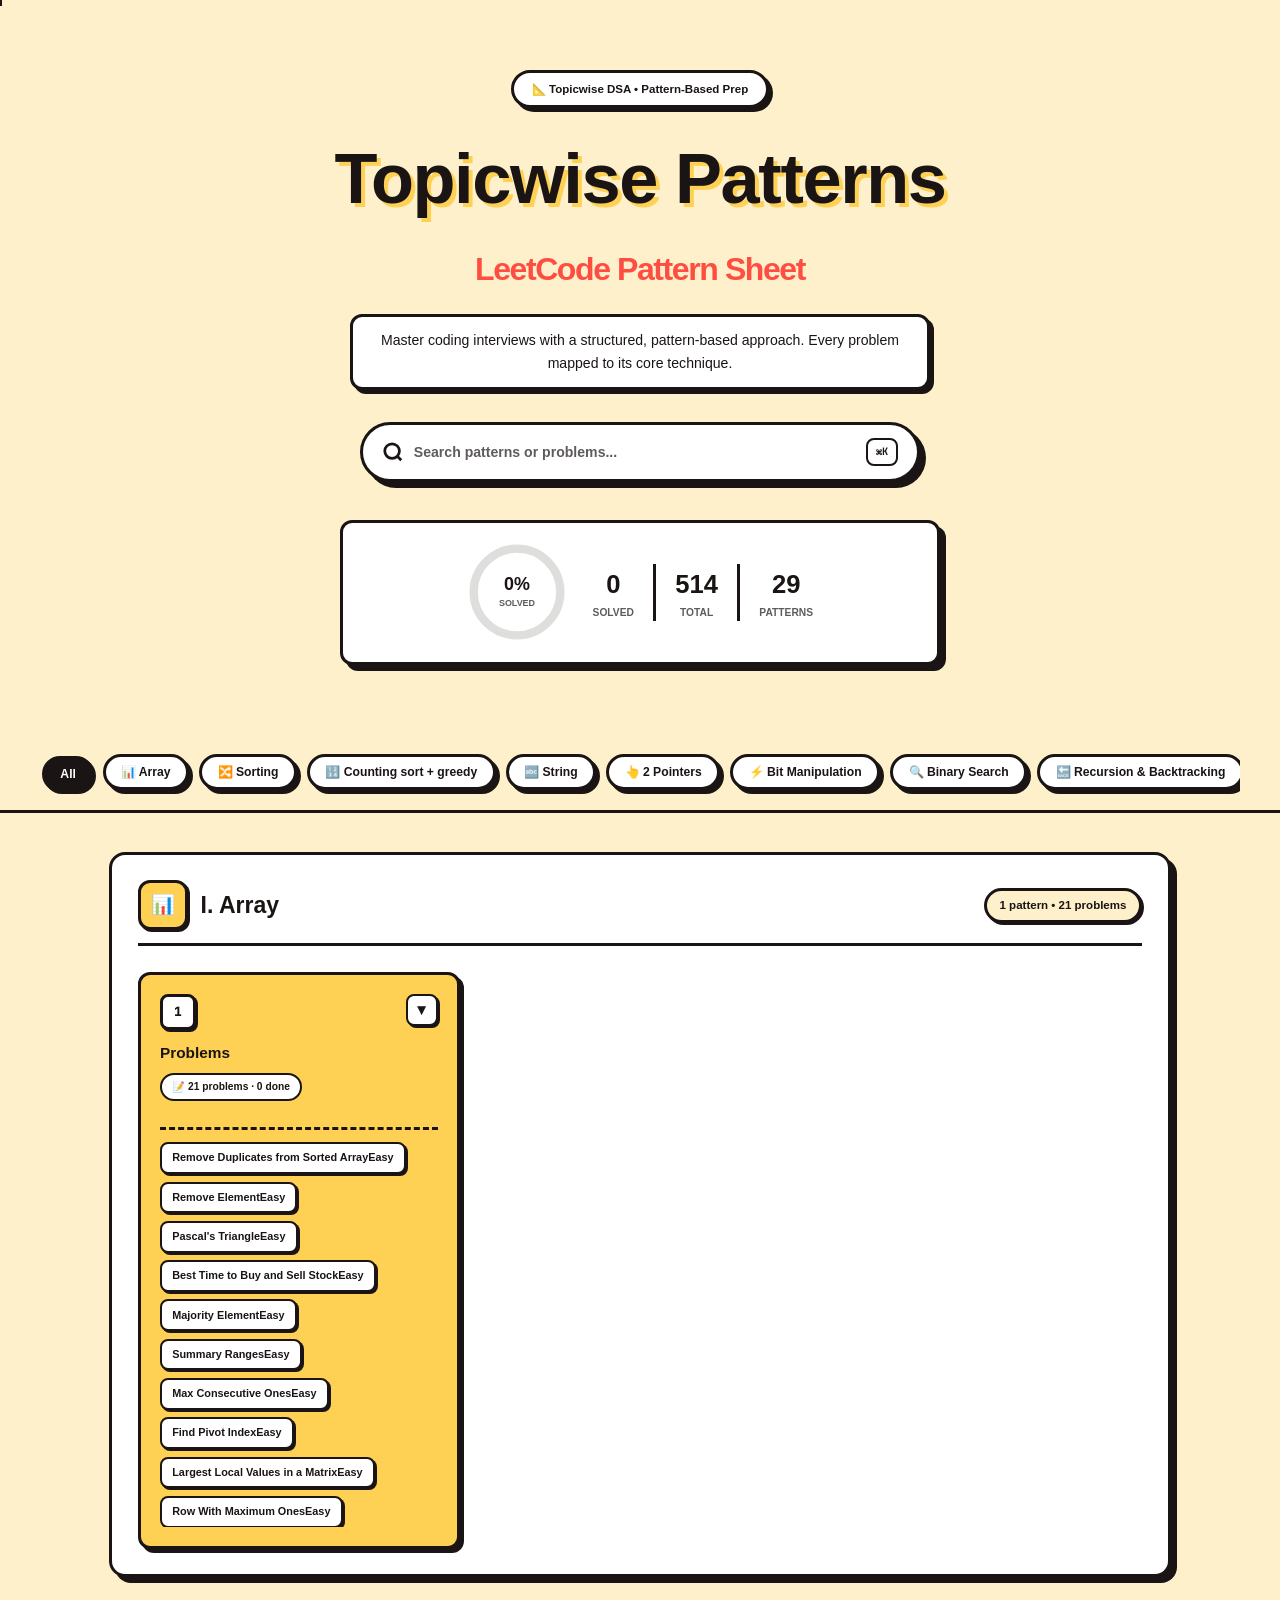
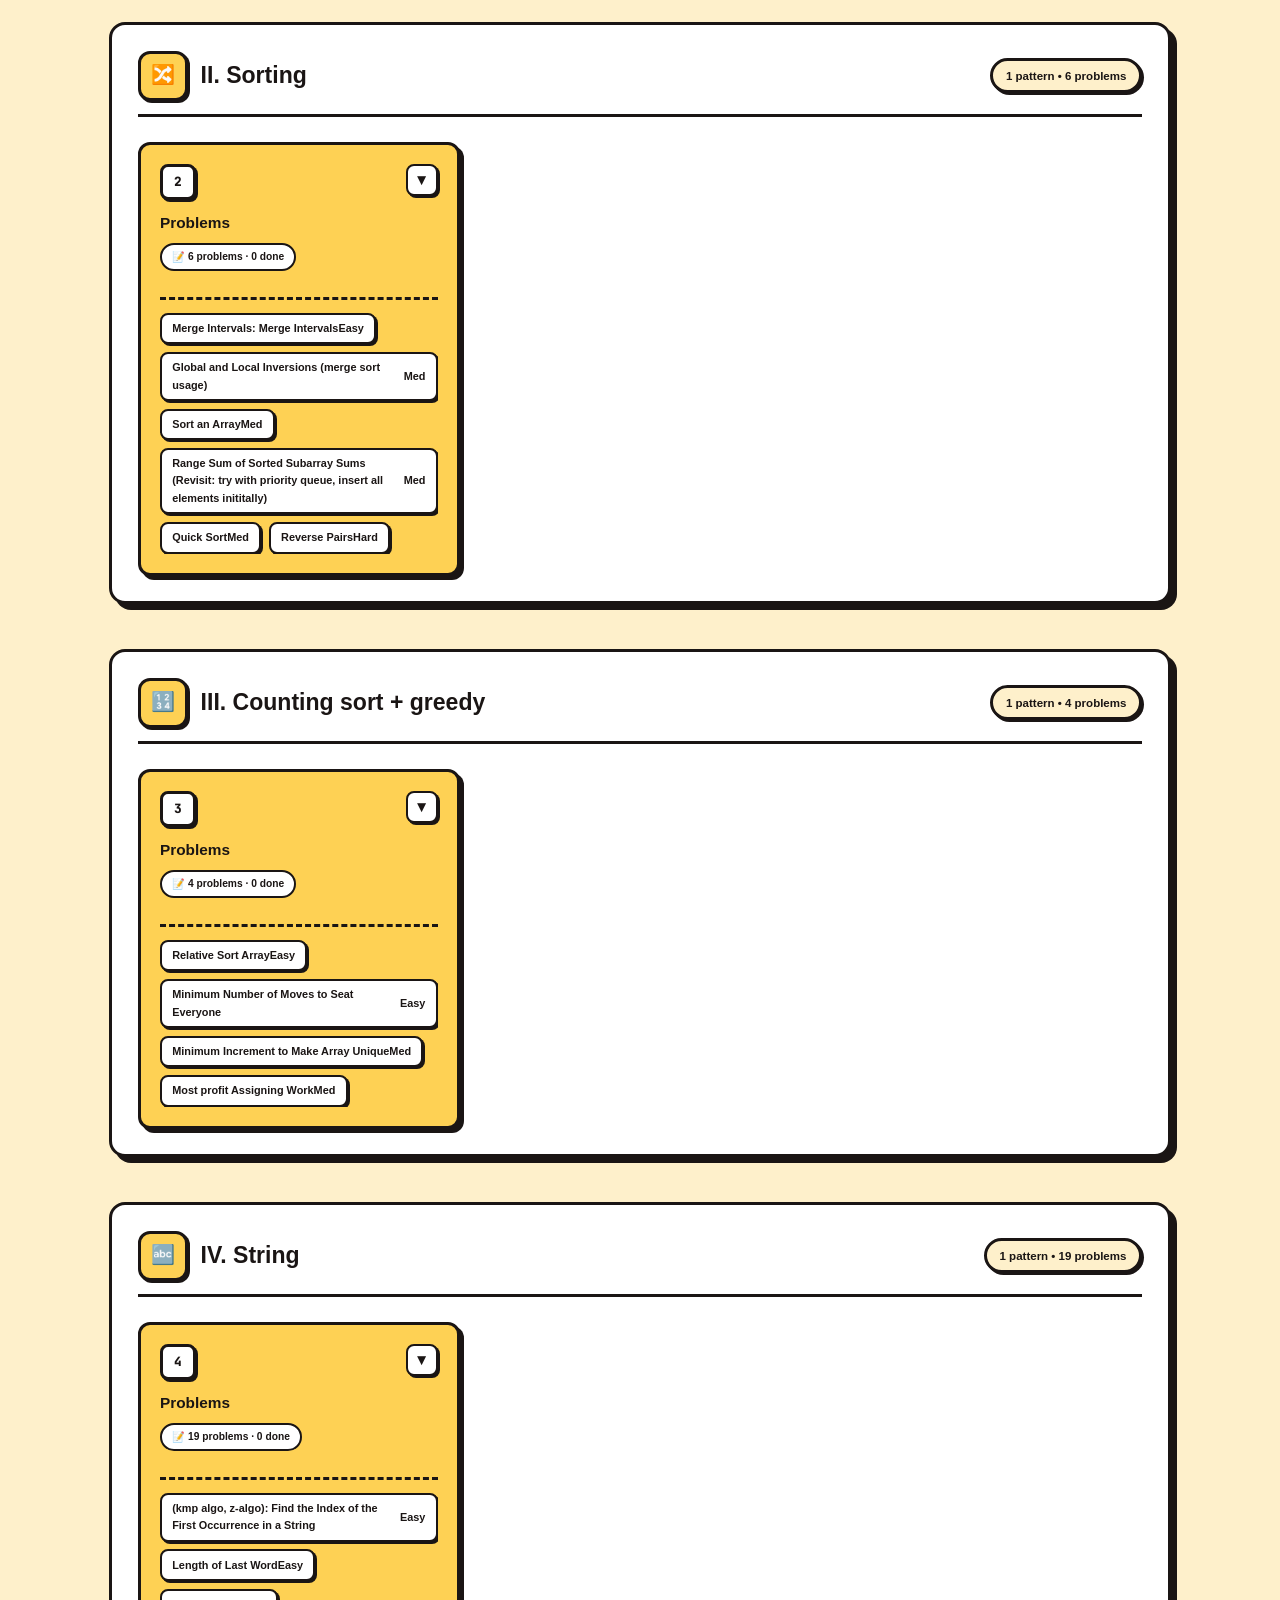
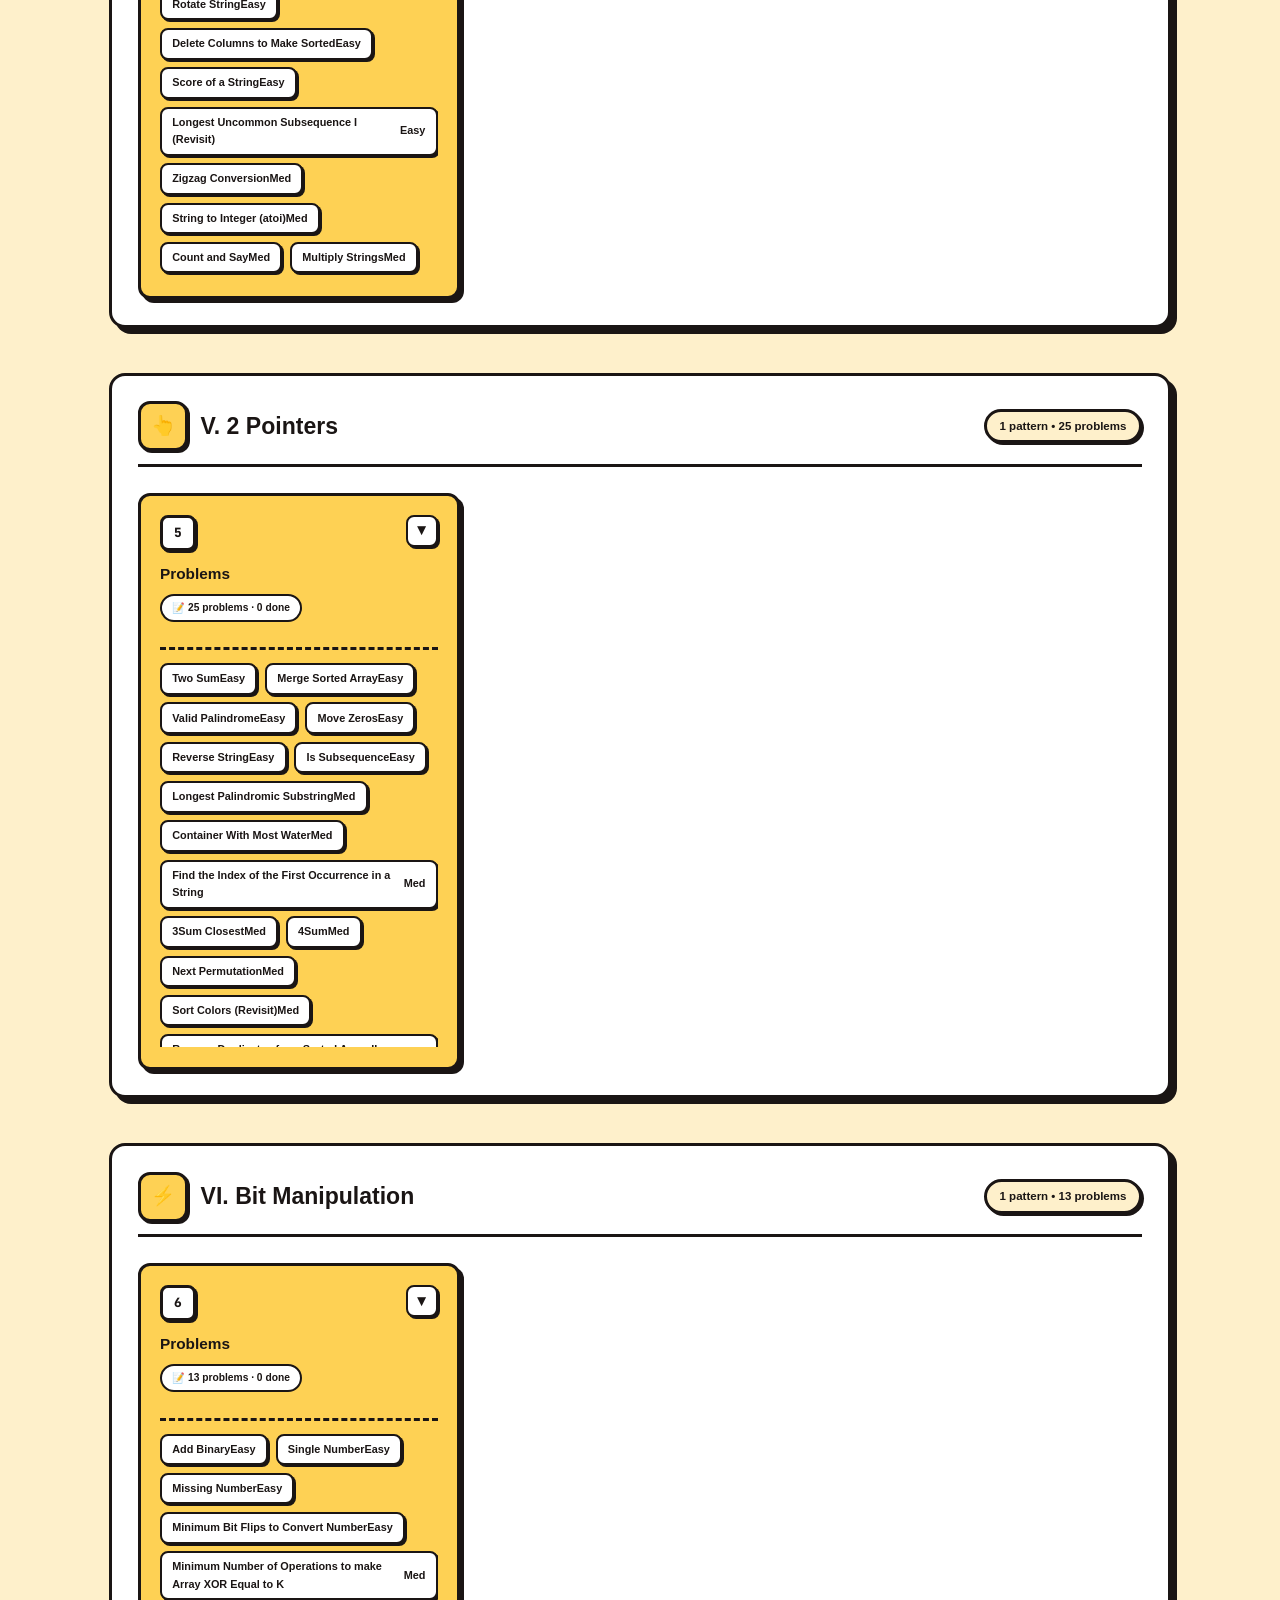
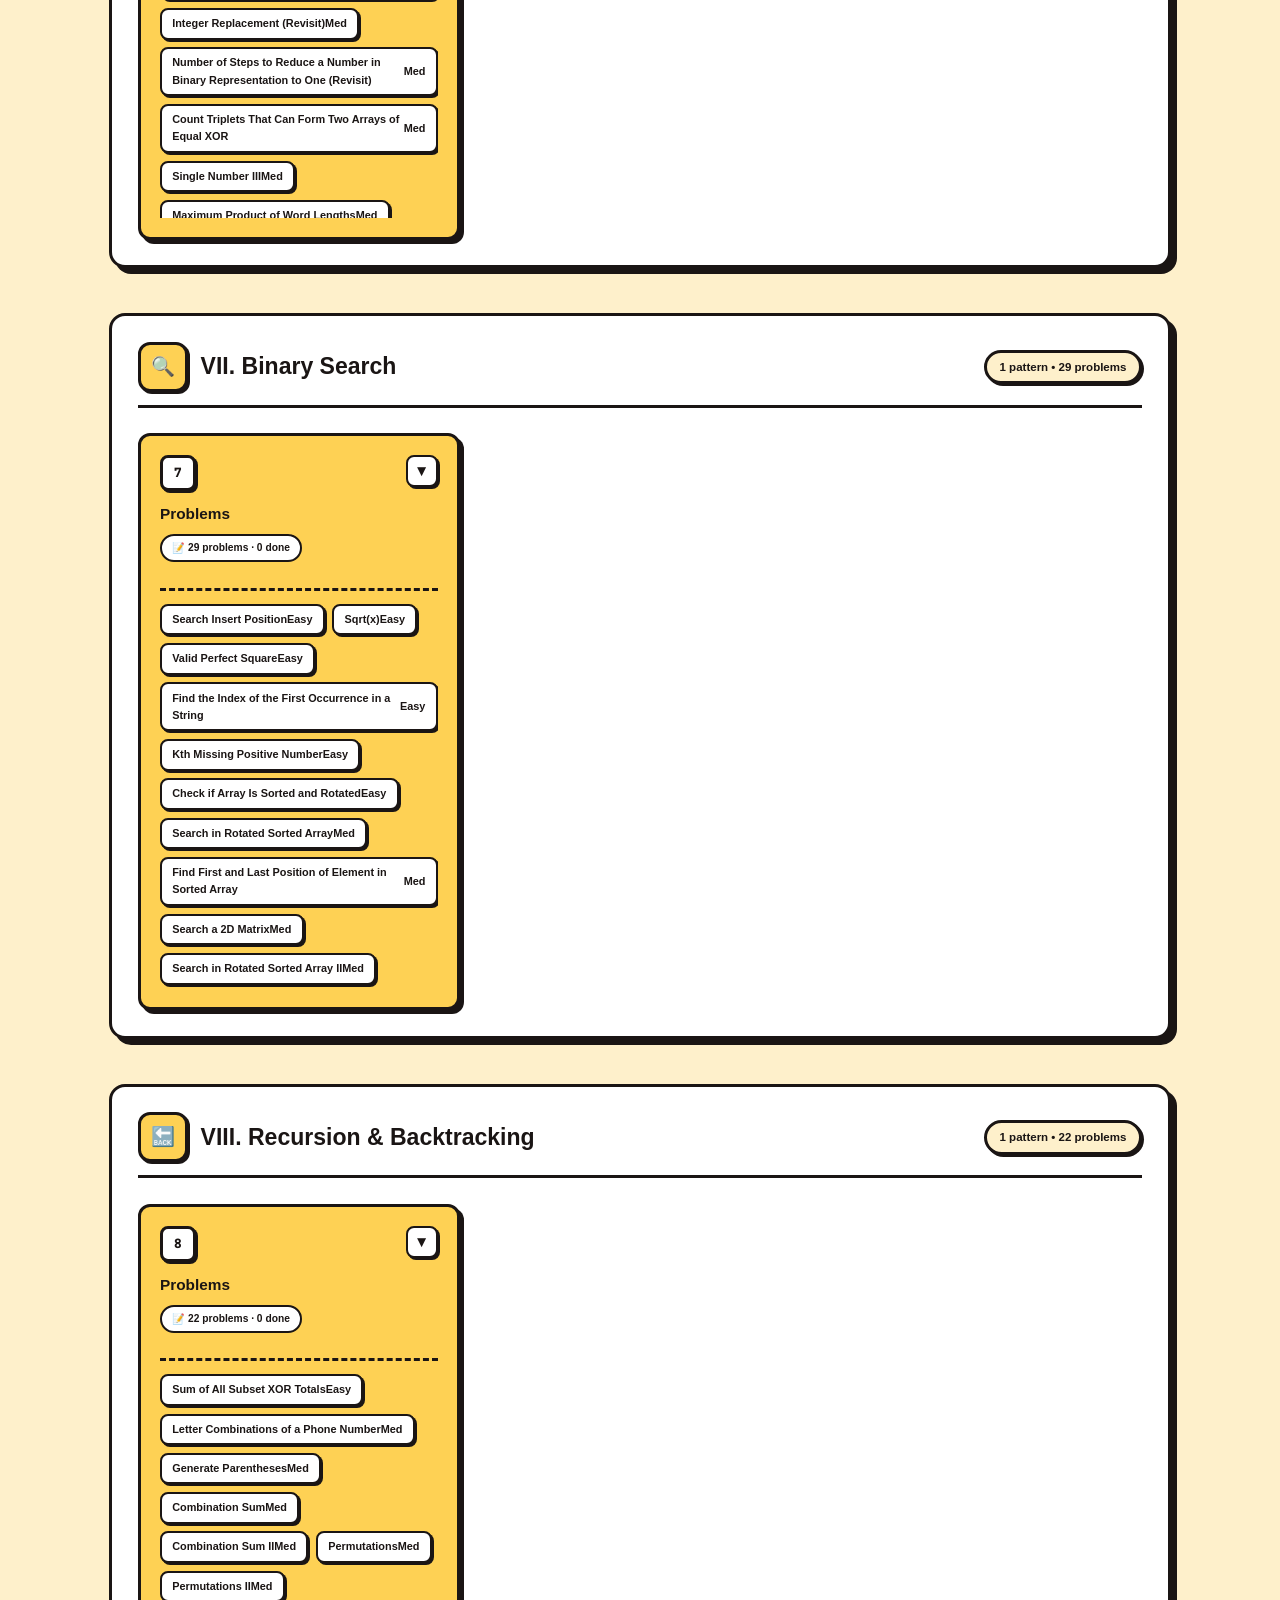
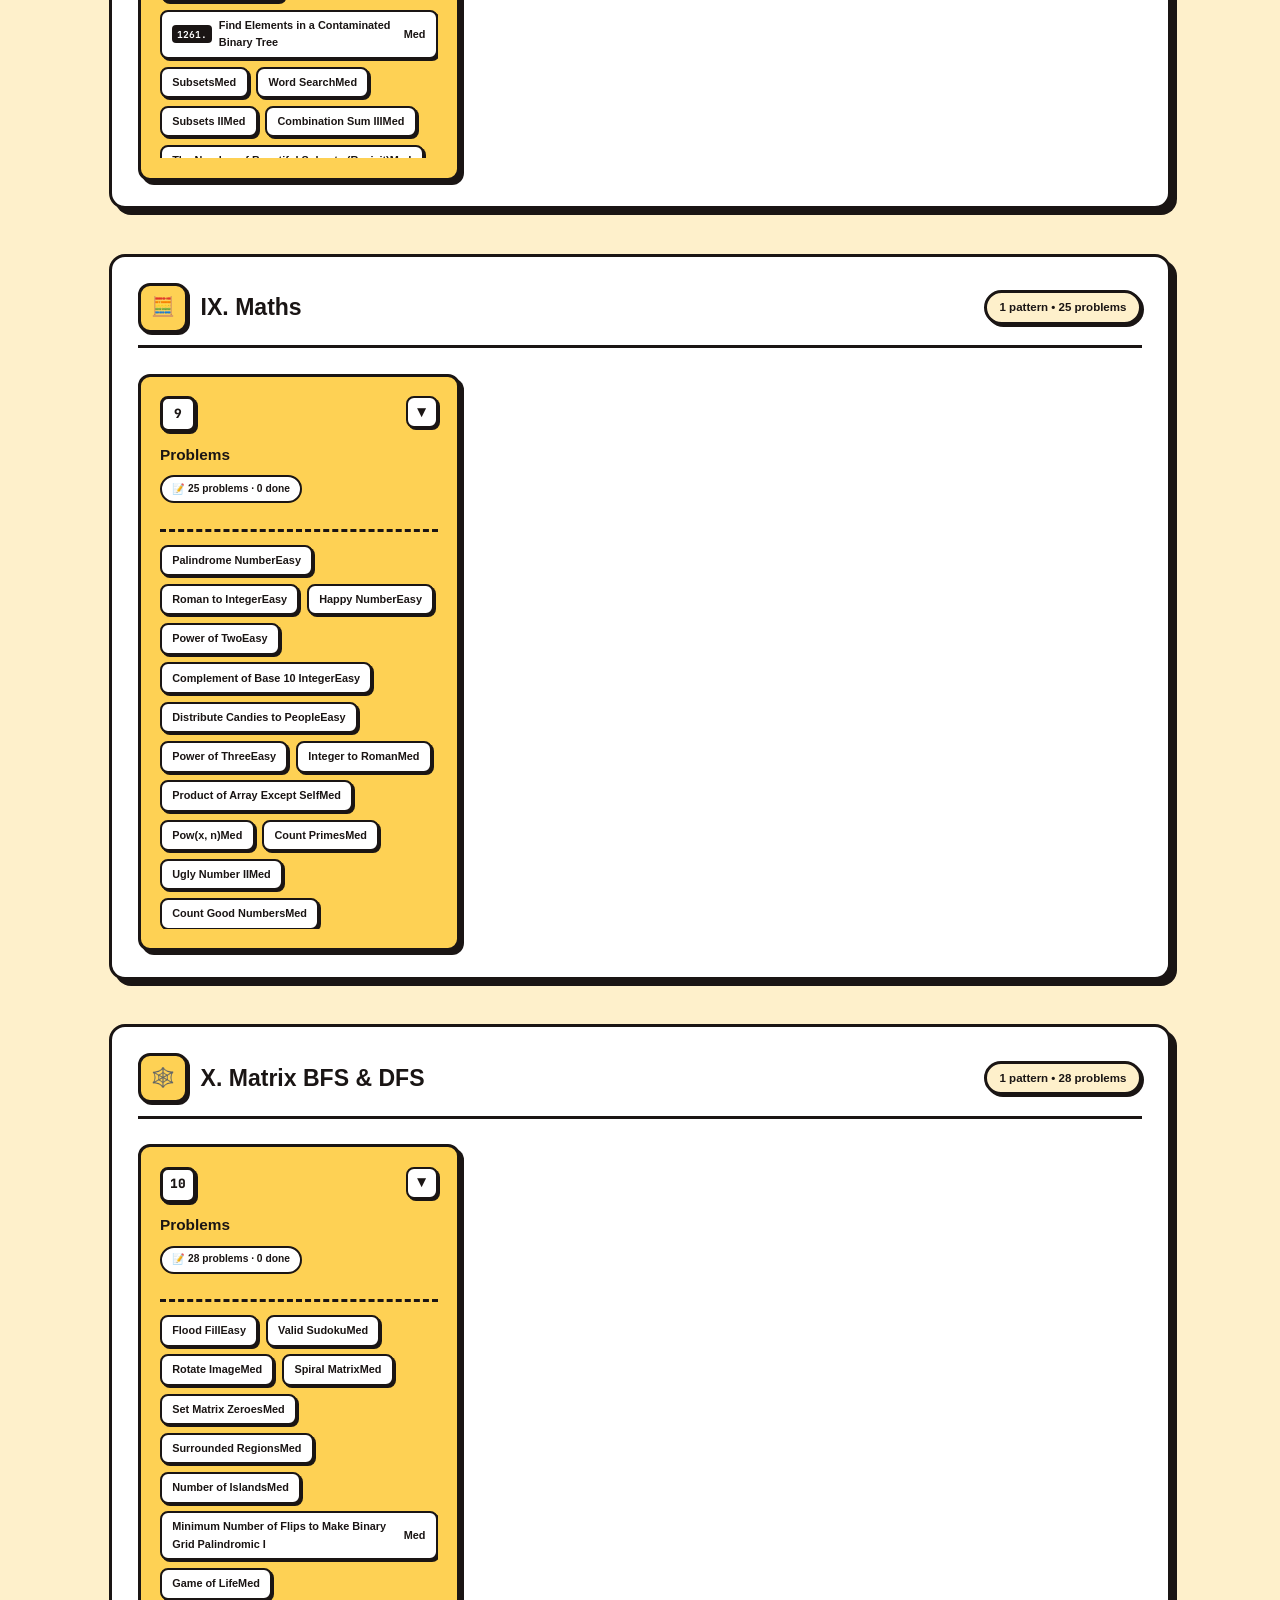
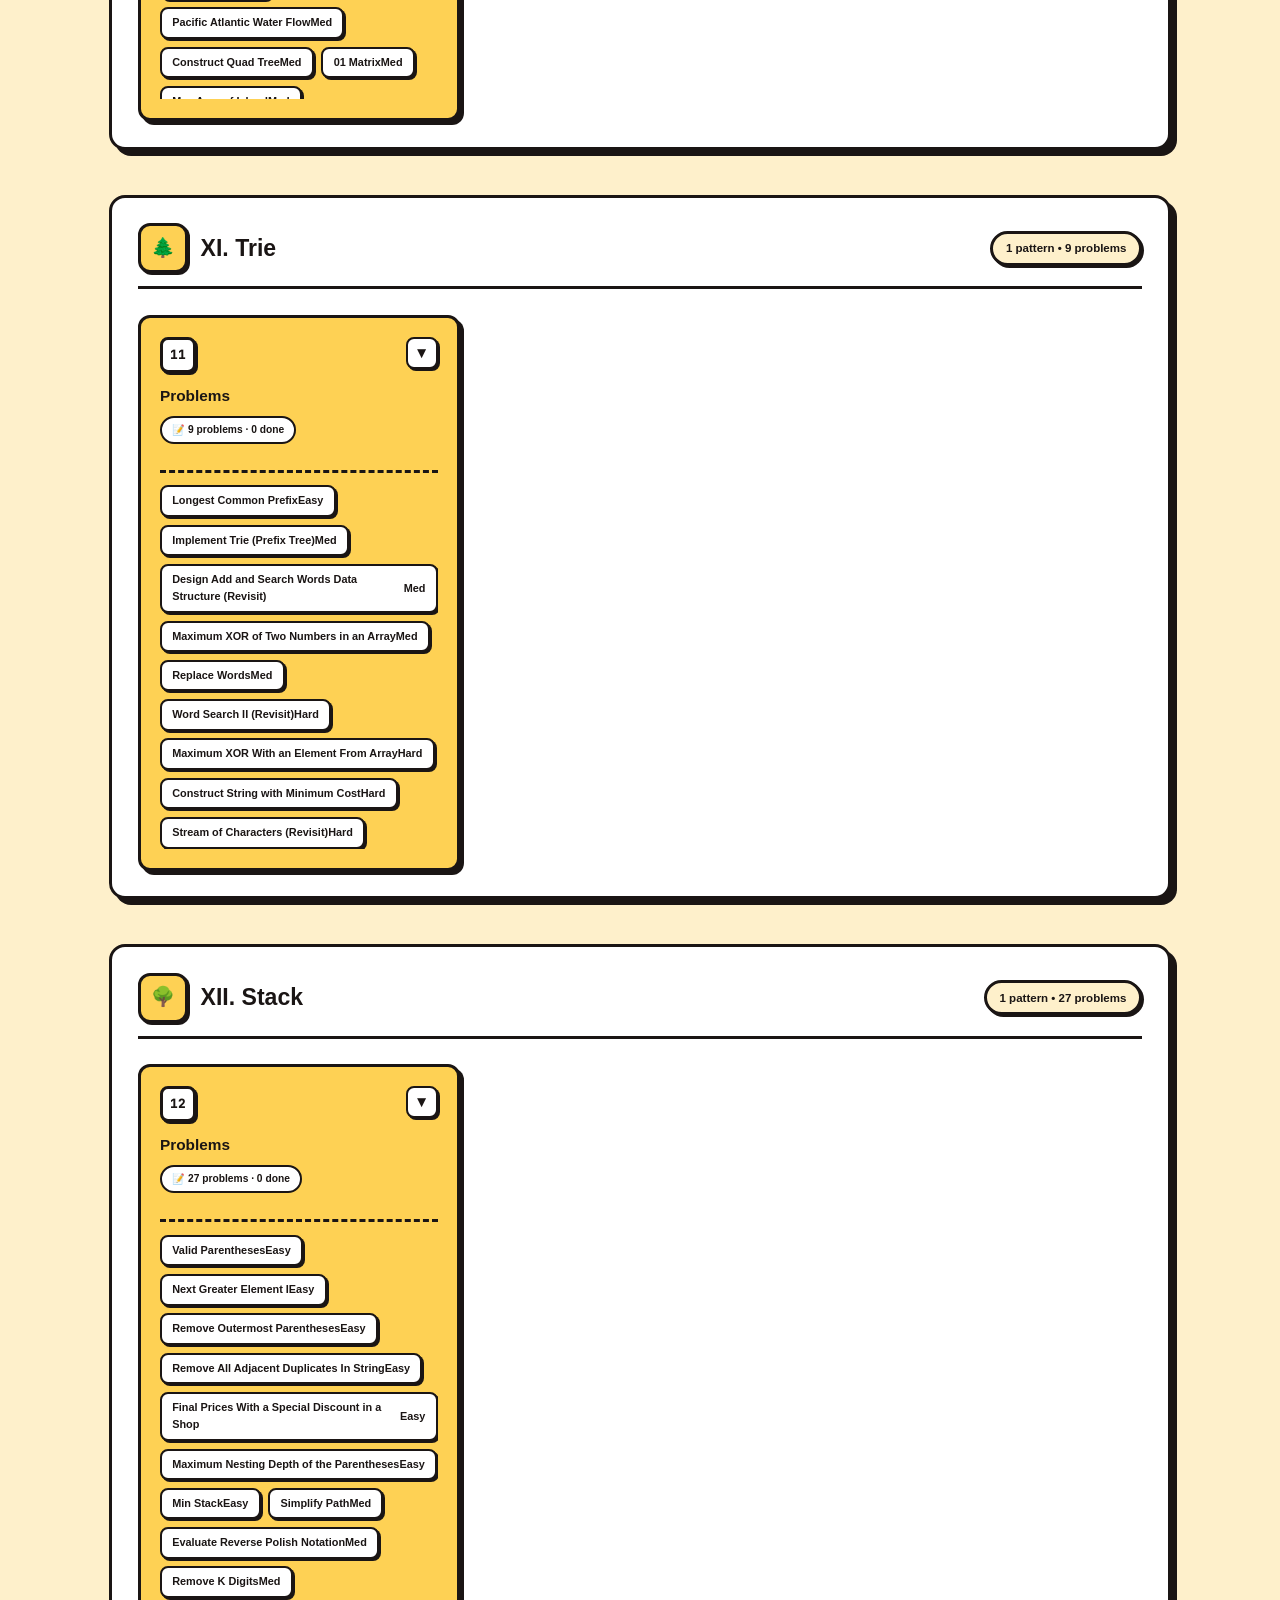
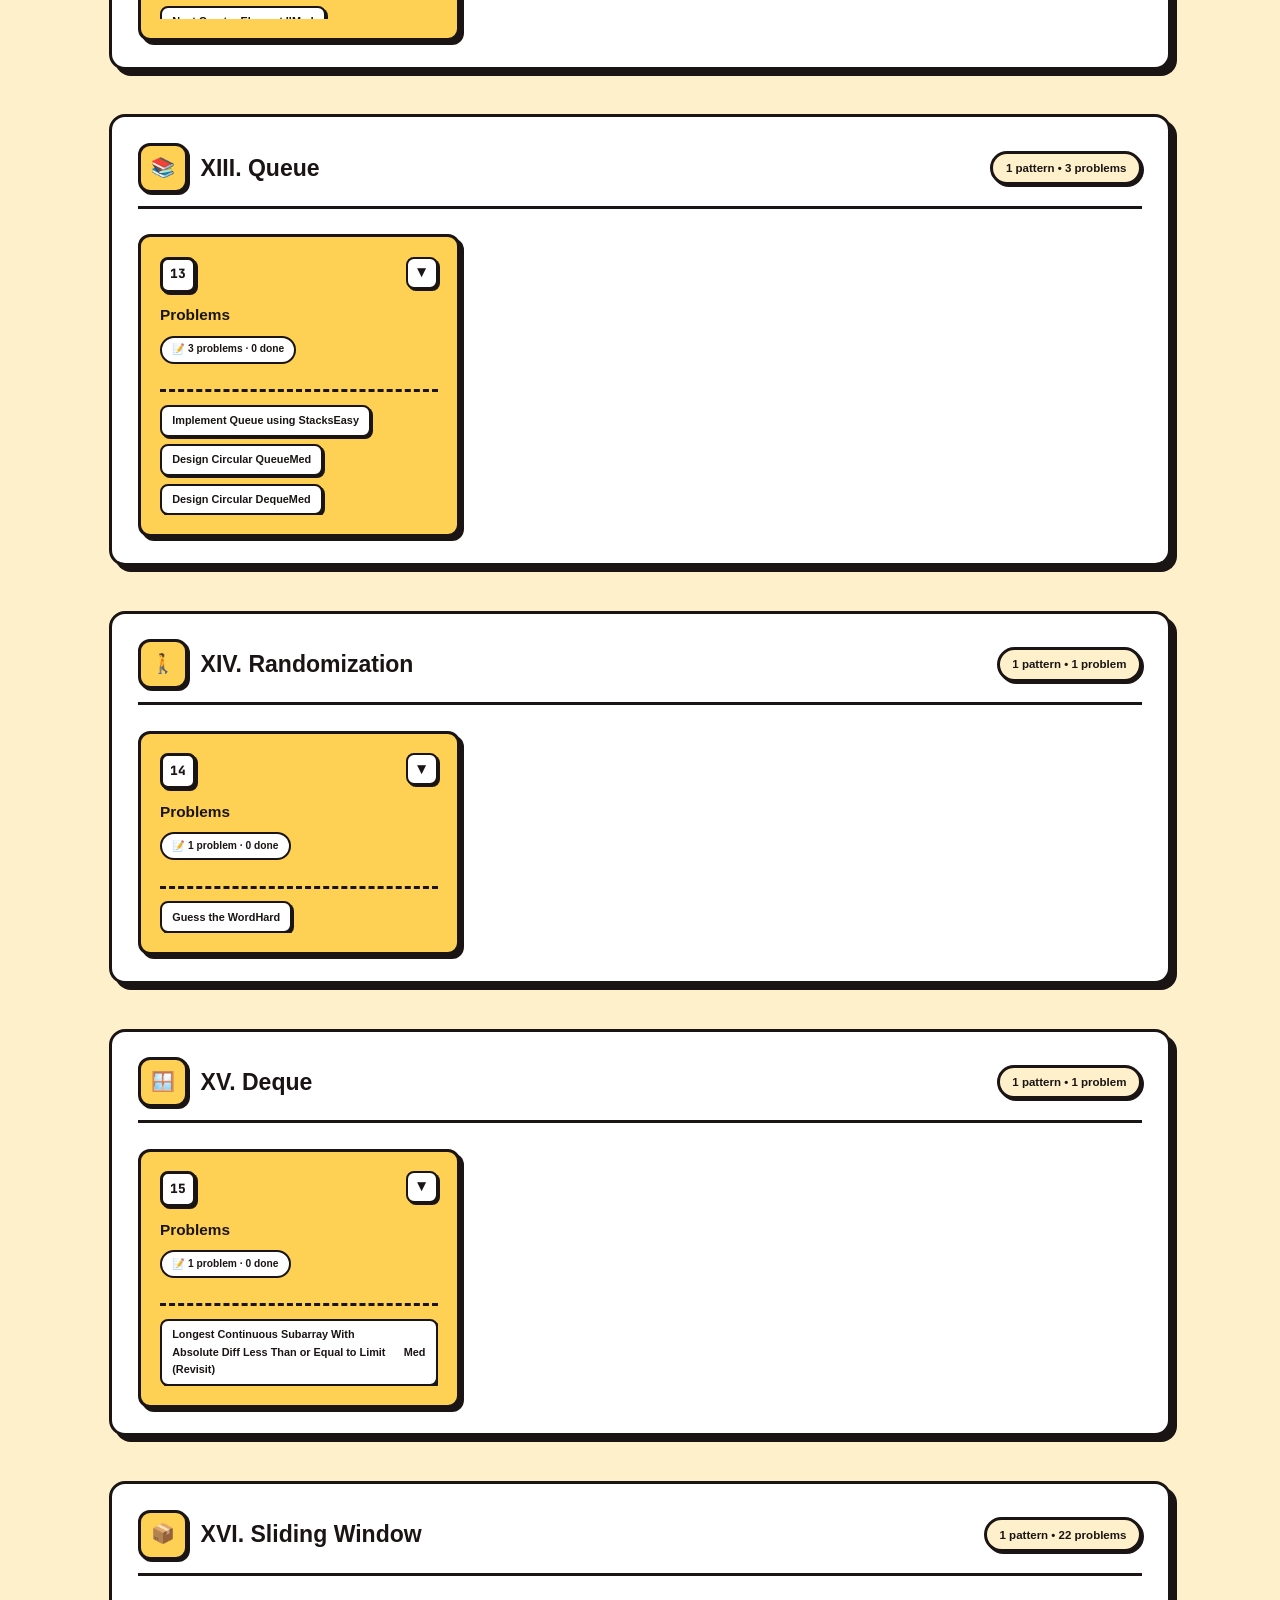
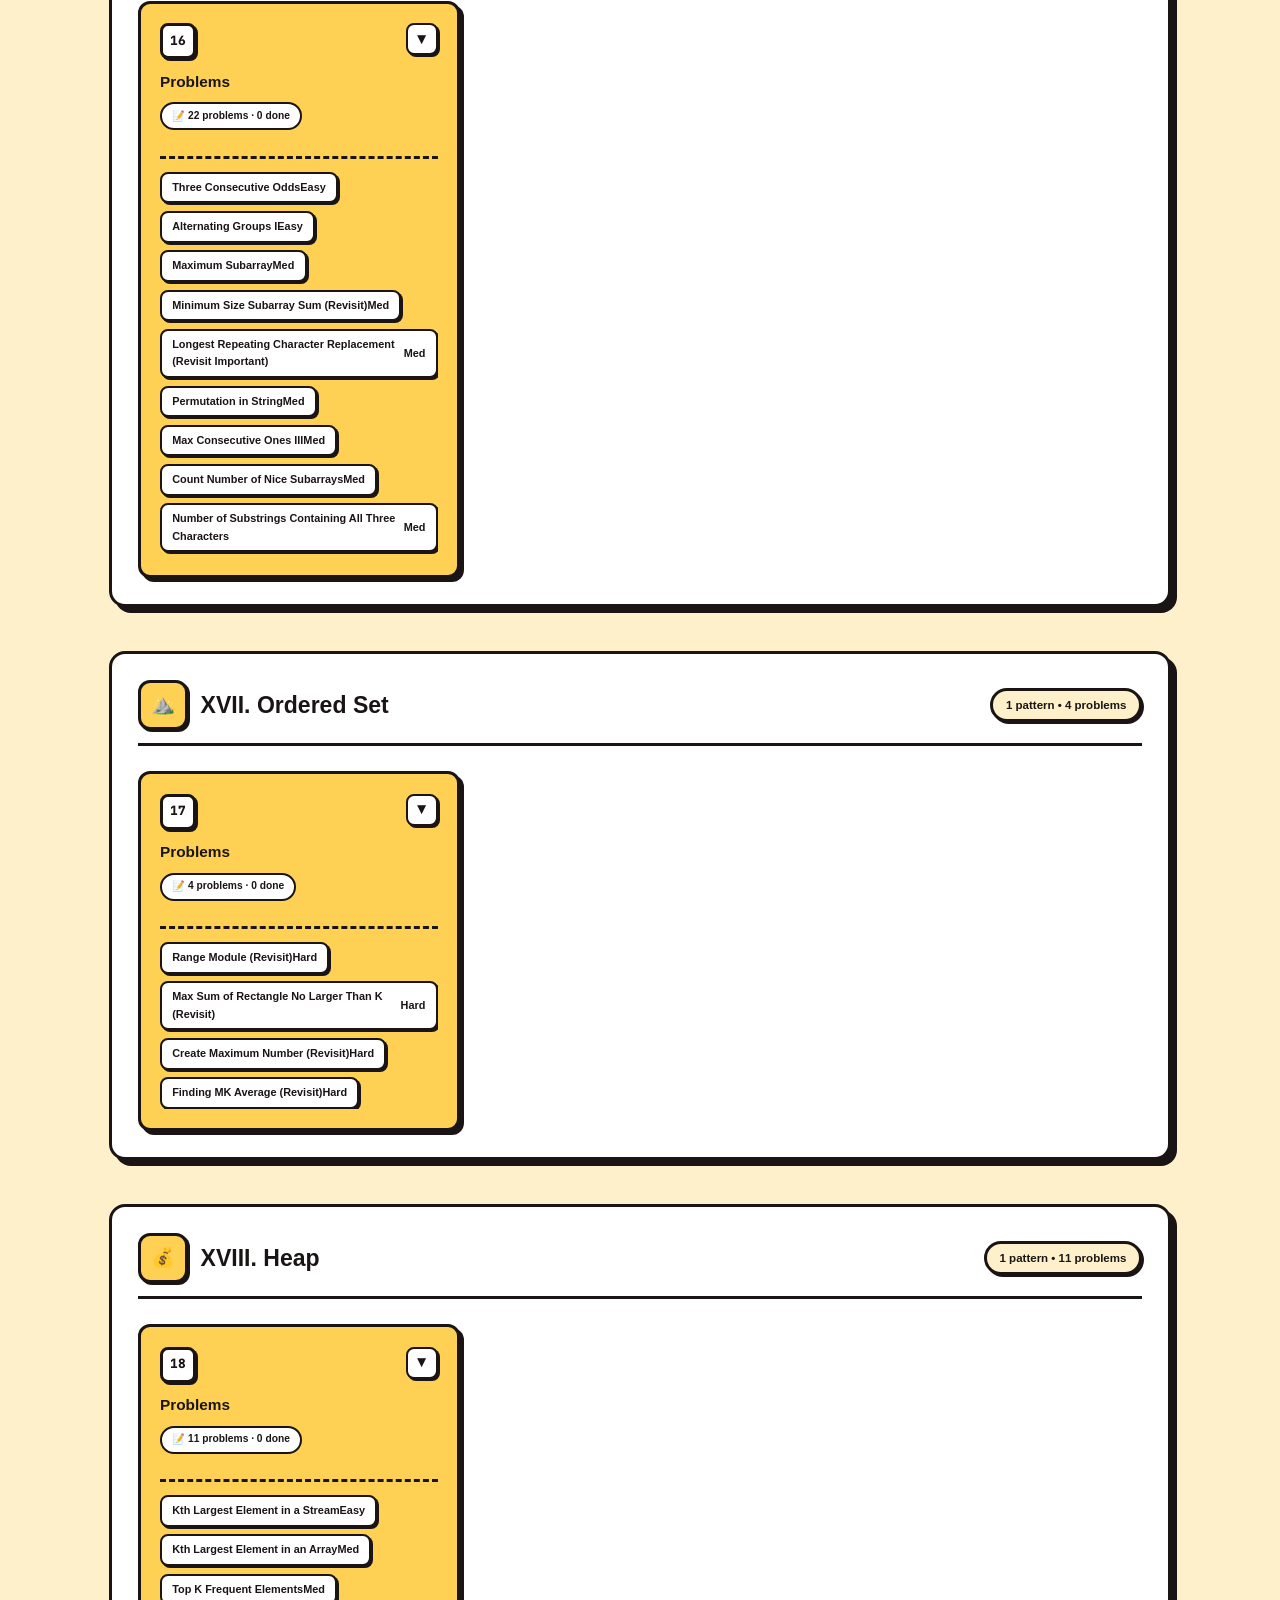
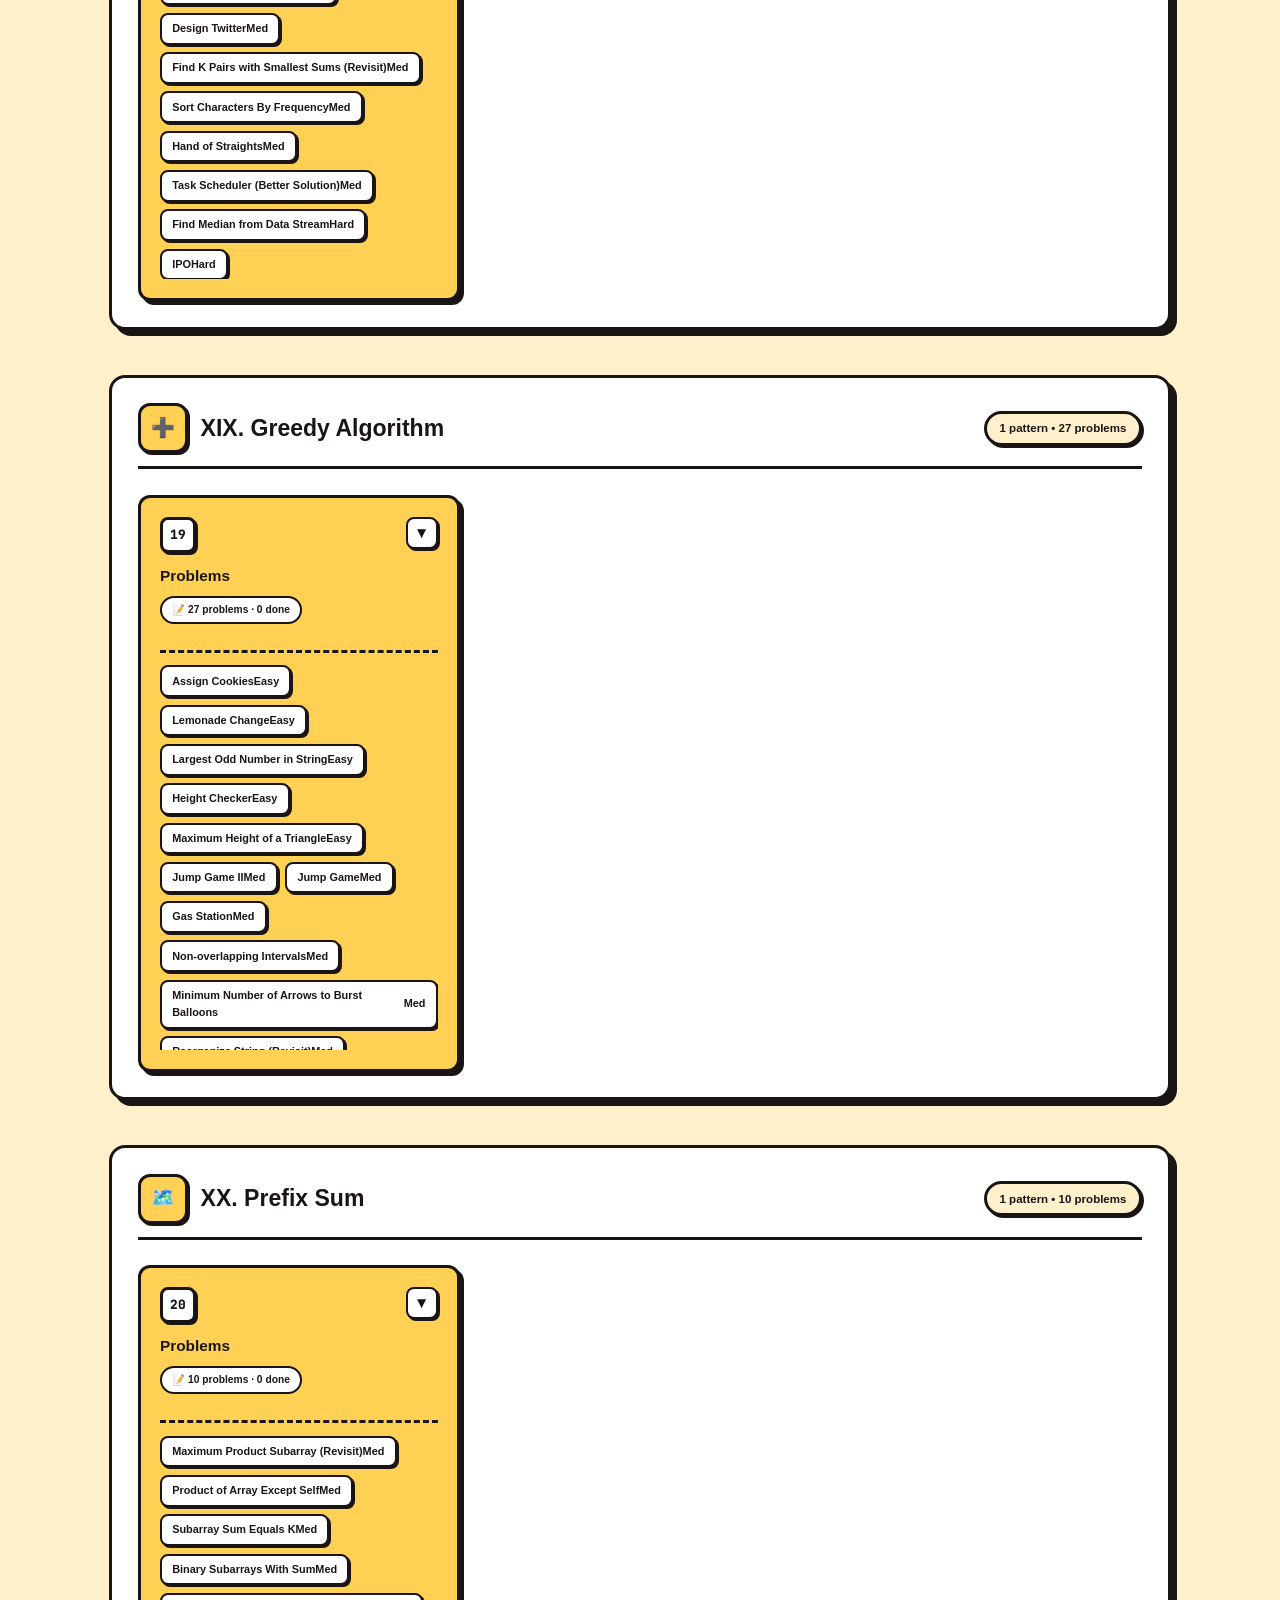
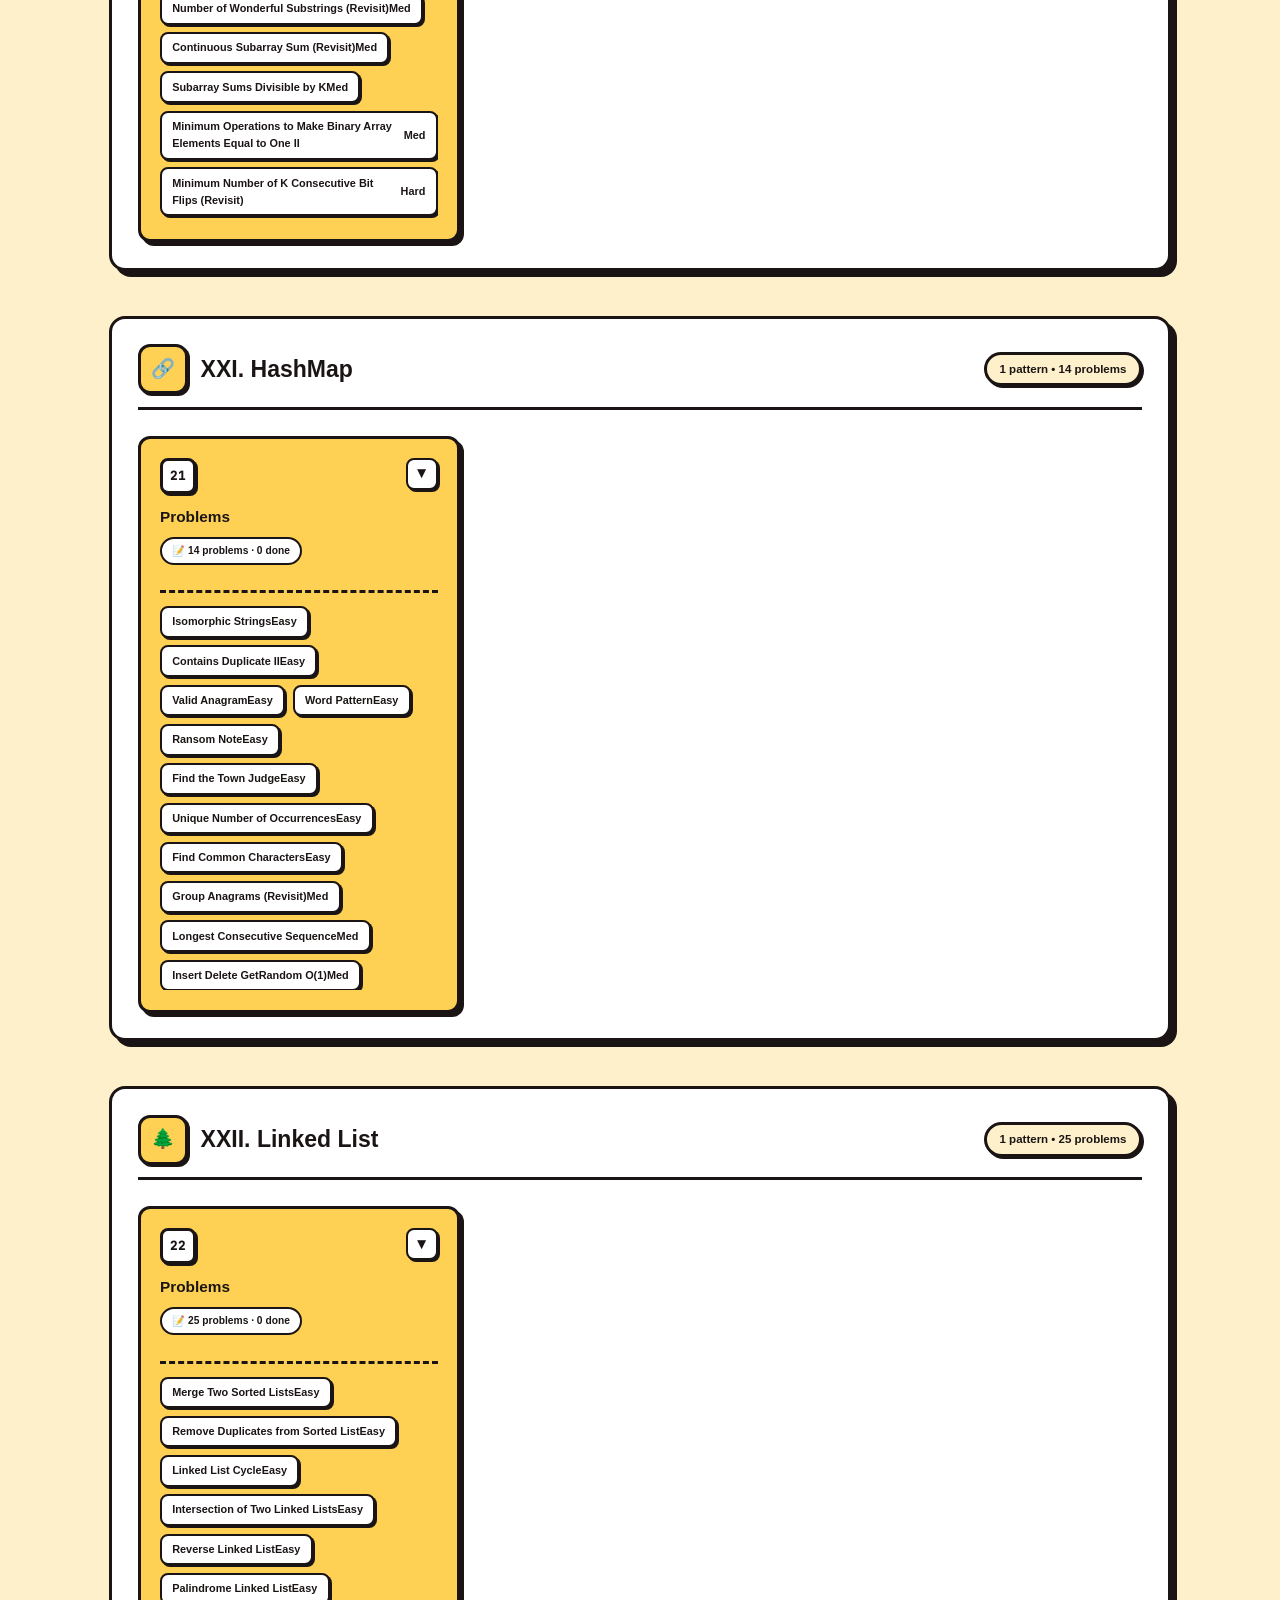
<file: topicwise.html>
<!DOCTYPE html>
<html lang="en">

<head>
    <meta charset="UTF-8">
    <meta name="viewport" content="width=device-width, initial-scale=1.0">
    <title>Topicwise Patterns — LeetCode Pattern Sheet</title>
    <meta name="description"
        content="A comprehensive collection of patterns organized by category. Master coding interviews with structured pattern-based problem solving.">
    <link rel="preconnect" href="https://fonts.googleapis.com">
    <link rel="preconnect" href="https://fonts.gstatic.com" crossorigin>
    <link
        href="https://fonts.googleapis.com/css2?family=Inter:wght@300;400;500;600;700;800;900&family=JetBrains+Mono:wght@400;500&display=swap"
        rel="stylesheet">
    <link rel="stylesheet" href="style.css">
</head>

<body>
    <!-- Progress bar -->
    <div class="progress-bar" id="progressBar"></div>

    <!-- Animated background -->
    <div class="bg-grid"></div>
    <div class="glow glow-1"></div>
    <div class="glow glow-2"></div>
    <div class="glow glow-3"></div>

    <!-- Header -->
    <header class="hero">
        <div class="hero-badge">📐 Topicwise DSA • Pattern-Based Prep</div>
        <h1 class="hero-title">
            <span class="gradient-text">Topicwise Patterns</span>
            <br>
            <span class="subtitle">LeetCode Pattern Sheet</span>
        </h1>
        <p class="hero-desc">Master coding interviews with a structured, pattern-based approach. Every problem mapped to
            its core technique.</p>

        <div class="search-container">
            <div class="search-box">
                <svg class="search-icon" viewBox="0 0 24 24" fill="none" stroke="currentColor" stroke-width="2">
                    <circle cx="11" cy="11" r="8" />
                    <path d="m21 21-4.35-4.35" />
                </svg>
                <input type="text" id="searchInput" placeholder="Search patterns or problems..." autocomplete="off">
                <kbd class="search-kbd">⌘K</kbd>
            </div>
        </div>

        <!-- Overall progress -->
        <div class="overall-progress" id="overallProgress">
            <div class="progress-ring-container">
                <svg class="progress-ring" viewBox="0 0 120 120">
                    <circle class="progress-ring-bg" cx="60" cy="60" r="52" />
                    <circle class="progress-ring-fill" id="progressRing" cx="60" cy="60" r="52" />
                </svg>
                <div class="progress-ring-text">
                    <span class="progress-pct" id="progressPct">0%</span>
                    <span class="progress-label">solved</span>
                </div>
            </div>
            <div class="progress-stats">
                <div class="progress-stat">
                    <span class="progress-stat-num" id="solvedCount">0</span>
                    <span class="progress-stat-label">Solved</span>
                </div>
                <div class="stat-divider"></div>
                <div class="progress-stat">
                    <span class="progress-stat-num" id="totalCount">0</span>
                    <span class="progress-stat-label">Total</span>
                </div>
                <div class="stat-divider"></div>
                <div class="progress-stat">
                    <span class="progress-stat-num" id="patternCount">0</span>
                    <span class="progress-stat-label">Patterns</span>
                </div>
            </div>
        </div>
    </header>

    <!-- Category Navigation -->
    <nav class="category-nav" id="categoryNav">
        <div class="nav-track">
            <button class="nav-pill active" data-category="all">All</button>
        </div>
    </nav>

    <!-- Main Content -->
    <main class="content" id="mainContent">
        <!-- Categories are dynamically generated -->
    </main>

    <!-- Footer -->
    <footer class="footer">
        <p>Built with ❤️ from <strong>topicwise.txt list</strong></p>
        <p class="footer-sub">Topicwise Patterns • Crack the code, one pattern at a time.</p>
    </footer>

    <!-- Back to top -->
    <button class="back-to-top" id="backToTop" aria-label="Back to top">
        <svg viewBox="0 0 24 24" fill="none" stroke="currentColor" stroke-width="2.5">
            <path d="M18 15l-6-6-6 6" />
        </svg>
    </button>

    <script src="topicwise-data.js"></script>
    <script src="topicwise-app.js"></script>
</body>

</html>
</file>
<file: style.css>
/* ========================================
   THITA PATTERNS — Neobrutalist Design System
   Monitor YT Inspired Aesthetic
   ======================================== */

:root {
    --bg-panel: #fff;
    /* Colors */
    --bg-primary: #fef0cb;
    --bg-card: #fed154;
    --bg-card-2: #40c4aa;
    --bg-card-3: #ffaa9e;

    --text-primary: #1a1514;
    --text-muted: rgba(26, 21, 20, 0.7);

    --accent-primary: #ff4d42;
    --accent-secondary: #fed154;

    --border-color: #1a1514;
    --border-width: 3px;

    /* Shadows (Solid Neobrutalist) */
    --shadow-solid: 4px 4px 0px var(--border-color);
    --shadow-solid-lg: 6px 6px 0px var(--border-color);
    --shadow-solid-hover: 2px 2px 0px var(--border-color);

    /* Typography */
    --font-sans: 'Outfit', -apple-system, BlinkMacSystemFont, sans-serif;
    --font-mono: 'JetBrains Mono', 'SF Mono', monospace;

    /* Spacing */
    --section-gap: 3.5rem;
    --card-radius: 12px;
    --pill-radius: 50px;

    /* Transitions */
    --ease-brutal: cubic-bezier(0.4, 0, 0.2, 1);
}

/* ===== RESET & BASE ===== */
*,
*::before,
*::after {
    margin: 0;
    padding: 0;
    box-sizing: border-box;
}

html {
    font-size: 80%;
    scroll-behavior: smooth;
    -webkit-font-smoothing: antialiased;
    -moz-osx-font-smoothing: grayscale;
    scrollbar-width: thin;
    scrollbar-color: var(--border-color) var(--bg-primary);
}

::-webkit-scrollbar {
    width: 10px;
}

::-webkit-scrollbar-track {
    background: var(--bg-primary);
    border-left: var(--border-width) solid var(--border-color);
}

::-webkit-scrollbar-thumb {
    background: var(--accent-primary);
    border: var(--border-width) solid var(--border-color);
    border-radius: 10px;
}

body {
    font-family: var(--font-sans);
    background: var(--bg-primary);
    color: var(--text-primary);
    line-height: 1.6;
    overflow-x: hidden;
    min-height: 100vh;
}

::selection {
    background: var(--accent-secondary);
    color: var(--text-primary);
}

/* ===== ANIMATED BACKGROUND ===== */
.bg-dots {
    position: fixed;
    inset: 0;
    z-index: 0;
    background-image: radial-gradient(var(--text-muted) 1px, transparent 1px);
    background-size: 20px 20px;
    opacity: 0.15;
    pointer-events: none;
}

/* ===== HERO ===== */
.hero {
    position: relative;
    z-index: 1;
    text-align: center;
    padding: 5.5rem 1.5rem 3rem;
    max-width: 800px;
    margin: 0 auto;
}

.hero-badge {
    display: inline-flex;
    align-items: center;
    gap: 0.5rem;
    padding: 0.5rem 1.4rem;
    background: var(--bg-panel);
    border: var(--border-width) solid var(--border-color);
    border-radius: var(--pill-radius);
    font-size: 0.9rem;
    font-weight: 700;
    color: var(--text-primary);
    box-shadow: var(--shadow-solid);
    margin-bottom: 2.5rem;
}

.hero-title {
    font-size: clamp(3rem, 7vw, 5.5rem);
    font-weight: 900;
    line-height: 1.1;
    letter-spacing: -0.02em;
    margin-bottom: 1.5rem;
}

.gradient-text {
    color: var(--text-primary);
    text-shadow: 4px 4px 0px var(--accent-secondary);
}

.subtitle {
    font-size: clamp(1.5rem, 4vw, 2.5rem);
    font-weight: 800;
    color: var(--accent-primary);
}

.hero-desc {
    font-size: 1.1rem;
    font-weight: 500;
    color: var(--text-primary);
    max-width: 580px;
    margin: 0 auto 2.5rem;
    line-height: 1.6;
    background: var(--bg-panel);
    padding: 1rem 1.5rem;
    border: var(--border-width) solid var(--border-color);
    border-radius: var(--card-radius);
    box-shadow: var(--shadow-solid);
}

/* ===== SEARCH ===== */
.search-container {
    margin-bottom: 3rem;
}

.search-box {
    display: flex;
    align-items: center;
    gap: 0.75rem;
    max-width: 560px;
    margin: 0 auto;
    padding: 1rem 1.5rem;
    background: var(--bg-panel);
    border: var(--border-width) solid var(--border-color);
    border-radius: var(--pill-radius);
    box-shadow: var(--shadow-solid-lg);
    transition: all 0.2s var(--ease-brutal);
}

.search-box:focus-within {
    transform: translate(2px, 2px);
    box-shadow: var(--shadow-solid);
    background: var(--bg-card);
}

.search-icon {
    width: 22px;
    height: 22px;
    color: var(--text-primary);
    stroke-width: 3;
}

.search-box input {
    flex: 1;
    background: none;
    border: none;
    outline: none;
    color: var(--text-primary);
    font-family: var(--font-sans);
    font-size: 1.1rem;
    font-weight: 600;
}

.search-box input::placeholder {
    color: var(--text-muted);
}

.search-kbd {
    padding: 0.3rem 0.6rem;
    background: var(--bg-panel);
    border: 2px solid var(--border-color);
    border-radius: 8px;
    font-family: var(--font-mono);
    font-size: 0.8rem;
    font-weight: 700;
    color: var(--text-primary);
}

/* ===== RANDOM QUESTION BTN ===== */
.random-question-container {
    margin-bottom: 2rem;
}

.random-question-btn {
    display: inline-flex;
    align-items: center;
    gap: 0.5rem;
    background: var(--bg-card-2);
    color: var(--text-primary);
    padding: 0.8rem 1.5rem;
    border: var(--border-width) solid var(--border-color);
    border-radius: var(--pill-radius);
    font-size: 1.1rem;
    font-weight: 800;
    cursor: pointer;
    box-shadow: var(--shadow-solid);
    transition: all 0.1s var(--ease-brutal);
    font-family: var(--font-sans);
}

.random-question-btn:hover {
    transform: translate(2px, 2px);
    box-shadow: var(--shadow-solid-hover);
}

/* ===== OVERALL PROGRESS ===== */
.overall-progress {
    display: flex;
    align-items: center;
    justify-content: center;
    gap: 2rem;
    background: var(--bg-panel);
    padding: 1.5rem 2rem;
    border: var(--border-width) solid var(--border-color);
    border-radius: var(--card-radius);
    box-shadow: var(--shadow-solid-lg);
    max-width: 600px;
    margin: 0 auto 3rem;
    flex-wrap: wrap;
}

.progress-ring-container {
    position: relative;
    width: 100px;
    height: 100px;
}

.progress-ring {
    transform: rotate(-90deg);
}

.progress-ring-bg {
    fill: none;
    stroke: var(--text-muted);
    stroke-width: 10;
    opacity: 0.2;
}

.progress-ring-fill {
    fill: none;
    stroke: var(--accent-primary);
    stroke-width: 10;
    stroke-dasharray: 326.72;
    stroke-dashoffset: 326.72;
    transition: stroke-dashoffset 0.5s ease-out;
}

.progress-ring-text {
    position: absolute;
    top: 50%;
    left: 50%;
    transform: translate(-50%, -50%);
    text-align: center;
    line-height: 1.1;
}

.progress-pct {
    display: block;
    font-size: 1.4rem;
    font-weight: 900;
    color: var(--text-primary);
}

.progress-label {
    font-size: 0.7rem;
    font-weight: 700;
    color: var(--text-muted);
    text-transform: uppercase;
}

.progress-stats {
    display: flex;
    gap: 1.5rem;
}

.progress-stat {
    display: flex;
    flex-direction: column;
    align-items: center;
}

.progress-stat-num {
    font-size: 2rem;
    font-weight: 900;
    color: var(--text-primary);
}

.progress-stat-label {
    font-size: 0.8rem;
    font-weight: 700;
    color: var(--text-muted);
    text-transform: uppercase;
}

.stat-divider {
    width: var(--border-width);
    background: var(--border-color);
}

/* ===== TIER NAV ===== */
.tier-nav {
    margin-top: 2rem;
}

.tier-track {
    display: flex;
    justify-content: center;
    gap: 0.8rem;
    flex-wrap: wrap;
}

.tier-btn {
    background: var(--bg-panel);
    color: var(--text-primary);
    border: var(--border-width) solid var(--border-color);
    padding: 0.6rem 1.2rem;
    border-radius: var(--pill-radius);
    font-family: var(--font-sans);
    font-weight: 700;
    font-size: 0.95rem;
    cursor: pointer;
    box-shadow: var(--shadow-solid);
    transition: all 0.1s var(--ease-brutal);
}

.tier-btn:hover {
    transform: translate(2px, 2px);
    box-shadow: var(--shadow-solid-hover);
}

.tier-btn.active {
    background: var(--accent-primary);
    color: #fff;
    transform: translate(2px, 2px);
    box-shadow: var(--shadow-solid-hover);
}

/* ===== CATEGORY NAV ===== */
.category-nav {
    position: sticky;
    top: 0;
    z-index: 100;
    background: var(--bg-primary);
    border-bottom: var(--border-width) solid var(--border-color);
    padding: 1rem 1.5rem;
}

.nav-track {
    display: flex;
    gap: 0.8rem;
    overflow-x: auto;
    scrollbar-width: none;
    max-width: 1200px;
    margin: 0 auto;
    padding-bottom: 8px;
}

.nav-pill {
    flex-shrink: 0;
    padding: 0.6rem 1.2rem;
    background: var(--bg-panel);
    border: var(--border-width) solid var(--border-color);
    border-radius: var(--pill-radius);
    color: var(--text-primary);
    font-family: var(--font-sans);
    font-weight: 700;
    font-size: 0.95rem;
    cursor: pointer;
    box-shadow: var(--shadow-solid);
    transition: all 0.1s var(--ease-brutal);
}

.nav-pill:hover {
    background: var(--bg-card);
    transform: translate(2px, 2px);
    box-shadow: var(--shadow-solid-hover);
}

.nav-pill.active {
    background: var(--text-primary);
    color: #fff;
    transform: translate(2px, 2px);
    box-shadow: var(--shadow-solid-hover);
}

.nav-pill.revisit-tab {
    background: var(--bg-card-3);
}

.nav-pill.plan-tab {
    background: var(--bg-card-2);
}

/* ===== MAIN CONTENT ===== */
.content {
    position: relative;
    z-index: 1;
    max-width: 1100px;
    margin: 0 auto;
    padding: 3rem 1.5rem 5rem;
}

/* ===== CATEGORY SECTION ===== */
.category-section {
    margin-bottom: var(--section-gap);
    background: var(--bg-panel);
    border: var(--border-width) solid var(--border-color);
    border-radius: 16px;
    padding: 2rem;
    box-shadow: var(--shadow-solid-lg);
}

.category-header {
    display: flex;
    align-items: center;
    gap: 1rem;
    margin-bottom: 2rem;
    padding-bottom: 1rem;
    border-bottom: var(--border-width) solid var(--border-color);
}

.category-icon {
    width: 50px;
    height: 50px;
    display: flex;
    align-items: center;
    justify-content: center;
    font-size: 1.5rem;
    background: var(--bg-card);
    border: var(--border-width) solid var(--border-color);
    border-radius: 12px;
    box-shadow: 2px 2px 0px var(--border-color);
}

.category-title {
    font-size: 1.8rem;
    font-weight: 900;
    color: var(--text-primary);
}

.category-count {
    margin-left: auto;
    padding: 0.4rem 1rem;
    background: var(--bg-primary);
    border: var(--border-width) solid var(--border-color);
    border-radius: var(--pill-radius);
    font-size: 0.9rem;
    font-weight: 800;
    box-shadow: 2px 2px 0px var(--border-color);
}

/* ===== PATTERN CARD ===== */
.patterns-grid {
    display: grid;
    grid-template-columns: repeat(auto-fill, minmax(260px, 1fr));
    gap: 1.5rem;
}

.pattern-card {
    background: var(--bg-primary);
    border: var(--border-width) solid var(--border-color);
    border-radius: 12px;
    padding: 1.5rem;
    cursor: pointer;
    box-shadow: var(--shadow-solid);
    transition: all 0.1s var(--ease-brutal);
}

/* Alternate colors for cards based on nth-child */
.pattern-card:nth-child(3n+1) {
    background: var(--bg-card);
}

.pattern-card:nth-child(3n+2) {
    background: var(--bg-card-2);
}

.pattern-card:nth-child(3n+3) {
    background: var(--bg-card-3);
}

.pattern-card:hover {
    transform: translate(4px, 4px);
    box-shadow: 0px 0px 0px var(--border-color);
}

.pattern-card.collapsed .problem-list {
    max-height: 0;
    opacity: 0;
    margin-top: 0;
    padding-top: 0;
    border-top-color: transparent;
}

.pattern-number {
    display: inline-flex;
    align-items: center;
    justify-content: center;
    width: 36px;
    height: 36px;
    background: var(--bg-panel);
    border: var(--border-width) solid var(--border-color);
    border-radius: 8px;
    font-size: 1rem;
    font-weight: 900;
    font-family: var(--font-mono);
    margin-bottom: 1rem;
    box-shadow: 2px 2px 0px var(--border-color);
}

.pattern-name {
    font-size: 1.2rem;
    font-weight: 800;
    color: var(--text-primary);
    margin-bottom: 0.8rem;
    line-height: 1.3;
}

.problem-count-badge {
    display: inline-flex;
    align-items: center;
    padding: 0.3rem 0.8rem;
    background: var(--bg-panel);
    border: 2px solid var(--border-color);
    border-radius: var(--pill-radius);
    font-size: 0.8rem;
    font-weight: 800;
    margin-bottom: 1rem;
}

.problem-list {
    display: flex;
    flex-wrap: wrap;
    gap: 0.6rem;
    max-height: 400px;
    overflow-y: auto;
    margin-top: 1rem;
    padding-top: 1rem;
    border-top: var(--border-width) dashed var(--border-color);
    transition: all 0.3s var(--ease-brutal);
}

.problem-tag {
    display: inline-flex;
    align-items: center;
    padding: 0.4rem 0.8rem;
    background: var(--bg-panel);
    border: 2px solid var(--border-color);
    border-radius: 8px;
    font-size: 0.85rem;
    font-weight: 700;
    color: var(--text-primary);
    text-decoration: none;
    box-shadow: 2px 2px 0px var(--border-color);
    transition: all 0.1s var(--ease-brutal);
}

.problem-tag:hover {
    transform: translate(2px, 2px);
    box-shadow: 0px 0px 0px var(--border-color);
}

.problem-tag .problem-num {
    background: var(--text-primary);
    color: #fff;
    padding: 0.1rem 0.4rem;
    border-radius: 4px;
    margin-right: 0.5rem;
    font-family: var(--font-mono);
    font-size: 0.75rem;
}

/* Toggle Arrow */
.toggle-arrow {
    margin-left: auto;
    font-size: 1.2rem;
    font-weight: 900;
    color: var(--text-primary);
    background: var(--bg-panel);
    border: 2px solid var(--border-color);
    width: 32px;
    height: 32px;
    display: flex;
    align-items: center;
    justify-content: center;
    border-radius: 8px;
    box-shadow: 2px 2px 0px var(--border-color);
    transition: transform 0.2s;
}

.pattern-card.collapsed .toggle-arrow {
    transform: rotate(-90deg);
}

.pattern-card-header {
    display: flex;
    align-items: flex-start;
    gap: 0.5rem;
}

.pattern-card-header-text {
    flex: 1;
    min-width: 0;
}

/* ===== NO RESULTS ===== */
.no-results {
    grid-column: 1 / -1;
    text-align: center;
    padding: 4rem 1rem;
    background: var(--bg-panel);
    border: var(--border-width) solid var(--border-color);
    border-radius: 16px;
    box-shadow: var(--shadow-solid-lg);
}

.no-results-icon {
    font-size: 4rem;
    margin-bottom: 1.5rem;
}

.no-results h3 {
    font-size: 1.5rem;
    font-weight: 900;
    margin-bottom: 0.5rem;
}

.no-results p {
    font-size: 1.1rem;
    font-weight: 500;
}

/* ===== FOOTER ===== */
.footer {
    position: relative;
    z-index: 1;
    text-align: center;
    padding: 3rem 1.5rem;
    border-top: var(--border-width) solid var(--border-color);
    background: var(--bg-panel);
    font-size: 1rem;
    font-weight: 700;
}

.footer strong {
    color: var(--accent-primary);
}

/* ===== BACK TO TOP ===== */
.back-to-top {
    position: fixed;
    bottom: 2rem;
    right: 2rem;
    z-index: 200;
    width: 50px;
    height: 50px;
    display: flex;
    align-items: center;
    justify-content: center;
    background: var(--bg-panel);
    border: var(--border-width) solid var(--border-color);
    border-radius: 12px;
    cursor: pointer;
    color: var(--text-primary);
    box-shadow: var(--shadow-solid);
    opacity: 0;
    transform: translateY(20px);
    transition: all 0.2s var(--ease-brutal);
}

.back-to-top.visible {
    opacity: 1;
    transform: translateY(0);
}

.back-to-top:hover {
    background: var(--accent-secondary);
    transform: translate(2px, 2px);
    box-shadow: var(--shadow-solid-hover);
}

/* ===== CATEGORY-SPECIFIC COLORS (Removed for Neobrutalism, cards handle colors) ===== */

/* Progress Bar (Top edge) */
.progress-bar {
    position: fixed;
    top: 0;
    left: 0;
    height: 6px;
    background: var(--accent-primary);
    z-index: 1000;
    transition: width 0.3s ease-out;
    border-bottom: 2px solid var(--border-color);
    border-right: 2px solid var(--border-color);
}

body.dark-mode {
    --bg-primary: #1a1514;
    --bg-panel: #2d2a29;
    --bg-card: #c49929;
    --bg-card-2: #248c77;
    --bg-card-3: #c96557;

    --text-primary: #fdf5ea;
    --text-muted: rgba(253, 245, 234, 0.6);

    --border-color: #fdf5ea;
}
</file>
<file: google-l4.css>
/* Google L4 DSA Prep — Neobrutalist Additional Styles */

/* Google gradient -> Solid Neobrutalist Colors */
.google-gradient {
    color: var(--text-primary) !important;
    text-shadow: 4px 4px 0px #4285F4 !important;
    background: none !important;
    -webkit-text-fill-color: var(--text-primary) !important;
    animation: none !important;
}

/* Progress Ring Overrides */
.overall-progress {
    display: flex;
    align-items: center;
    justify-content: center;
    gap: 2.5rem;
    margin-bottom: 2rem;
}

.progress-ring-bg {
    stroke: var(--text-muted);
}

.progress-ring-fill {
    stroke: var(--accent-primary);
}

.progress-pct {
    background: none;
    -webkit-text-fill-color: var(--text-primary);
    color: var(--text-primary);
    text-shadow: 2px 2px 0px var(--accent-secondary);
}

/* Tier Filter */
.tier-filter {
    display: flex;
    gap: 0.8rem;
    justify-content: center;
    flex-wrap: wrap;
    margin-bottom: 1.5rem;
}

/* Badges on pattern cards */
.tier-badge {
    display: inline-flex;
    align-items: center;
    gap: 0.25rem;
    padding: 0.15rem 0.6rem;
    border-radius: var(--pill-radius);
    border: 2px solid var(--border-color);
    font-size: 0.7rem;
    font-weight: 800;
    letter-spacing: 0.04em;
    text-transform: uppercase;
    margin-left: 0.5rem;
    box-shadow: 2px 2px 0px var(--border-color);
    background: var(--bg-panel);
    color: var(--text-primary);
}

.tier-badge.must {
    background: #ffaa9e;
}

.tier-badge.important {
    background: #fed154;
}

.tier-badge.good {
    background: #40c4aa;
}

/* Google frequency badge */
.google-freq {
    display: inline-flex;
    align-items: center;
    gap: 0.3rem;
    padding: 0.15rem 0.6rem;
    border-radius: var(--pill-radius);
    border: 2px solid var(--border-color);
    font-size: 0.7rem;
    font-weight: 800;
    letter-spacing: 0.03em;
    margin-left: 0.4rem;
    background: var(--bg-panel);
    box-shadow: 2px 2px 0px var(--border-color);
    color: var(--text-primary);
}

.google-freq.high {
    background: #4285F4;
    color: #fff;
}

.google-freq.medium {
    background: #FBBC05;
}

.google-freq.low {
    background: #e0e0e0;
}

/* Difficulty badges */
.diff-badge {
    display: inline-block;
    padding: 0.15rem 0.5rem;
    border: 2px solid var(--border-color);
    border-radius: 6px;
    font-size: 0.65rem;
    font-weight: 900;
    text-transform: uppercase;
    letter-spacing: 0.04em;
    margin-left: 0.3rem;
    vertical-align: middle;
    background: var(--bg-panel);
    box-shadow: 2px 2px 0px var(--border-color);
    color: var(--text-primary);
}

.diff-badge.easy {
    background: #40c4aa;
}

.diff-badge.medium {
    background: #fed154;
}

.diff-badge.hard {
    background: #ffaa9e;
}

/* Checkbox for problem tracking */
.problem-check {
    display: inline-flex;
    align-items: center;
    justify-content: center;
    width: 20px;
    height: 20px;
    background: var(--bg-panel);
    border: 2px solid var(--border-color);
    border-radius: 6px;
    margin-right: 0.4rem;
    cursor: pointer;
    flex-shrink: 0;
    font-size: 0.8rem;
    color: transparent;
    box-shadow: 2px 2px 0px var(--border-color);
    transition: all 0.1s var(--ease-brutal);
}

.problem-check:hover {
    transform: translate(2px, 2px);
    box-shadow: 0px 0px 0px var(--border-color);
}

.problem-check.checked {
    background: var(--accent-primary);
    color: #fff;
}

.problem-tag.solved {
    opacity: 0.6;
    background: #e0e0e0 !important;
    box-shadow: 0px 0px 0px var(--border-color) !important;
    transform: translate(2px, 2px);
}

.problem-tag.solved .problem-num {
    text-decoration: line-through;
}

/* Study order number */
.study-order {
    position: absolute;
    top: 0.75rem;
    right: 0.75rem;
    width: 28px;
    height: 28px;
    display: flex;
    align-items: center;
    justify-content: center;
    border-radius: 8px;
    background: var(--bg-panel);
    border: 2px solid var(--border-color);
    font-size: 0.8rem;
    font-weight: 800;
    color: var(--text-primary);
    font-family: var(--font-mono);
    box-shadow: 2px 2px 0px var(--border-color);
}

/* Responsive */
@media (max-width: 600px) {
    .overall-progress {
        flex-direction: column;
        gap: 1.2rem;
    }
    .progress-ring-container {
        width: 100px;
        height: 100px;
    }
}

.tier-badge.topicwise {
    background: #c084fc;
}

/* ===== PROBLEM ROW (Notes + Revisit) ===== */
.problem-row {
    width: 100%;
    display: flex;
    flex-direction: column;
    gap: 0.5rem;
    margin-bottom: 0.5rem;
}

.problem-row-main {
    display: flex;
    align-items: center;
    gap: 0.5rem;
    width: 100%;
}

.problem-row-main .problem-tag {
    flex: 1 1 auto;
    min-width: 0;
}

.revisit-btn,
.notes-toggle-btn {
    flex-shrink: 0;
    background: var(--bg-panel);
    border: 2px solid var(--border-color);
    cursor: pointer;
    font-size: 1.1rem;
    padding: 0.4rem 0.6rem;
    border-radius: 8px;
    box-shadow: 2px 2px 0px var(--border-color);
    color: var(--text-primary);
    transition: all 0.1s var(--ease-brutal);
}

.revisit-btn:hover,
.notes-toggle-btn:hover {
    transform: translate(2px, 2px);
    box-shadow: 0px 0px 0px var(--border-color);
}

.revisit-btn.active {
    background: #fed154;
}

.problem-row.revisit {
    background: #fed154;
    border: 3px solid var(--border-color);
    border-radius: 12px;
    padding: 0.8rem;
    box-shadow: 4px 4px 0px var(--border-color);
    transform: translate(-2px, -2px);
    margin-bottom: 0.8rem;
    transition: all 0.2s cubic-bezier(0.4, 0, 0.2, 1);
}

.problem-row.revisit .problem-tag {
    border-color: #ff4d42;
    border-width: 3px;
    background: var(--bg-panel);
    box-shadow: 2px 2px 0px var(--border-color);
    transform: none;
}

/* Notes area */
.notes-area {
    display: none;
    padding: 0;
    width: 100%;
}

.notes-area.open {
    display: block;
}

.notes-input {
    width: 100%;
    min-height: 80px;
    background: var(--bg-panel);
    border: 3px solid var(--border-color);
    border-radius: 12px;
    color: var(--text-primary);
    font-size: 1rem;
    font-family: var(--font-mono, monospace);
    font-weight: 500;
    padding: 0.8rem 1rem;
    resize: vertical;
    outline: none;
    box-shadow: inset 4px 4px 0px rgba(0,0,0,0.05);
}

.notes-input:focus {
    border-color: var(--accent-primary);
}

/* Override problem-list flex-wrap when rows are used */
.problem-list:has(.problem-row) {
    flex-direction: column;
    flex-wrap: nowrap;
}

/* ===== REVISIT DASHBOARD ===== */
.revisit-tab {
    background: #ffaa9e !important;
}

.revisit-dashboard {
    display: flex;
    flex-direction: column;
    gap: 2.5rem;
    padding: 2rem 0;
    max-width: 900px;
    margin: 0 auto;
}

.revisit-section {
    background: var(--bg-panel);
    border: 3px solid var(--border-color);
    border-radius: 16px;
    padding: 2rem;
    box-shadow: var(--shadow-solid-lg);
}

.revisit-section-title {
    font-size: 1.5rem;
    font-weight: 900;
    color: var(--text-primary);
    margin-bottom: 1.5rem;
    display: flex;
    align-items: center;
    gap: 0.8rem;
}

.revisit-count {
    font-size: 0.9rem;
    background: var(--bg-card);
    padding: 0.2rem 0.8rem;
    border: 2px solid var(--border-color);
    border-radius: var(--pill-radius);
    color: var(--text-primary);
    font-weight: 800;
    box-shadow: 2px 2px 0px var(--border-color);
}

.revisit-empty {
    color: var(--text-muted);
    font-size: 1rem;
    text-align: center;
    padding: 2rem;
    font-weight: 600;
    border: 2px dashed var(--border-color);
    border-radius: 12px;
}

.revisit-list {
    display: flex;
    flex-direction: column;
    gap: 1rem;
}

.revisit-item {
    display: flex;
    flex-direction: column;
    gap: 0.8rem;
    padding: 1.2rem 1.5rem;
    background: var(--bg-primary);
    border: 3px solid var(--border-color);
    border-radius: 12px;
    box-shadow: var(--shadow-solid);
    transition: all 0.1s var(--ease-brutal);
}

.revisit-item:hover {
    transform: translate(2px, 2px);
    box-shadow: 2px 2px 0px var(--border-color);
}

.revisit-item.solved {
    opacity: 0.6;
    background: #e0e0e0;
    box-shadow: 0px 0px 0px var(--border-color);
    transform: translate(4px, 4px);
}

.custom-revisit {
    background: var(--bg-card-2);
}

.revisit-item-header {
    display: flex;
    align-items: center;
    gap: 0.8rem;
    flex-wrap: wrap;
}

.revisit-title {
    font-size: 1.2rem;
    font-weight: 800;
    color: var(--text-primary);
    text-decoration: none;
    flex: 1;
    min-width: 0;
}

.revisit-title:hover {
    text-decoration: underline;
    text-decoration-thickness: 3px;
}

.revisit-source {
    font-size: 0.8rem;
    font-weight: 800;
    color: var(--text-primary);
    background: var(--bg-panel);
    padding: 0.3rem 0.8rem;
    border: 2px solid var(--border-color);
    border-radius: 8px;
    box-shadow: 2px 2px 0px var(--border-color);
}

.revisit-remove-btn {
    background: var(--bg-panel);
    border: 2px solid var(--border-color);
    cursor: pointer;
    color: var(--accent-primary);
    font-size: 0.9rem;
    font-weight: 800;
    padding: 0.4rem 0.8rem;
    border-radius: 8px;
    box-shadow: 2px 2px 0px var(--border-color);
    transition: all 0.1s var(--ease-brutal);
    margin-left: auto;
}

.revisit-remove-btn:hover {
    background: var(--accent-primary);
    color: #fff;
    transform: translate(2px, 2px);
    box-shadow: 0px 0px 0px var(--border-color);
}

.revisit-note {
    font-size: 0.95rem;
    font-weight: 500;
    color: var(--text-primary);
    font-family: var(--font-mono, monospace);
    background: var(--bg-panel);
    border: 2px solid var(--border-color);
    border-radius: 8px;
    padding: 0.8rem 1rem;
    white-space: pre-wrap;
    box-shadow: inset 2px 2px 0px rgba(0,0,0,0.05);
}

/* Custom badge on problem cards */
.custom-badge {
    font-size: 0.75rem;
    font-weight: 800;
    background: var(--bg-panel);
    color: var(--text-primary);
    border: 2px solid var(--border-color);
    border-radius: 6px;
    padding: 0.1rem 0.5rem;
    margin-left: 0.4rem;
    vertical-align: middle;
    box-shadow: 2px 2px 0px var(--border-color);
}

/* Custom revisit flag button */
.custom-revisit-flag-btn {
    background: var(--bg-panel);
    border: 2px solid var(--border-color);
    cursor: pointer;
    font-size: 1.1rem;
    padding: 0.3rem 0.5rem;
    border-radius: 8px;
    box-shadow: 2px 2px 0px var(--border-color);
    color: var(--text-primary);
    transition: all 0.1s var(--ease-brutal);
}
.custom-revisit-flag-btn:hover { 
    transform: translate(2px, 2px);
    box-shadow: 0px 0px 0px var(--border-color);
}
.custom-revisit-flag-btn.active { 
    background: var(--accent-secondary); 
}

/* Highlight the card when flagged for revisit */
.revisit-item.needs-revisit {
    border: 4px solid var(--accent-primary);
    background: var(--bg-panel);
}

/* Custom Done Button */
.custom-done-btn {
    background: #fff;
    border: 2px solid var(--border-color);
    cursor: pointer;
    font-size: 0.8rem;
    font-weight: 800;
    padding: 0.3rem 0.8rem;
    border-radius: 8px;
    box-shadow: 2px 2px 0px var(--border-color);
    color: var(--text-primary);
    transition: all 0.1s cubic-bezier(0.4, 0, 0.2, 1);
}
.custom-done-btn:hover {
    transform: translate(2px, 2px);
    box-shadow: 0px 0px 0px var(--border-color);
    background: var(--bg-panel);
}
.custom-done-btn.active {
    background: #40c4aa;
    color: #1a1514;
}

/* Revisit Add Form */
.revisit-add-form {
    display: flex;
    flex-wrap: wrap;
    gap: 0.8rem;
    margin-bottom: 2rem;
    padding: 1.5rem;
    background: var(--bg-panel);
    border: 3px solid var(--border-color);
    border-radius: 12px;
    box-shadow: 4px 4px 0px var(--border-color);
}
.revisit-input, .revisit-select {
    padding: 0.6rem 1rem;
    border: 2px solid var(--border-color);
    border-radius: 8px;
    background: #fff;
    font-size: 0.95rem;
    font-family: inherit;
    font-weight: 600;
    color: var(--text-primary);
    box-shadow: inset 2px 2px 0px rgba(0,0,0,0.03);
    outline: none;
    flex: 1 1 200px;
}
.revisit-input:focus, .revisit-select:focus {
    border-color: var(--accent-primary);
}
.revisit-add-btn {
    padding: 0.6rem 1.5rem;
    background: var(--accent-primary);
    color: #fff;
    border: 2px solid var(--border-color);
    border-radius: 8px;
    font-weight: 800;
    font-size: 0.95rem;
    cursor: pointer;
    box-shadow: 2px 2px 0px var(--border-color);
    transition: all 0.1s ease;
    flex: 0 1 auto;
}
.revisit-add-btn:hover {
    transform: translate(2px, 2px);
    box-shadow: 0px 0px 0px var(--border-color);
}

/* Group Headers for Revisit Items */
.revisit-topic-group {
    margin-bottom: 2rem;
}
.revisit-topic-header {
    font-size: 1.2rem;
    font-weight: 900;
    color: var(--text-primary);
    margin-bottom: 1rem;
    padding-bottom: 0.5rem;
    border-bottom: 3px solid var(--border-color);
    display: inline-block;
}
</file>
<file: hld.css>
/* ===== RESET & BASE ===== */
*,
*::before,
*::after {
    box-sizing: border-box;
    margin: 0;
    padding: 0;
}

:root {
    --bg: #0a0b0f;
    --bg-card: #111318;
    --bg-card-hover: #16191f;
    --border: rgba(255, 255, 255, 0.07);
    --border-bright: rgba(255, 255, 255, 0.14);
    --text-primary: #f0f2f8;
    --text-secondary: #b0b8cc;
    --text-muted: #6b7588;
    --accent-blue: #4285F4;
    --accent-green: #34A853;
    --accent-purple: #7c6cf0;
    --accent-orange: #FBBC04;
    --accent-red: #EA4335;
    --font: 'Inter', sans-serif;
    --font-mono: 'JetBrains Mono', monospace;
    --radius-card: 16px;
    --radius-sm: 8px;
}

html {
    scroll-behavior: smooth;
}

body {
    font-family: var(--font);
    background: var(--bg);
    color: var(--text-primary);
    min-height: 100vh;
    overflow-x: hidden;
}

/* ===== SCROLLBAR ===== */
::-webkit-scrollbar {
    width: 6px;
}

::-webkit-scrollbar-track {
    background: transparent;
}

::-webkit-scrollbar-thumb {
    background: rgba(255, 255, 255, 0.12);
    border-radius: 4px;
}

/* ===== BACKGROUND EFFECTS ===== */
.bg-grid {
    position: fixed;
    inset: 0;
    pointer-events: none;
    z-index: 0;
    background-image: linear-gradient(rgba(255, 255, 255, 0.018) 1px, transparent 1px),
        linear-gradient(90deg, rgba(255, 255, 255, 0.018) 1px, transparent 1px);
    background-size: 48px 48px;
}

.glow {
    position: fixed;
    border-radius: 50%;
    filter: blur(120px);
    pointer-events: none;
    z-index: 0;
    animation: glowFloat 8s ease-in-out infinite alternate;
}

.glow-1 {
    width: 500px;
    height: 500px;
    top: -100px;
    left: -100px;
    background: rgba(66, 133, 244, 0.08);
}

.glow-2 {
    width: 400px;
    height: 400px;
    top: 30%;
    right: -120px;
    background: rgba(124, 108, 240, 0.07);
    animation-delay: 3s;
}

.glow-3 {
    width: 350px;
    height: 350px;
    bottom: 10%;
    left: 20%;
    background: rgba(52, 168, 83, 0.06);
    animation-delay: 5s;
}

@keyframes glowFloat {
    from {
        transform: translate(0, 0);
    }

    to {
        transform: translate(20px, -30px);
    }
}

/* ===== TOP SCROLL PROGRESS ===== */
.progress-bar {
    position: fixed;
    top: 0;
    left: 0;
    height: 3px;
    width: 0;
    background: linear-gradient(90deg, var(--accent-blue), var(--accent-purple));
    z-index: 999;
    transition: width 0.1s;
}

/* ===== HERO ===== */
.hero {
    position: relative;
    z-index: 1;
    padding: 4rem 2rem 3rem;
    text-align: center;
    max-width: 900px;
    margin: 0 auto;
}

.hero-badge {
    display: inline-block;
    background: rgba(66, 133, 244, 0.12);
    border: 1px solid rgba(66, 133, 244, 0.3);
    color: #7aB4ff;
    font-size: 0.78rem;
    font-weight: 600;
    letter-spacing: 0.04em;
    padding: 0.35rem 1rem;
    border-radius: 20px;
    margin-bottom: 1.5rem;
}

.hero-title {
    font-size: clamp(2.5rem, 6vw, 4rem);
    font-weight: 900;
    line-height: 1.1;
    margin-bottom: 1.1rem;
}

.gradient-text {
    background: linear-gradient(135deg, #4285F4, #7c6cf0, #34A853);
    -webkit-background-clip: text;
    -webkit-text-fill-color: transparent;
    background-clip: text;
}

.subtitle {
    font-size: clamp(1.1rem, 2.5vw, 1.5rem);
    color: var(--text-secondary);
    font-weight: 400;
}

.hero-desc {
    font-size: 1rem;
    color: var(--text-secondary);
    line-height: 1.75;
    max-width: 600px;
    margin: 0 auto 2rem;
}

.hero-stats {
    display: flex;
    align-items: center;
    justify-content: center;
    gap: 0;
    background: var(--bg-card);
    border: 1px solid var(--border);
    border-radius: var(--radius-card);
    padding: 1.25rem 2rem;
    width: fit-content;
    margin: 0 auto 2rem;
}

.hero-stat {
    display: flex;
    flex-direction: column;
    align-items: center;
    padding: 0 1.5rem;
}

.hero-stat-num {
    font-size: 1.8rem;
    font-weight: 800;
    color: var(--text-primary);
    line-height: 1;
}

.hero-stat-label {
    font-size: 0.72rem;
    color: var(--text-muted);
    text-transform: uppercase;
    letter-spacing: 0.06em;
    margin-top: 0.3rem;
}

.stat-divider {
    width: 1px;
    height: 36px;
    background: var(--border);
}

/* Progress ring */
.progress-ring-wrap {
    position: relative;
    width: 110px;
    height: 110px;
    margin: 0 auto;
}

.progress-ring {
    width: 110px;
    height: 110px;
    transform: rotate(-90deg);
}

.progress-ring-bg {
    fill: none;
    stroke: rgba(255, 255, 255, 0.06);
    stroke-width: 8;
}

.progress-ring-fill {
    fill: none;
    stroke: url(#ringGrad);
    stroke-width: 8;
    stroke-dasharray: 326.7;
    stroke-dashoffset: 326.7;
    stroke-linecap: round;
    transition: stroke-dashoffset 0.6s ease;
}

.progress-ring-inner {
    position: absolute;
    inset: 0;
    display: flex;
    flex-direction: column;
    align-items: center;
    justify-content: center;
}

.progress-pct {
    font-size: 1.25rem;
    font-weight: 800;
}

.progress-label {
    font-size: 0.65rem;
    color: var(--text-muted);
    text-transform: uppercase;
}

/* ===== TAB NAV ===== */
.tab-nav {
    position: sticky;
    top: 0;
    z-index: 100;
    display: flex;
    justify-content: center;
    gap: 0.4rem;
    padding: 0.75rem 1rem;
    background: rgba(10, 11, 15, 0.85);
    backdrop-filter: blur(16px);
    border-bottom: 1px solid var(--border);
}

.tab-btn {
    background: rgba(255, 255, 255, 0.04);
    border: 1px solid var(--border);
    border-radius: 10px;
    color: var(--text-secondary);
    font-family: var(--font);
    font-size: 0.88rem;
    font-weight: 500;
    padding: 0.5rem 1.2rem;
    cursor: pointer;
    transition: all 0.2s;
}

.tab-btn:hover {
    background: rgba(255, 255, 255, 0.08);
    color: var(--text-primary);
}

.tab-btn.active {
    background: rgba(66, 133, 244, 0.18);
    border-color: rgba(66, 133, 244, 0.4);
    color: #7ab4ff;
    font-weight: 600;
}

/* ===== CONTENT WRAPPER ===== */
.content {
    max-width: 1100px;
    margin: 0 auto;
    padding: 2rem 1.5rem 4rem;
    position: relative;
    z-index: 1;
}

.content.hidden {
    display: none;
}

/* ===== PHASE BLOCKS ===== */
.phase-block {
    margin-bottom: 3rem;
}

.phase-header {
    display: flex;
    align-items: flex-start;
    gap: 1rem;
    background: var(--bg-card);
    border: 1px solid var(--border);
    border-left: 4px solid var(--accent-blue);
    border-radius: var(--radius-card);
    padding: 1.25rem 1.5rem;
    margin-bottom: 1.25rem;
    flex-wrap: wrap;
}

#phase-2 .phase-header {
    border-left-color: var(--accent-purple);
}

#phase-3 .phase-header {
    border-left-color: var(--accent-green);
}

#phase-4 .phase-header {
    border-left-color: var(--accent-orange);
}

.phase-icon {
    font-size: 2rem;
    flex-shrink: 0;
}

.phase-meta {
    display: flex;
    flex-direction: column;
    gap: 0.2rem;
    flex: 1;
}

.phase-title {
    font-size: 1.2rem;
    font-weight: 700;
}

.phase-weeks {
    font-size: 0.73rem;
    font-weight: 600;
    background: rgba(255, 255, 255, 0.07);
    padding: 0.1rem 0.6rem;
    border-radius: 20px;
    color: var(--text-muted);
    width: fit-content;
}

.phase-goal {
    flex: 100%;
    font-size: 0.88rem;
    color: var(--text-secondary);
    line-height: 1.6;
    margin-top: 0.4rem;
    font-style: italic;
}

.weeks-grid {
    display: grid;
    grid-template-columns: repeat(auto-fit, minmax(460px, 1fr));
    gap: 1.25rem;
}

/* ===== WEEK CARDS ===== */
.week-card {
    background: var(--bg-card);
    border: 1px solid var(--border);
    border-radius: var(--radius-card);
    padding: 1.5rem;
    transition: border-color 0.2s, background 0.2s, transform 0.2s;
}

.week-card:hover {
    border-color: var(--border-bright);
    background: var(--bg-card-hover);
    transform: translateY(-2px);
}

.week-card.completed {
    border-color: rgba(52, 168, 83, 0.3);
    background: rgba(52, 168, 83, 0.04);
}

.week-card-header {
    display: flex;
    align-items: center;
    gap: 0.75rem;
    margin-bottom: 1.1rem;
    flex-wrap: wrap;
}

.week-badge {
    font-size: 0.72rem;
    font-weight: 700;
    background: rgba(66, 133, 244, 0.15);
    border: 1px solid rgba(66, 133, 244, 0.3);
    color: #7ab4ff;
    padding: 0.2rem 0.6rem;
    border-radius: 20px;
    flex-shrink: 0;
}

.crucible-badge {
    background: rgba(251, 188, 4, 0.15);
    border-color: rgba(251, 188, 4, 0.35);
    color: #fcd34d;
}

.week-title {
    font-size: 0.95rem;
    font-weight: 700;
    flex: 1;
}

.l4-tag {
    font-size: 0.65rem;
    font-weight: 700;
    background: rgba(234, 67, 53, 0.18);
    border: 1px solid rgba(234, 67, 53, 0.35);
    color: #f87171;
    padding: 0.1rem 0.45rem;
    border-radius: 20px;
    vertical-align: middle;
    margin-left: 0.4rem;
}

.week-check-wrap {
    margin-left: auto;
}

.week-check-btn {
    width: 32px;
    height: 32px;
    border-radius: 50%;
    background: rgba(255, 255, 255, 0.05);
    border: 2px solid rgba(255, 255, 255, 0.1);
    color: transparent;
    font-size: 0.85rem;
    font-weight: 700;
    cursor: pointer;
    transition: all 0.2s;
    display: flex;
    align-items: center;
    justify-content: center;
}

.week-check-btn:hover {
    border-color: rgba(52, 168, 83, 0.6);
    color: rgba(52, 168, 83, 0.5);
}

.week-check-btn.done {
    background: rgba(52, 168, 83, 0.2);
    border-color: rgba(52, 168, 83, 0.6);
    color: #4ade80;
}

/* Resources */
.week-resources {
    display: flex;
    flex-direction: column;
    gap: 0.55rem;
    margin-bottom: 1.1rem;
}

.resource-item {
    display: flex;
    align-items: flex-start;
    gap: 0.55rem;
}

.resource-tag {
    flex-shrink: 0;
    font-size: 0.65rem;
    font-weight: 700;
    padding: 0.15rem 0.5rem;
    border-radius: 5px;
    letter-spacing: 0.03em;
}

.resource-tag.alex {
    background: rgba(66, 133, 244, 0.15);
    color: #7ab4ff;
}

.resource-tag.gurus {
    background: rgba(124, 108, 240, 0.15);
    color: #a89af0;
}

.resource-tag.jordan {
    background: rgba(234, 67, 53, 0.12);
    color: #f87171;
}

.resource-tag.practice {
    background: rgba(251, 188, 4, 0.12);
    color: #fcd34d;
}

.resource-tag.gaurav {
    background: rgba(52, 168, 83, 0.14);
    color: #4ade80;
}

.resource-tag.blog {
    background: rgba(20, 184, 166, 0.14);
    color: #2dd4bf;
}


.resource-text {
    font-size: 0.85rem;
    color: var(--text-secondary);
    line-height: 1.55;
}

.resource-link {
    color: #7ab4ff;
    text-decoration: none;
}

.resource-link:hover {
    text-decoration: underline;
}

/* Takeaway */
.week-takeaway {
    background: rgba(255, 255, 255, 0.03);
    border: 1px solid rgba(255, 255, 255, 0.07);
    border-left: 3px solid var(--accent-orange);
    border-radius: 10px;
    padding: 0.9rem 1rem;
}

.takeaway-label {
    font-size: 0.72rem;
    font-weight: 700;
    color: var(--accent-orange);
    margin-bottom: 0.5rem;
}

.takeaway-text {
    font-size: 0.85rem;
    color: var(--text-secondary);
    line-height: 1.65;
}

/* Mini table */
.mini-table {
    width: 100%;
    border-collapse: collapse;
    margin-top: 0.75rem;
    font-size: 0.8rem;
}

.mini-table th {
    text-align: left;
    color: var(--text-muted);
    font-weight: 600;
    padding: 0.35rem 0.5rem;
    border-bottom: 1px solid var(--border);
}

.mini-table td {
    padding: 0.4rem 0.5rem;
    border-bottom: 1px solid rgba(255, 255, 255, 0.04);
}

.mini-table tr:last-child td {
    border-bottom: none;
}

/* Pacing grid (week 8) */
.pacing-grid {
    display: flex;
    flex-direction: column;
    gap: 0.4rem;
    margin-top: 0.6rem;
}

.pacing-item {
    display: flex;
    align-items: baseline;
    gap: 0.7rem;
}

.pacing-time {
    flex-shrink: 0;
    font-family: var(--font-mono);
    font-size: 0.75rem;
    font-weight: 600;
    color: var(--accent-blue);
    background: rgba(66, 133, 244, 0.1);
    padding: 0.1rem 0.5rem;
    border-radius: 5px;
    width: 80px;
    text-align: center;
}

.pacing-desc {
    font-size: 0.83rem;
    color: var(--text-secondary);
    line-height: 1.5;
}

/* ===== PROBABILISTIC DS ===== */
.prob-ds-grid {
    display: grid;
    grid-template-columns: repeat(auto-fit, minmax(240px, 1fr));
    gap: 1rem;
    margin-top: 0.5rem;
}

.prob-ds-card {
    background: rgba(124, 108, 240, 0.06);
    border: 1px solid rgba(124, 108, 240, 0.2);
    border-radius: 12px;
    padding: 1.1rem;
    display: flex;
    flex-direction: column;
    gap: 0.5rem;
}

.prob-ds-name {
    font-size: 0.92rem;
    font-weight: 800;
    color: #a89af0;
}

.prob-ds-use {
    font-size: 0.75rem;
    color: var(--text-muted);
    font-weight: 600;
    text-transform: uppercase;
    letter-spacing: 0.03em;
}

.prob-ds-how {
    font-size: 0.82rem;
    color: var(--text-secondary);
    line-height: 1.6;
}

.prob-ds-when {
    font-size: 0.78rem;
    color: #7ab4ff;
    line-height: 1.5;
    background: rgba(66, 133, 244, 0.08);
    padding: 0.45rem 0.6rem;
    border-radius: 7px;
    border-left: 3px solid rgba(66, 133, 244, 0.4);
    margin-top: 0.2rem;
}

/* ===== CHEATSHEET ===== */
.cheatsheet-grid {
    display: grid;
    grid-template-columns: repeat(auto-fit, minmax(420px, 1fr));
    gap: 1.5rem;
}

.cs-card {
    background: var(--bg-card);
    border: 1px solid var(--border);
    border-radius: var(--radius-card);
    padding: 1.5rem;
}

.cs-card.full-width {
    grid-column: 1/-1;
}

.cs-card-header {
    display: flex;
    align-items: center;
    gap: 0.75rem;
    margin-bottom: 1rem;
}

.cs-icon {
    font-size: 1.4rem;
}

.cs-card-header h3 {
    font-size: 1rem;
    font-weight: 700;
}

.cs-intro {
    font-size: 0.85rem;
    color: var(--text-secondary);
    margin-bottom: 1.25rem;
    line-height: 1.6;
}

/* Formulas */
.formula-grid {
    display: grid;
    grid-template-columns: repeat(auto-fit, minmax(200px, 1fr));
    gap: 1rem;
    margin-bottom: 1.5rem;
}

.formula-block {
    background: rgba(255, 255, 255, 0.03);
    border: 1px solid var(--border);
    border-radius: 10px;
    padding: 0.9rem;
}

.formula-name {
    font-size: 0.72rem;
    font-weight: 700;
    color: var(--text-muted);
    margin-bottom: 0.4rem;
    text-transform: uppercase;
    letter-spacing: 0.05em;
}

.formula-expr {
    font-family: var(--font-mono);
    font-size: 0.82rem;
    color: #a5d6ff;
    line-height: 1.5;
    font-weight: 500;
}

.formula-note {
    font-size: 0.75rem;
    color: var(--text-muted);
    margin-top: 0.4rem;
    line-height: 1.5;
    font-style: italic;
}

/* Calculator */
.calculator-wrap {
    background: rgba(66, 133, 244, 0.05);
    border: 1px solid rgba(66, 133, 244, 0.2);
    border-radius: 12px;
    padding: 1.25rem;
}

.calc-title {
    font-size: 0.88rem;
    font-weight: 700;
    color: #7ab4ff;
    margin-bottom: 1rem;
}

.calc-inputs {
    display: flex;
    gap: 0.75rem;
    flex-wrap: wrap;
    margin-bottom: 1rem;
}

.calc-field {
    display: flex;
    flex-direction: column;
    gap: 0.3rem;
}

.calc-field label {
    font-size: 0.72rem;
    font-weight: 600;
    color: var(--text-muted);
}

.calc-field input {
    background: rgba(255, 255, 255, 0.06);
    border: 1px solid rgba(255, 255, 255, 0.12);
    border-radius: 8px;
    color: var(--text-primary);
    font-family: var(--font-mono);
    font-size: 0.85rem;
    padding: 0.45rem 0.7rem;
    outline: none;
    width: 160px;
    transition: border-color 0.2s;
}

.calc-field input:focus {
    border-color: rgba(66, 133, 244, 0.5);
}

.calc-results {
    display: flex;
    gap: 1rem;
    flex-wrap: wrap;
}

.calc-result-item {
    background: rgba(255, 255, 255, 0.04);
    border: 1px solid var(--border);
    border-radius: 8px;
    padding: 0.65rem 1rem;
    display: flex;
    flex-direction: column;
    gap: 0.2rem;
    min-width: 140px;
}

.calc-result-label {
    font-size: 0.7rem;
    color: var(--text-muted);
    font-weight: 600;
    text-transform: uppercase;
}

.calc-result-val {
    font-size: 1.05rem;
    font-weight: 700;
    font-family: var(--font-mono);
    color: var(--text-primary);
}

.calc-result-val.peak {
    color: #f87171;
}

/* Tables */
.cs-table {
    width: 100%;
    border-collapse: collapse;
    font-size: 0.85rem;
}

.cs-table th {
    text-align: left;
    color: var(--text-muted);
    font-weight: 600;
    padding: 0.4rem 0.5rem;
    border-bottom: 1px solid var(--border);
    font-size: 0.75rem;
}

.cs-table td {
    padding: 0.5rem 0.5rem;
    border-bottom: 1px solid rgba(255, 255, 255, 0.04);
}

.cs-table tr:last-child td {
    border-bottom: none;
}

.mono {
    font-family: var(--font-mono);
    color: var(--accent-blue);
}

/* Object sizes */
.object-sizes {
    display: flex;
    flex-direction: column;
    gap: 0.45rem;
}

.obj-size-row {
    display: flex;
    justify-content: space-between;
    align-items: center;
    padding: 0.4rem 0.6rem;
    background: rgba(255, 255, 255, 0.03);
    border-radius: 7px;
}

.obj-label {
    font-size: 0.83rem;
    color: var(--text-secondary);
}

.obj-val {
    font-family: var(--font-mono);
    font-size: 0.83rem;
    font-weight: 600;
    color: var(--accent-orange);
}

/* Latency */
.latency-list {
    display: flex;
    flex-direction: column;
    gap: 0.4rem;
}

.latency-row {
    display: grid;
    grid-template-columns: 1fr auto 1fr;
    align-items: center;
    gap: 0.7rem;
    padding: 0.6rem 0.75rem;
    border-radius: 8px;
    border-left: 3px solid transparent;
}

.latency-row.l1 {
    background: rgba(52, 168, 83, 0.06);
    border-left-color: #34A853;
}

.latency-row.l2 {
    background: rgba(52, 168, 83, 0.04);
    border-left-color: rgba(52, 168, 83, 0.5);
}

.latency-row.ram {
    background: rgba(66, 133, 244, 0.06);
    border-left-color: var(--accent-blue);
}

.latency-row.ssd {
    background: rgba(124, 108, 240, 0.06);
    border-left-color: var(--accent-purple);
}

.latency-row.hdd {
    background: rgba(234, 67, 53, 0.06);
    border-left-color: rgba(234, 67, 53, 0.5);
}

.latency-row.net {
    background: rgba(234, 67, 53, 0.05);
    border-left-color: rgba(234, 67, 53, 0.35);
}

.latency-row.dc {
    background: rgba(251, 188, 4, 0.05);
    border-left-color: rgba(251, 188, 4, 0.4);
}

.latency-row.global {
    background: rgba(234, 67, 53, 0.09);
    border-left-color: var(--accent-red);
}

.latency-op {
    font-size: 0.82rem;
    color: var(--text-secondary);
}

.latency-val {
    font-family: var(--font-mono);
    font-size: 0.82rem;
    font-weight: 700;
    color: var(--text-primary);
    white-space: nowrap;
}

.latency-analogy {
    font-size: 0.75rem;
    color: var(--text-muted);
}

/* Availability */
.avail-grid {
    display: grid;
    grid-template-columns: repeat(auto-fit, minmax(200px, 1fr));
    gap: 1rem;
    margin-top: 0.5rem;
}

.avail-card {
    border-radius: 12px;
    padding: 1.25rem;
    border: 1px solid var(--border);
    text-align: center;
}

.avail-card.two-nines {
    background: rgba(234, 67, 53, 0.06);
    border-color: rgba(234, 67, 53, 0.2);
}

.avail-card.three-nines {
    background: rgba(251, 188, 4, 0.06);
    border-color: rgba(251, 188, 4, 0.2);
}

.avail-card.four-nines {
    background: rgba(66, 133, 244, 0.06);
    border-color: rgba(66, 133, 244, 0.2);
}

.avail-card.five-nines {
    background: rgba(52, 168, 83, 0.06);
    border-color: rgba(52, 168, 83, 0.2);
}

.avail-pct {
    font-size: 1.4rem;
    font-weight: 900;
    font-family: var(--font-mono);
    margin-bottom: 0.2rem;
}

.two-nines .avail-pct {
    color: #f87171;
}

.three-nines .avail-pct {
    color: #fcd34d;
}

.four-nines .avail-pct {
    color: #7ab4ff;
}

.five-nines .avail-pct {
    color: #4ade80;
}

.avail-name {
    font-size: 0.72rem;
    color: var(--text-muted);
    font-weight: 700;
    text-transform: uppercase;
    letter-spacing: 0.05em;
    margin-bottom: 0.6rem;
}

.avail-down {
    font-size: 0.9rem;
    font-weight: 700;
    margin-bottom: 0.4rem;
}

.avail-use {
    font-size: 0.77rem;
    color: var(--text-muted);
    line-height: 1.5;
}

/* ===== FRAMEWORK TAB ===== */
.framework-wrap {
    max-width: 780px;
    margin: 0 auto;
}

.framework-intro {
    text-align: center;
    margin-bottom: 2.5rem;
}

.framework-intro h2 {
    font-size: 1.6rem;
    font-weight: 800;
    margin-bottom: 0.6rem;
}

.framework-intro p {
    color: var(--text-secondary);
    font-size: 0.95rem;
    line-height: 1.7;
}

.framework-steps {
    display: flex;
    flex-direction: column;
    gap: 0;
    margin-bottom: 3rem;
}

.fw-step {
    display: flex;
    gap: 1.25rem;
    background: var(--bg-card);
    border: 1px solid var(--border);
    border-radius: var(--radius-card);
    padding: 1.5rem;
    transition: border-color 0.2s;
}

.fw-step:hover {
    border-color: var(--border-bright);
}

.fw-step-num {
    width: 40px;
    height: 40px;
    border-radius: 50%;
    flex-shrink: 0;
    display: flex;
    align-items: center;
    justify-content: center;
    font-size: 1.1rem;
    font-weight: 900;
}

#fw-step-1 .fw-step-num {
    background: rgba(52, 168, 83, 0.2);
    color: #4ade80;
}

#fw-step-2 .fw-step-num {
    background: rgba(66, 133, 244, 0.2);
    color: #7ab4ff;
}

#fw-step-3 .fw-step-num {
    background: rgba(124, 108, 240, 0.2);
    color: #a89af0;
}

#fw-step-4 .fw-step-num {
    background: rgba(251, 188, 4, 0.2);
    color: #fcd34d;
}

.fw-step-content {
    flex: 1;
}

.fw-step-name {
    font-size: 1.05rem;
    font-weight: 800;
    margin-bottom: 0.2rem;
}

.fw-step-time {
    font-size: 0.72rem;
    color: var(--text-muted);
    font-family: var(--font-mono);
    margin-bottom: 0.75rem;
    font-weight: 600;
}

.fw-step-points {
    list-style: none;
    display: flex;
    flex-direction: column;
    gap: 0.4rem;
}

.fw-step-points li {
    font-size: 0.87rem;
    color: var(--text-secondary);
    line-height: 1.55;
    padding-left: 1rem;
    position: relative;
}

.fw-step-points li::before {
    content: '→';
    position: absolute;
    left: 0;
    color: var(--text-muted);
}

.fw-step-points code {
    font-family: var(--font-mono);
    font-size: 0.8rem;
    background: rgba(255, 255, 255, 0.08);
    padding: 0.1rem 0.4rem;
    border-radius: 4px;
    color: #a5d6ff;
}

.fw-connector {
    width: 2px;
    height: 20px;
    margin-left: 1.5rem + 20px;
    background: linear-gradient(var(--border), transparent);
    margin-left: calc(1.5rem + 20px);
}

/* Concepts grid */
.concepts-grid {
    display: grid;
    grid-template-columns: repeat(auto-fit, minmax(300px, 1fr));
    gap: 1rem;
}

.concept-card {
    background: var(--bg-card);
    border: 1px solid var(--border);
    border-radius: var(--radius-card);
    padding: 1.25rem;
}

.concept-title {
    font-size: 0.9rem;
    font-weight: 700;
    margin-bottom: 0.9rem;
}

.concept-body {
    display: flex;
    flex-direction: column;
    gap: 0.6rem;
}

.concept-row {
    font-size: 0.83rem;
    color: var(--text-secondary);
    line-height: 1.55;
}

.concept-row strong {
    color: var(--text-primary);
}

/* ===== FOOTER ===== */
.footer {
    text-align: center;
    padding: 2rem;
    color: var(--text-muted);
    font-size: 0.83rem;
    border-top: 1px solid var(--border);
    position: relative;
    z-index: 1;
}

.footer-sub {
    margin-top: 0.3rem;
}

/* ===== BACK TO TOP ===== */
.back-to-top {
    position: fixed;
    bottom: 2rem;
    right: 2rem;
    z-index: 200;
    width: 44px;
    height: 44px;
    border-radius: 12px;
    background: rgba(66, 133, 244, 0.2);
    border: 1px solid rgba(66, 133, 244, 0.35);
    color: #7ab4ff;
    cursor: pointer;
    display: flex;
    align-items: center;
    justify-content: center;
    opacity: 0;
    transform: translateY(12px);
    transition: opacity 0.3s, transform 0.3s;
}

.back-to-top.visible {
    opacity: 1;
    transform: translateY(0);
}

.back-to-top svg {
    width: 20px;
    height: 20px;
}

/* ===== RESPONSIVE ===== */
@media (max-width: 700px) {
    .weeks-grid {
        grid-template-columns: 1fr;
    }

    .hero-stats {
        flex-wrap: wrap;
        padding: 1rem;
    }

    .stat-divider {
        display: none;
    }

    .cheatsheet-grid {
        grid-template-columns: 1fr;
    }

    .avail-grid {
        grid-template-columns: 1fr 1fr;
    }

    .latency-row {
        grid-template-columns: 1fr auto;
    }

    .latency-analogy {
        display: none;
    }

    .calc-inputs {
        flex-direction: column;
    }

    .calc-field input {
        width: 100%;
    }

    .concepts-grid {
        grid-template-columns: 1fr;
    }
}

/* ===== MY COMPANY STACK TAB ===== */
.mystack-wrap {
    max-width: 1060px;
    margin: 0 auto;
    display: flex;
    flex-direction: column;
    gap: 2.5rem;
}

/* Hero */
.mystack-hero {
    text-align: center;
    padding: 2rem 1rem 1rem;
}

.mystack-hero-badge {
    display: inline-block;
    background: rgba(251, 188, 4, 0.1);
    border: 1px solid rgba(251, 188, 4, 0.3);
    color: #fcd34d;
    font-size: 0.75rem;
    font-weight: 700;
    letter-spacing: 0.05em;
    padding: 0.3rem 1rem;
    border-radius: 20px;
    margin-bottom: 1rem;
}

.mystack-hero-title {
    font-size: clamp(1.6rem, 4vw, 2.4rem);
    font-weight: 900;
    margin-bottom: 0.85rem;
    background: linear-gradient(135deg, #ffffff, #a89af0);
    -webkit-background-clip: text;
    -webkit-text-fill-color: transparent;
    background-clip: text;
}

.mystack-hero-desc {
    font-size: 0.95rem;
    color: var(--text-secondary);
    line-height: 1.75;
    max-width: 680px;
    margin: 0 auto 1.5rem;
}

/* Tech Stack Pills */
.stack-pills {
    display: flex;
    flex-wrap: wrap;
    justify-content: center;
    gap: 0.5rem;
}

.stack-pill {
    font-size: 0.75rem;
    font-weight: 700;
    padding: 0.3rem 0.85rem;
    border-radius: 20px;
    letter-spacing: 0.03em;
    border: 1px solid transparent;
}

.stack-pill.node {
    background: rgba(104, 160, 99, 0.15);
    color: #86efac;
    border-color: rgba(104, 160, 99, 0.3);
}

.stack-pill.react {
    background: rgba(97, 218, 251, 0.12);
    color: #67e8f9;
    border-color: rgba(97, 218, 251, 0.3);
}

.stack-pill.postgres {
    background: rgba(50, 103, 145, 0.18);
    color: #93c5fd;
    border-color: rgba(50, 103, 145, 0.35);
}

.stack-pill.cockroach {
    background: rgba(134, 107, 72, 0.18);
    color: #fbbf24;
    border-color: rgba(134, 107, 72, 0.35);
}

.stack-pill.rabbit {
    background: rgba(234, 67, 53, 0.13);
    color: #f87171;
    border-color: rgba(234, 67, 53, 0.3);
}

.stack-pill.jenkins {
    background: rgba(210, 76, 38, 0.13);
    color: #fb923c;
    border-color: rgba(210, 76, 38, 0.3);
}

/* Phase blocks */
.ms-phase {
    background: var(--bg-card);
    border: 1px solid var(--border);
    border-radius: var(--radius-card);
    padding: 1.75rem;
    display: flex;
    flex-direction: column;
    gap: 1.1rem;
}

.ms-phase-label {
    font-size: 1.05rem;
    font-weight: 800;
    color: var(--phase-color, #7ab4ff);
    border-left: 4px solid var(--phase-color, #7ab4ff);
    padding-left: 0.85rem;
}

.ms-phase-goal {
    font-size: 0.88rem;
    color: var(--text-secondary);
    line-height: 1.65;
    font-style: italic;
    padding-left: 1rem;
    border-left: 2px solid rgba(255, 255, 255, 0.07);
}

/* Two-column card layout */
.ms-cols {
    display: grid;
    grid-template-columns: 1fr 1fr;
    gap: 1rem;
}

@media (max-width: 820px) {
    .ms-cols {
        grid-template-columns: 1fr;
    }
}

/* Individual card */
.ms-card {
    background: rgba(255, 255, 255, 0.025);
    border: 1px solid var(--border);
    border-radius: 12px;
    padding: 1.2rem;
    display: flex;
    flex-direction: column;
    gap: 0.8rem;
}

.ms-card-title {
    font-size: 0.92rem;
    font-weight: 800;
    color: var(--text-primary);
}

.ms-list {
    margin: 0;
    padding-left: 1.1rem;
    display: flex;
    flex-direction: column;
    gap: 0.45rem;
}

.ms-list li {
    font-size: 0.83rem;
    color: var(--text-secondary);
    line-height: 1.6;
}

.ms-list li strong {
    color: var(--text-primary);
}

/* Investigate box */
.ms-investigate {
    background: rgba(66, 133, 244, 0.06);
    border: 1px solid rgba(66, 133, 244, 0.18);
    border-left: 3px solid rgba(66, 133, 244, 0.5);
    border-radius: 9px;
    padding: 0.75rem 0.9rem;
    font-size: 0.8rem;
    color: var(--text-secondary);
    line-height: 1.6;
    margin-top: auto;
}

.ms-investigate code {
    font-family: var(--font-mono);
    font-size: 0.78rem;
    background: rgba(255, 255, 255, 0.08);
    padding: 0.1rem 0.35rem;
    border-radius: 4px;
    color: #a5d6ff;
}

.ms-inv-label {
    display: block;
    font-size: 0.7rem;
    font-weight: 700;
    color: #7ab4ff;
    text-transform: uppercase;
    letter-spacing: 0.06em;
    margin-bottom: 0.4rem;
}

/* Q&A Block */
.ms-qa-block {
    background: rgba(255, 255, 255, 0.02);
    border: 1px solid rgba(255, 255, 255, 0.07);
    border-radius: 12px;
    padding: 1.1rem 1.2rem;
}

.ms-qa-label {
    font-size: 0.75rem;
    font-weight: 700;
    color: #4ade80;
    text-transform: uppercase;
    letter-spacing: 0.06em;
    margin-bottom: 0.75rem;
}

.ms-qa-grid {
    display: grid;
    grid-template-columns: 1fr 1fr;
    gap: 0.55rem;
}

@media (max-width: 700px) {
    .ms-qa-grid {
        grid-template-columns: 1fr;
    }
}

.ms-qa {
    background: rgba(52, 168, 83, 0.06);
    border: 1px solid rgba(52, 168, 83, 0.18);
    border-radius: 8px;
    padding: 0.6rem 0.8rem;
    font-size: 0.8rem;
    color: var(--text-secondary);
    line-height: 1.55;
}

/* Final callout */
.ms-final-card {
    display: flex;
    align-items: flex-start;
    gap: 1.25rem;
    background: linear-gradient(135deg, rgba(124, 108, 240, 0.12), rgba(66, 133, 244, 0.08));
    border: 1px solid rgba(124, 108, 240, 0.3);
    border-radius: var(--radius-card);
    padding: 1.75rem;
}

.ms-final-icon {
    font-size: 2.2rem;
    flex-shrink: 0;
    margin-top: 0.1rem;
}

.ms-final-title {
    font-size: 1rem;
    font-weight: 800;
    color: var(--text-primary);
    margin-bottom: 0.65rem;
}

.ms-final-body {
    font-size: 0.88rem;
    color: var(--text-secondary);
    line-height: 1.75;
}

/* ===== SYSTEM FLOW BAR ===== */
.ms-flow-bar {
    background: rgba(255, 255, 255, 0.02);
    border: 1px solid rgba(255, 255, 255, 0.08);
    border-radius: var(--radius-card);
    padding: 1.25rem 1.5rem;
    display: flex;
    flex-direction: column;
    gap: 0.85rem;
}

.ms-flow-label {
    font-size: 0.75rem;
    font-weight: 700;
    color: var(--text-muted);
    text-transform: uppercase;
    letter-spacing: 0.06em;
}

.ms-flow-steps {
    display: flex;
    align-items: center;
    flex-wrap: wrap;
    gap: 0.4rem;
}

.ms-flow-step {
    display: flex;
    flex-direction: column;
    align-items: center;
    gap: 0.15rem;
    font-size: 0.8rem;
    font-weight: 700;
    padding: 0.45rem 0.8rem;
    border-radius: 9px;
    border: 1px solid transparent;
    white-space: nowrap;
}

.ms-flow-step span {
    font-size: 0.62rem;
    font-weight: 500;
    opacity: 0.7;
}

.ms-flow-step.react-step {
    background: rgba(97, 218, 251, 0.1);
    border-color: rgba(97, 218, 251, 0.25);
    color: #67e8f9;
}

.ms-flow-step.node-step {
    background: rgba(104, 160, 99, 0.1);
    border-color: rgba(104, 160, 99, 0.25);
    color: #86efac;
}

.ms-flow-step.pg-step {
    background: rgba(50, 103, 145, 0.12);
    border-color: rgba(50, 103, 145, 0.3);
    color: #93c5fd;
}

.ms-flow-step.cockroach-step {
    background: rgba(134, 107, 72, 0.12);
    border-color: rgba(134, 107, 72, 0.3);
    color: #fbbf24;
}

.ms-flow-step.rabbit-step {
    background: rgba(234, 67, 53, 0.1);
    border-color: rgba(234, 67, 53, 0.25);
    color: #f87171;
}

.ms-flow-step.jenkins-step {
    background: rgba(210, 76, 38, 0.1);
    border-color: rgba(210, 76, 38, 0.25);
    color: #fb923c;
}

.ms-flow-arrow {
    color: var(--text-muted);
    font-size: 1rem;
    font-weight: 300;
    opacity: 0.5;
}

.ms-flow-note {
    font-size: 0.75rem;
    color: var(--text-muted);
    font-style: italic;
}
</file>
